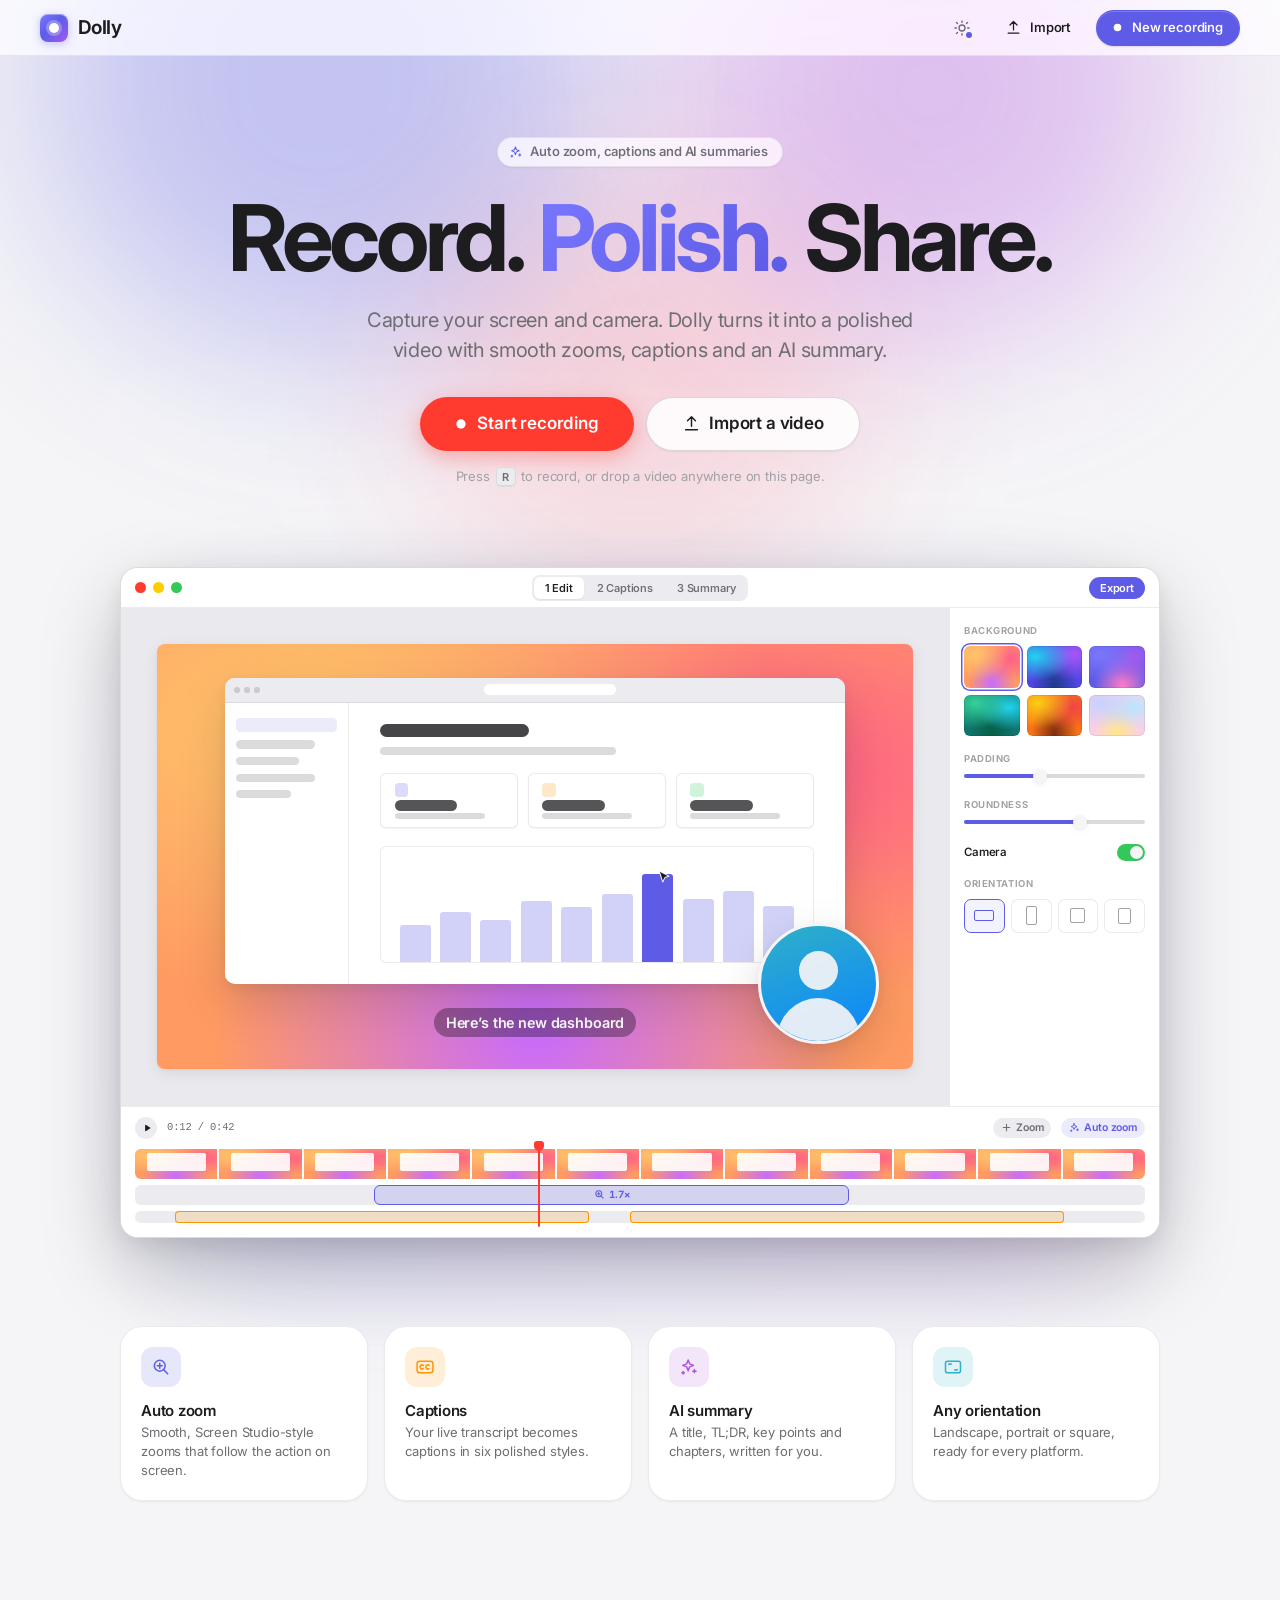
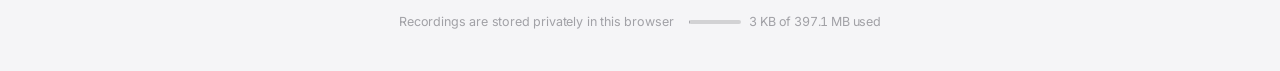
<file: public/index.html>
<!doctype html>
<html lang="en">
<head>
  <meta charset="utf-8">
  <meta name="viewport" content="width=device-width, initial-scale=1, viewport-fit=cover">
  <title>Dolly — Record, polish, share</title>
  <meta name="description" content="Dolly: record your screen and camera, polish it with zooms, captions and AI summaries, and share.">
  <meta name="theme-color" content="#f5f5f7" media="(prefers-color-scheme: light)">
  <meta name="theme-color" content="#000000" media="(prefers-color-scheme: dark)">
  <link rel="icon" href="data:image/svg+xml,%3Csvg xmlns='http://www.w3.org/2000/svg' viewBox='0 0 32 32'%3E%3Cdefs%3E%3ClinearGradient id='g' x1='0' y1='0' x2='1' y2='1'%3E%3Cstop offset='0' stop-color='%237a78ff'/%3E%3Cstop offset='.45' stop-color='%235e5ce6'/%3E%3Cstop offset='1' stop-color='%23a35bf0'/%3E%3C/linearGradient%3E%3C/defs%3E%3Crect width='32' height='32' rx='9' fill='url(%23g)'/%3E%3Ccircle cx='16' cy='16' r='6' fill='white'/%3E%3C/svg%3E">
  <link rel="preconnect" href="https://fonts.googleapis.com">
  <link rel="preconnect" href="https://fonts.gstatic.com" crossorigin>
  <link href="https://fonts.googleapis.com/css2?family=Inter:wght@400;500;600;700&display=swap" rel="stylesheet">
  <link rel="stylesheet" href="css/tokens.css">
  <link rel="stylesheet" href="css/base.css">
  <link rel="stylesheet" href="css/home.css">
  <link rel="stylesheet" href="css/record.css">
  <link rel="stylesheet" href="css/editor.css">
  <link rel="stylesheet" href="css/panels.css">
  <link rel="stylesheet" href="css/timeline.css">
  <link rel="stylesheet" href="css/export.css">
  <link rel="stylesheet" href="css/share.css">
</head>
<body>
  <div id="app"></div>
  <noscript>Dolly needs JavaScript enabled.</noscript>
  <script type="module" src="js/main.js"></script>
</body>
</html>
</file>
<file: public/css/tokens.css>
/* Dolly design tokens — Apple-inspired, light + dark.
   Every view stylesheet must use these variables; never hard-code colors. */

:root {
  color-scheme: light;

  /* Brand */
  --accent: #5e5ce6;            /* Dolly indigo */
  --accent-hover: #4f4dd9;
  --accent-pressed: #4341c4;
  --accent-soft: rgba(94, 92, 230, 0.12);
  --accent-softer: rgba(94, 92, 230, 0.07);
  --accent-contrast: #ffffff;
  --brand-gradient: linear-gradient(135deg, #7a78ff 0%, #5e5ce6 45%, #a35bf0 100%);

  /* System colors */
  --red: #ff3b30;
  --red-soft: rgba(255, 59, 48, 0.12);
  --orange: #ff9500;
  --yellow: #ffcc00;
  --green: #34c759;
  --green-soft: rgba(52, 199, 89, 0.14);
  --teal: #30b0c7;
  --blue: #0a84ff;
  --purple: #af52de;
  --pink: #ff2d55;

  /* Surfaces */
  --bg: #f5f5f7;                /* page */
  --bg-elevated: #ffffff;       /* cards, panels */
  --bg-sunken: #ececf0;         /* wells, tracks */
  --bg-hover: rgba(0, 0, 0, 0.04);
  --bg-active: rgba(0, 0, 0, 0.07);
  --material: rgba(255, 255, 255, 0.72);       /* frosted glass */
  --material-thick: rgba(255, 255, 255, 0.86);
  --scrim: rgba(0, 0, 0, 0.32);
  --stage: #e9e9ee;             /* behind the editor preview */

  /* Text */
  --text: #1d1d1f;
  --text-secondary: #6e6e73;
  --text-tertiary: #a1a1a6;
  --text-on-dark: #f5f5f7;

  /* Lines */
  --separator: rgba(0, 0, 0, 0.08);
  --separator-strong: rgba(0, 0, 0, 0.14);
  --focus-ring: 0 0 0 4px rgba(94, 92, 230, 0.28);

  /* Editor tracks */
  --track-zoom: #5e5ce6;
  --track-zoom-soft: rgba(94, 92, 230, 0.18);
  --track-caption: #ff9500;
  --track-caption-soft: rgba(255, 149, 0, 0.18);
  --playhead: #ff3b30;

  /* Elevation */
  --shadow-xs: 0 1px 2px rgba(0, 0, 0, 0.06);
  --shadow-sm: 0 1px 3px rgba(0, 0, 0, 0.06), 0 2px 8px rgba(0, 0, 0, 0.04);
  --shadow-md: 0 4px 16px rgba(0, 0, 0, 0.08), 0 1px 3px rgba(0, 0, 0, 0.05);
  --shadow-lg: 0 18px 50px rgba(0, 0, 0, 0.14), 0 4px 12px rgba(0, 0, 0, 0.06);
  --shadow-xl: 0 30px 80px rgba(0, 0, 0, 0.22), 0 8px 24px rgba(0, 0, 0, 0.08);

  /* Shape */
  --radius-xs: 6px;
  --radius-sm: 8px;
  --radius-md: 12px;
  --radius-lg: 16px;
  --radius-xl: 22px;
  --radius-2xl: 28px;
  --radius-pill: 999px;

  /* Spacing (4pt grid) */
  --space-1: 4px;
  --space-2: 8px;
  --space-3: 12px;
  --space-4: 16px;
  --space-5: 20px;
  --space-6: 24px;
  --space-8: 32px;
  --space-10: 40px;
  --space-12: 48px;
  --space-16: 64px;

  /* Type */
  --font: -apple-system, BlinkMacSystemFont, "SF Pro Text", "SF Pro Display", "Inter", "Helvetica Neue", system-ui, sans-serif;
  --font-display: -apple-system, BlinkMacSystemFont, "SF Pro Display", "Inter", "Helvetica Neue", system-ui, sans-serif;
  --font-mono: ui-monospace, "SF Mono", SFMono-Regular, Menlo, monospace;
  --text-xs: 11px;
  --text-sm: 13px;
  --text-md: 15px;
  --text-lg: 17px;
  --text-xl: 22px;
  --text-2xl: 28px;
  --text-3xl: 40px;
  --text-4xl: 56px;

  /* Motion */
  --ease: cubic-bezier(0.25, 0.1, 0.25, 1);
  --ease-out: cubic-bezier(0.16, 1, 0.3, 1);
  --ease-spring: cubic-bezier(0.34, 1.56, 0.64, 1);
  --dur-fast: 120ms;
  --dur: 220ms;
  --dur-slow: 420ms;

  /* Layout */
  --nav-height: 56px;
  --inspector-width: 340px;
}

@media (prefers-color-scheme: dark) {
  :root:not([data-theme="light"]) {
    color-scheme: dark;
    --accent: #7d7aff;
    --accent-hover: #8f8cff;
    --accent-pressed: #6c69f0;
    --accent-soft: rgba(125, 122, 255, 0.18);
    --accent-softer: rgba(125, 122, 255, 0.1);
    --red: #ff453a;
    --red-soft: rgba(255, 69, 58, 0.18);
    --orange: #ff9f0a;
    --green: #30d158;
    --green-soft: rgba(48, 209, 88, 0.18);
    --bg: #000000;
    --bg-elevated: #1c1c1e;
    --bg-sunken: #111113;
    --bg-hover: rgba(255, 255, 255, 0.06);
    --bg-active: rgba(255, 255, 255, 0.1);
    --material: rgba(28, 28, 30, 0.72);
    --material-thick: rgba(28, 28, 30, 0.88);
    --scrim: rgba(0, 0, 0, 0.55);
    --stage: #0b0b0d;
    --text: #f5f5f7;
    --text-secondary: #a1a1a6;
    --text-tertiary: #6e6e73;
    --separator: rgba(255, 255, 255, 0.09);
    --separator-strong: rgba(255, 255, 255, 0.16);
    --focus-ring: 0 0 0 4px rgba(125, 122, 255, 0.35);
    --track-zoom: #7d7aff;
    --track-zoom-soft: rgba(125, 122, 255, 0.24);
    --track-caption: #ff9f0a;
    --track-caption-soft: rgba(255, 159, 10, 0.22);
    --shadow-xs: 0 1px 2px rgba(0, 0, 0, 0.4);
    --shadow-sm: 0 1px 3px rgba(0, 0, 0, 0.4), 0 2px 8px rgba(0, 0, 0, 0.3);
    --shadow-md: 0 4px 16px rgba(0, 0, 0, 0.45), 0 1px 3px rgba(0, 0, 0, 0.3);
    --shadow-lg: 0 18px 50px rgba(0, 0, 0, 0.55), 0 4px 12px rgba(0, 0, 0, 0.35);
    --shadow-xl: 0 30px 80px rgba(0, 0, 0, 0.65), 0 8px 24px rgba(0, 0, 0, 0.4);
  }
}

:root[data-theme="dark"] {
  color-scheme: dark;
  --accent: #7d7aff;
  --accent-hover: #8f8cff;
  --accent-pressed: #6c69f0;
  --accent-soft: rgba(125, 122, 255, 0.18);
  --accent-softer: rgba(125, 122, 255, 0.1);
  --red: #ff453a;
  --red-soft: rgba(255, 69, 58, 0.18);
  --orange: #ff9f0a;
  --green: #30d158;
  --green-soft: rgba(48, 209, 88, 0.18);
  --bg: #000000;
  --bg-elevated: #1c1c1e;
  --bg-sunken: #111113;
  --bg-hover: rgba(255, 255, 255, 0.06);
  --bg-active: rgba(255, 255, 255, 0.1);
  --material: rgba(28, 28, 30, 0.72);
  --material-thick: rgba(28, 28, 30, 0.88);
  --scrim: rgba(0, 0, 0, 0.55);
  --stage: #0b0b0d;
  --text: #f5f5f7;
  --text-secondary: #a1a1a6;
  --text-tertiary: #6e6e73;
  --separator: rgba(255, 255, 255, 0.09);
  --separator-strong: rgba(255, 255, 255, 0.16);
  --focus-ring: 0 0 0 4px rgba(125, 122, 255, 0.35);
  --track-zoom: #7d7aff;
  --track-zoom-soft: rgba(125, 122, 255, 0.24);
  --track-caption: #ff9f0a;
  --track-caption-soft: rgba(255, 159, 10, 0.22);
  --shadow-xs: 0 1px 2px rgba(0, 0, 0, 0.4);
  --shadow-sm: 0 1px 3px rgba(0, 0, 0, 0.4), 0 2px 8px rgba(0, 0, 0, 0.3);
  --shadow-md: 0 4px 16px rgba(0, 0, 0, 0.45), 0 1px 3px rgba(0, 0, 0, 0.3);
  --shadow-lg: 0 18px 50px rgba(0, 0, 0, 0.55), 0 4px 12px rgba(0, 0, 0, 0.35);
  --shadow-xl: 0 30px 80px rgba(0, 0, 0, 0.65), 0 8px 24px rgba(0, 0, 0, 0.4);
}
</file>
<file: public/css/base.css>
/* Dolly base: reset, typography and shared components.
   View-specific styles live in home.css / record.css / editor.css. */

*, *::before, *::after { box-sizing: border-box; }
html, body { height: 100%; }
body {
  margin: 0;
  background: var(--bg);
  color: var(--text);
  font-family: var(--font);
  font-size: var(--text-md);
  line-height: 1.47;
  letter-spacing: -0.011em;
  -webkit-font-smoothing: antialiased;
  -moz-osx-font-smoothing: grayscale;
  text-rendering: optimizeLegibility;
}
img, svg, video, canvas { display: block; max-width: 100%; }
button, input, select, textarea { font: inherit; color: inherit; letter-spacing: inherit; }
button { cursor: pointer; }
a { color: var(--accent); text-decoration: none; }
a:hover { text-decoration: underline; }
h1, h2, h3, h4 { margin: 0; font-family: var(--font-display); font-weight: 600; letter-spacing: -0.022em; line-height: 1.12; }
p { margin: 0; }
::selection { background: var(--accent-soft); }
:focus-visible { outline: none; box-shadow: var(--focus-ring); }
[hidden] { display: none !important; }

#app { min-height: 100%; }

/* Scrollbars */
* { scrollbar-width: thin; scrollbar-color: var(--separator-strong) transparent; }
*::-webkit-scrollbar { width: 10px; height: 10px; }
*::-webkit-scrollbar-thumb { background: var(--separator-strong); border-radius: 10px; border: 3px solid transparent; background-clip: content-box; }

/* Type helpers */
.t-display { font-family: var(--font-display); font-size: var(--text-4xl); font-weight: 700; letter-spacing: -0.035em; line-height: 1.05; }
.t-title { font-size: var(--text-2xl); font-weight: 600; letter-spacing: -0.025em; }
.t-headline { font-size: var(--text-lg); font-weight: 600; letter-spacing: -0.02em; }
.t-body { font-size: var(--text-md); }
.t-caption { font-size: var(--text-sm); color: var(--text-secondary); }
.t-micro { font-size: var(--text-xs); color: var(--text-tertiary); text-transform: uppercase; letter-spacing: 0.06em; font-weight: 600; }
.t-mono { font-family: var(--font-mono); font-variant-numeric: tabular-nums; }
.t-secondary { color: var(--text-secondary); }
.t-gradient { background: var(--brand-gradient); -webkit-background-clip: text; background-clip: text; color: transparent; }

/* Logo */
.logo { display: inline-flex; align-items: center; gap: 10px; color: var(--text); font-weight: 650; font-size: 19px; letter-spacing: -0.03em; text-decoration: none !important; }
.logo-mark { width: 28px; height: 28px; border-radius: 8px; background: var(--brand-gradient); display: grid; place-items: center; box-shadow: 0 2px 8px rgba(94, 92, 230, 0.35), inset 0 1px 0 rgba(255,255,255,0.35); }
.logo-mark::after { content: ""; width: 10px; height: 10px; border-radius: 50%; background: #fff; box-shadow: 0 0 0 3px rgba(255,255,255,0.28); }

/* Frosted nav */
.nav {
  position: sticky; top: 0; z-index: 50;
  height: var(--nav-height);
  display: flex; align-items: center; gap: var(--space-4);
  padding: 0 var(--space-6);
  background: var(--material);
  backdrop-filter: saturate(180%) blur(20px);
  -webkit-backdrop-filter: saturate(180%) blur(20px);
  border-bottom: 1px solid var(--separator);
}
.nav-spacer { flex: 1; }

/* Buttons */
.btn {
  --btn-h: 36px;
  display: inline-flex; align-items: center; justify-content: center; gap: 8px;
  height: var(--btn-h); padding: 0 16px;
  border-radius: var(--radius-pill);
  border: 1px solid transparent;
  background: var(--bg-elevated);
  color: var(--text);
  font-size: var(--text-sm); font-weight: 560;
  white-space: nowrap; user-select: none;
  transition: background var(--dur-fast) var(--ease), transform var(--dur-fast) var(--ease), box-shadow var(--dur) var(--ease), opacity var(--dur) var(--ease), color var(--dur-fast) var(--ease);
}
.btn:active:not(:disabled) { transform: scale(0.97); }
.btn:disabled { opacity: 0.45; cursor: not-allowed; }
.btn svg { flex: none; }
.btn-sm { --btn-h: 30px; padding: 0 12px; font-size: 12.5px; }
.btn-lg { --btn-h: 46px; padding: 0 22px; font-size: var(--text-md); }
.btn-xl { --btn-h: 54px; padding: 0 28px; font-size: var(--text-lg); font-weight: 600; }
.btn-primary { background: var(--accent); color: var(--accent-contrast); box-shadow: 0 1px 2px rgba(0,0,0,0.12), inset 0 1px 0 rgba(255,255,255,0.18); }
.btn-primary:hover:not(:disabled) { background: var(--accent-hover); }
.btn-primary:active:not(:disabled) { background: var(--accent-pressed); }
.btn-secondary { background: var(--bg-elevated); border-color: var(--separator-strong); box-shadow: var(--shadow-xs); }
.btn-secondary:hover:not(:disabled) { background: var(--bg-hover); }
.btn-tinted { background: var(--accent-soft); color: var(--accent); }
.btn-tinted:hover:not(:disabled) { background: var(--accent-soft); filter: brightness(0.97); }
.btn-ghost { background: transparent; }
.btn-ghost:hover:not(:disabled) { background: var(--bg-hover); }
.btn-danger { background: var(--red); color: #fff; }
.btn-danger:hover:not(:disabled) { filter: brightness(0.95); }
.btn-record { background: var(--red); color: #fff; box-shadow: 0 6px 20px rgba(255, 59, 48, 0.35); }
.btn-record:hover:not(:disabled) { filter: brightness(1.05); }
.btn-icon { width: var(--btn-h); padding: 0; border-radius: 50%; }
.btn-icon.btn-square { border-radius: var(--radius-sm); }
.btn-block { width: 100%; }

/* Cards & panels */
.card { background: var(--bg-elevated); border-radius: var(--radius-lg); box-shadow: var(--shadow-sm); border: 1px solid var(--separator); }
.panel-section { padding: var(--space-5); border-bottom: 1px solid var(--separator); }
.panel-section:last-child { border-bottom: 0; }
.section-title { font-size: var(--text-xs); font-weight: 650; color: var(--text-secondary); text-transform: uppercase; letter-spacing: 0.06em; margin-bottom: var(--space-3); display: flex; align-items: center; justify-content: space-between; }

/* Forms */
.field { display: flex; flex-direction: column; gap: 6px; }
.field + .field { margin-top: var(--space-4); }
.label { font-size: var(--text-sm); font-weight: 560; color: var(--text); display: flex; justify-content: space-between; align-items: center; }
.label .value { color: var(--text-secondary); font-weight: 500; font-variant-numeric: tabular-nums; }
.input, .select, .textarea {
  width: 100%; height: 36px; padding: 0 12px;
  background: var(--bg-sunken); border: 1px solid transparent; border-radius: var(--radius-sm);
  font-size: var(--text-sm); color: var(--text);
  transition: border-color var(--dur-fast), box-shadow var(--dur-fast), background var(--dur-fast);
}
.textarea { height: auto; min-height: 80px; padding: 10px 12px; resize: vertical; line-height: 1.5; }
.input:focus, .select:focus, .textarea:focus { outline: none; background: var(--bg-elevated); border-color: var(--accent); box-shadow: var(--focus-ring); }
.select { appearance: none; -webkit-appearance: none; padding-right: 32px; cursor: pointer;
  background-image: url("data:image/svg+xml,%3Csvg xmlns='http://www.w3.org/2000/svg' width='12' height='12' viewBox='0 0 24 24' fill='none' stroke='%238e8e93' stroke-width='2.5' stroke-linecap='round' stroke-linejoin='round'%3E%3Cpath d='m6 9 6 6 6-6'/%3E%3C/svg%3E");
  background-repeat: no-repeat; background-position: right 12px center; }

/* Segmented control (Apple style) */
.segmented { display: flex; padding: 2px; gap: 2px; background: var(--bg-sunken); border-radius: 9px; position: relative; }
.segmented button {
  flex: 1; min-width: 0; height: 28px; padding: 0 10px; border: 0; border-radius: 7px;
  background: transparent; color: var(--text-secondary);
  font-size: 12.5px; font-weight: 560;
  display: inline-flex; align-items: center; justify-content: center; gap: 6px;
  transition: background var(--dur) var(--ease), color var(--dur) var(--ease), box-shadow var(--dur) var(--ease);
}
.segmented button:hover { color: var(--text); }
.segmented button.active, .segmented button[aria-pressed="true"] { background: var(--bg-elevated); color: var(--text); box-shadow: 0 1px 3px rgba(0,0,0,0.12), 0 0 0 0.5px rgba(0,0,0,0.04); }
.segmented.lg button { height: 34px; font-size: var(--text-sm); }

/* Switch */
.switch { position: relative; width: 42px; height: 26px; flex: none; display: inline-block; }
.switch input { position: absolute; inset: 0; opacity: 0; margin: 0; cursor: pointer; z-index: 1; }
.switch span { position: absolute; inset: 0; background: var(--separator-strong); border-radius: 26px; transition: background var(--dur) var(--ease); }
.switch span::after { content: ""; position: absolute; width: 22px; height: 22px; top: 2px; left: 2px; border-radius: 50%; background: #fff; box-shadow: 0 2px 6px rgba(0,0,0,0.2); transition: transform var(--dur) var(--ease-out); }
.switch input:checked + span { background: var(--green); }
.switch input:checked + span::after { transform: translateX(16px); }
.switch input:focus-visible + span { box-shadow: var(--focus-ring); }
.toggle-row { display: flex; align-items: center; justify-content: space-between; gap: var(--space-3); min-height: 32px; font-size: var(--text-sm); font-weight: 520; }
.toggle-row + .toggle-row { margin-top: var(--space-2); }

/* Range slider */
input[type="range"].slider { -webkit-appearance: none; appearance: none; width: 100%; height: 22px; background: transparent; cursor: pointer; --fill: 50%; }
input[type="range"].slider::-webkit-slider-runnable-track { height: 4px; border-radius: 4px; background: linear-gradient(to right, var(--accent) var(--fill), var(--separator-strong) var(--fill)); }
input[type="range"].slider::-webkit-slider-thumb { -webkit-appearance: none; width: 20px; height: 20px; margin-top: -8px; border-radius: 50%; background: #fff; box-shadow: 0 1px 4px rgba(0,0,0,0.25), 0 0 0 0.5px rgba(0,0,0,0.08); transition: transform var(--dur-fast); }
input[type="range"].slider:active::-webkit-slider-thumb { transform: scale(1.1); }
input[type="range"].slider::-moz-range-track { height: 4px; border-radius: 4px; background: var(--separator-strong); }
input[type="range"].slider::-moz-range-progress { height: 4px; border-radius: 4px; background: var(--accent); }
input[type="range"].slider::-moz-range-thumb { width: 20px; height: 20px; border: 0; border-radius: 50%; background: #fff; box-shadow: 0 1px 4px rgba(0,0,0,0.25); }

/* Chips, badges, kbd */
.chip { display: inline-flex; align-items: center; gap: 6px; height: 28px; padding: 0 12px; border-radius: var(--radius-pill); background: var(--bg-sunken); color: var(--text-secondary); font-size: 12.5px; font-weight: 560; border: 1px solid transparent; }
.chip.active { background: var(--accent-soft); color: var(--accent); }
.badge { display: inline-flex; align-items: center; gap: 4px; height: 20px; padding: 0 8px; border-radius: var(--radius-pill); font-size: 11px; font-weight: 650; background: var(--bg-sunken); color: var(--text-secondary); letter-spacing: 0.01em; }
.badge-accent { background: var(--accent-soft); color: var(--accent); }
.badge-red { background: var(--red-soft); color: var(--red); }
.badge-green { background: var(--green-soft); color: var(--green); }
.kbd { display: inline-flex; align-items: center; justify-content: center; min-width: 20px; height: 20px; padding: 0 5px; border-radius: 5px; font: 600 11px var(--font); color: var(--text-secondary); background: var(--bg-sunken); border: 1px solid var(--separator); border-bottom-width: 2px; }

/* Swatches (backgrounds, colors) */
.swatch-grid { display: grid; grid-template-columns: repeat(6, 1fr); gap: 8px; }
.swatch { aspect-ratio: 1; border-radius: 10px; border: 0; padding: 0; position: relative; box-shadow: inset 0 0 0 1px rgba(0,0,0,0.08); transition: transform var(--dur-fast) var(--ease); background-size: cover; background-position: center; }
.swatch:hover { transform: scale(1.06); }
.swatch.active { box-shadow: 0 0 0 2px var(--bg-elevated), 0 0 0 4px var(--accent); }

/* Option cards (caption styles, aspect ratios, sources) */
.option-grid { display: grid; grid-template-columns: repeat(2, 1fr); gap: 10px; }
.option-card { display: flex; flex-direction: column; gap: 8px; padding: 10px; border-radius: var(--radius-md); background: var(--bg-elevated); border: 1px solid var(--separator); text-align: left; transition: border-color var(--dur-fast), box-shadow var(--dur), transform var(--dur-fast); }
.option-card:hover { border-color: var(--separator-strong); box-shadow: var(--shadow-sm); }
.option-card.active { border-color: var(--accent); box-shadow: 0 0 0 3px var(--accent-soft); }
.option-card .option-title { font-size: var(--text-sm); font-weight: 600; }
.option-card .option-desc { font-size: 12px; color: var(--text-secondary); line-height: 1.35; }

/* Components with their own box-shadow replace the global :focus-visible ring; restore it.
   Must come after the component rules above so it wins at equal specificity. */
.btn:focus-visible,
.swatch:focus-visible,
.option-card:focus-visible,
.segmented button:focus-visible { box-shadow: var(--focus-ring); }
.swatch.active:focus-visible { box-shadow: 0 0 0 2px var(--bg-elevated), 0 0 0 4px var(--accent), 0 0 0 8px var(--accent-soft); }

/* Modal */
.modal-backdrop { position: fixed; inset: 0; z-index: 200; background: var(--scrim); backdrop-filter: blur(8px); -webkit-backdrop-filter: blur(8px); display: grid; place-items: center; padding: var(--space-6); animation: fade-in var(--dur) var(--ease) both; }
.modal { width: min(520px, 100%); max-height: calc(100vh - 48px); overflow: auto; background: var(--bg-elevated); border-radius: var(--radius-xl); box-shadow: var(--shadow-xl); border: 1px solid var(--separator); animation: modal-in var(--dur-slow) var(--ease-out) both; }
.modal-header { padding: var(--space-6) var(--space-6) 0; display: flex; align-items: flex-start; justify-content: space-between; gap: var(--space-4); }
.modal-header h2 { font-size: var(--text-xl); }
.modal-header p { margin-top: 4px; color: var(--text-secondary); font-size: var(--text-sm); }
.modal-body { padding: var(--space-6); }
.modal-body:empty { padding: var(--space-6) 0 0; } /* confirm-only dialogs: a header-to-footer spacer, not a 48px band */
.modal-footer { padding: 0 var(--space-6) var(--space-6); display: flex; justify-content: flex-end; gap: var(--space-2); }

/* Popover menu */
.menu { position: fixed; z-index: 300; min-width: 200px; padding: 6px; background: var(--material-thick); backdrop-filter: saturate(180%) blur(24px); -webkit-backdrop-filter: saturate(180%) blur(24px); border-radius: var(--radius-md); border: 1px solid var(--separator); box-shadow: var(--shadow-lg); animation: pop-in var(--dur) var(--ease-out) both; }
.menu button { width: 100%; display: flex; align-items: center; gap: 10px; padding: 8px 10px; border: 0; border-radius: 7px; background: transparent; font-size: var(--text-sm); text-align: left; color: var(--text); }
.menu button:hover { background: var(--accent); color: #fff; }
.menu button.danger { color: var(--red); }
.menu button.danger:hover { background: var(--red); color: #fff; }
.menu button:focus-visible { background: var(--accent); color: #fff; box-shadow: none; }
.menu button.danger:focus-visible { background: var(--red); color: #fff; }
.menu hr { border: 0; height: 1px; background: var(--separator); margin: 5px 4px; }

/* Toasts */
.toast-stack { position: fixed; left: 50%; bottom: 28px; transform: translateX(-50%); z-index: 400; display: flex; flex-direction: column; align-items: center; gap: 8px; pointer-events: none; }
.toast { pointer-events: auto; display: flex; align-items: center; gap: 10px; padding: 10px 16px; border-radius: var(--radius-pill); background: rgba(29, 29, 31, 0.92); color: #f5f5f7; font-size: var(--text-sm); font-weight: 520; box-shadow: var(--shadow-lg); backdrop-filter: blur(20px); animation: toast-in var(--dur-slow) var(--ease-out) both; }
.toast.leaving { animation: toast-out var(--dur) var(--ease) both; }
.toast .toast-icon { display: grid; place-items: center; }
.toast.success .toast-icon { color: var(--green); }
.toast.error .toast-icon { color: var(--red); }
/* Persistent toasts (duration <= 0) carry a dismiss button. Toasts are dark in both themes,
   so it follows the toast's own text color. */
.toast.is-persistent { padding-right: 8px; }
.toast .toast-close { --btn-h: 26px; flex: none; background: transparent; color: inherit; opacity: 0.7; }
.toast .toast-close:hover:not(:disabled) { background: color-mix(in srgb, currentColor 14%, transparent); opacity: 1; }

/* Tooltip: <button data-tip="Undo" data-tip-pos="bottom"> */
[data-tip] { position: relative; }
[data-tip]:hover::after {
  content: attr(data-tip); position: absolute; left: 50%; bottom: calc(100% + 8px); transform: translateX(-50%);
  white-space: nowrap; padding: 5px 9px; border-radius: 7px; background: rgba(29,29,31,0.94); color: #f5f5f7;
  font-size: 11.5px; font-weight: 520; letter-spacing: 0; pointer-events: none; z-index: 500; box-shadow: var(--shadow-md);
  animation: fade-in var(--dur-fast) var(--ease) 350ms both;
}
[data-tip][data-tip-pos="bottom"]:hover::after { bottom: auto; top: calc(100% + 8px); }

/* Progress & loading */
.spinner { width: 18px; height: 18px; border-radius: 50%; border: 2px solid var(--separator-strong); border-top-color: var(--accent); animation: spin 0.8s linear infinite; flex: none; }
.progress { height: 6px; border-radius: 6px; background: var(--bg-sunken); overflow: hidden; }
.progress > div { height: 100%; background: var(--brand-gradient); border-radius: inherit; transition: width var(--dur) var(--ease); }
.skeleton { background: linear-gradient(90deg, var(--bg-sunken) 0%, var(--bg-hover) 50%, var(--bg-sunken) 100%); background-size: 200% 100%; animation: shimmer 1.4s ease-in-out infinite; border-radius: var(--radius-sm); }

/* Empty state */
.empty-state { display: flex; flex-direction: column; align-items: center; text-align: center; gap: var(--space-3); padding: var(--space-12) var(--space-6); color: var(--text-secondary); }
.empty-state .empty-icon { width: 56px; height: 56px; border-radius: 16px; display: grid; place-items: center; background: var(--accent-soft); color: var(--accent); margin-bottom: var(--space-2); }
.empty-state h3 { color: var(--text); font-size: var(--text-lg); }

.divider { height: 1px; background: var(--separator); border: 0; margin: var(--space-4) 0; }
.row { display: flex; align-items: center; gap: var(--space-2); }
.grow { flex: 1; min-width: 0; }
.sr-only { position: absolute; width: 1px; height: 1px; overflow: hidden; clip: rect(0 0 0 0); white-space: nowrap; }

/* Keyframes */
@keyframes spin { to { transform: rotate(360deg); } }
@keyframes fade-in { from { opacity: 0; } to { opacity: 1; } }
@keyframes modal-in { from { opacity: 0; transform: translateY(12px) scale(0.97); } to { opacity: 1; transform: none; } }
@keyframes pop-in { from { opacity: 0; transform: scale(0.96); } to { opacity: 1; transform: none; } }
@keyframes toast-in { from { opacity: 0; transform: translateY(16px) scale(0.96); } to { opacity: 1; transform: none; } }
@keyframes toast-out { to { opacity: 0; transform: translateY(8px) scale(0.98); } }
@keyframes shimmer { from { background-position: 200% 0; } to { background-position: -200% 0; } }
@keyframes pulse-rec { 0%, 100% { opacity: 1; } 50% { opacity: 0.35; } }
@keyframes rise-in { from { opacity: 0; transform: translateY(14px); } to { opacity: 1; transform: none; } }

@media (prefers-reduced-motion: reduce) {
  *, *::before, *::after { animation-duration: 1ms !important; animation-iteration-count: 1 !important; transition-duration: 1ms !important; }
}
</file>
<file: public/css/home.css>
/* Home / library view. Every class is prefixed .home-* (see ARCHITECTURE.md). */

.home {
  --home-max: 1200px;
  --home-gutter: var(--space-6);
  --home-glow-opacity: 0.32;
  position: relative;
  min-height: 100vh;
  min-height: 100dvh;
  display: flex;
  flex-direction: column;
  isolation: isolate;
}
.home a.btn:hover { text-decoration: none; }

/* ---------- Ambient glow (CSS-only mesh) ---------- */

.home-glow {
  position: absolute; top: 0; left: 0; right: 0;
  height: 1000px;
  overflow: hidden;
  pointer-events: none;
  z-index: -1;
  -webkit-mask-image: linear-gradient(to bottom, black 35%, transparent 100%);
  mask-image: linear-gradient(to bottom, black 35%, transparent 100%);
  transition: opacity var(--dur-slow) var(--ease), height var(--dur-slow) var(--ease);
}
.home[data-state="library"] .home-glow,
.home[data-state="loading"] .home-glow,
.home[data-state="error"] .home-glow { height: 480px; opacity: 0.5; }
.home-glow-blob {
  position: absolute;
  border-radius: 50%;
  filter: blur(90px);
  opacity: var(--home-glow-opacity);
  will-change: transform;
}
.home-glow-a { width: 560px; height: 560px; top: -200px; left: calc(50% - 600px); background: var(--accent); animation: home-drift-a 22s ease-in-out infinite alternate; }
.home-glow-b { width: 500px; height: 500px; top: -160px; left: calc(50% + 40px); background: var(--purple); animation: home-drift-b 27s ease-in-out infinite alternate; }
.home-glow-c { width: 440px; height: 440px; top: 180px; left: calc(50% - 220px); background: var(--pink); opacity: calc(var(--home-glow-opacity) * 0.55); animation: home-drift-c 31s ease-in-out infinite alternate; }

@keyframes home-drift-a { from { transform: translate3d(0, 0, 0) scale(1); } to { transform: translate3d(90px, 50px, 0) scale(1.12); } }
@keyframes home-drift-b { from { transform: translate3d(0, 0, 0) scale(1.05); } to { transform: translate3d(-80px, 70px, 0) scale(0.95); } }
@keyframes home-drift-c { from { transform: translate3d(-40px, 0, 0) scale(0.95); } to { transform: translate3d(60px, -50px, 0) scale(1.1); } }

/* ---------- Nav ---------- */

.home-nav {
  gap: var(--space-2);
  padding-inline: max(var(--home-gutter), calc((100% - var(--home-max)) / 2));
}
.home-nav .logo { margin-right: var(--space-4); flex: none; }
.home-nav-btn { flex: none; }
.home-nav-new svg { margin-left: -2px; }

.home-search { position: relative; display: flex; align-items: center; flex: 0 1 248px; min-width: 0; margin-right: var(--space-2); }
.home-search-icon { position: absolute; left: 10px; display: grid; color: var(--text-tertiary); pointer-events: none; }
.home-search-input.input { height: 32px; padding: 0 32px; border-radius: 9px; background: var(--bg-hover); }
.home-search-input.input:hover { background: var(--bg-active); }
.home-search-input.input:focus { background: var(--bg-elevated); }
.home-search-input::-webkit-search-cancel-button,
.home-search-input::-webkit-search-decoration { -webkit-appearance: none; appearance: none; display: none; }
.home-search-input::placeholder { color: var(--text-tertiary); }
.home-search-kbd { position: absolute; right: 7px; height: 18px; min-width: 18px; font-size: 10.5px; pointer-events: none; transition: opacity var(--dur-fast) var(--ease); }
.home-search:focus-within .home-search-kbd { opacity: 0; }
.home-search-clear {
  position: absolute; right: 7px;
  width: 18px; height: 18px; padding: 0; border: 0; border-radius: 50%;
  display: grid; place-items: center;
  background: var(--text-tertiary); color: var(--bg-elevated);
  transition: background var(--dur-fast) var(--ease);
}
.home-search-clear:hover { background: var(--text-secondary); }

.home-theme { color: var(--text-secondary); flex: none; }
.home-theme:hover:not(:disabled) { color: var(--text); }
.home-theme.is-auto::before {
  content: ""; position: absolute; right: 7px; bottom: 7px;
  width: 6px; height: 6px; border-radius: 50%;
  background: var(--accent); box-shadow: 0 0 0 2px var(--bg);
}

/* ---------- Layout ---------- */

.home-main {
  flex: 1;
  width: 100%;
  max-width: calc(var(--home-max) + 2 * var(--home-gutter));
  margin: 0 auto;
  padding: 0 var(--home-gutter) var(--space-12);
}
.home-rise { animation: rise-in 720ms var(--ease-out) both; }

/* ---------- Interrupted-recording banner ---------- */

.home-recover-host {
  width: 100%;
  max-width: calc(var(--home-max) + 2 * var(--home-gutter));
  margin: 0 auto;
  padding: var(--space-5) var(--home-gutter) 0;
}
.home-recover {
  display: flex;
  align-items: center;
  gap: var(--space-3) var(--space-4);
  padding: var(--space-3) var(--space-3) var(--space-3) var(--space-4);
  border-radius: var(--radius-lg);
  background: var(--material-thick);
  -webkit-backdrop-filter: saturate(180%) blur(20px);
  backdrop-filter: saturate(180%) blur(20px);
  border: 1px solid var(--separator);
  box-shadow: var(--shadow-sm);
}
.home-recover-icon {
  flex: none;
  width: 36px;
  height: 36px;
  border-radius: 50%;
  display: grid;
  place-items: center;
  color: var(--orange);
  background: color-mix(in srgb, var(--orange) 15%, transparent);
}
.home-recover-text { flex: 1; min-width: 0; }
.home-recover-title { font-size: var(--text-md); letter-spacing: -0.012em; line-height: 1.3; }
.home-recover-sub { margin-top: 2px; font-size: var(--text-sm); color: var(--text-secondary); }
.home-recover-actions { flex: none; display: flex; align-items: center; gap: var(--space-2); }
.home-recover-go { gap: 6px; }
.home-recover-spinner { width: 13px; height: 13px; border-width: 1.5px; border-color: color-mix(in srgb, currentColor 25%, transparent); border-top-color: currentColor; }

/* Toasts with an action (e.g. "Recovered … Open"); the toast itself lives in <body>. */
.home-toast-msg { display: inline-flex; flex-wrap: wrap; align-items: center; gap: var(--space-2) var(--space-3); }

/* ---------- Empty state: hero ---------- */

.home-empty { padding-bottom: var(--space-8); }
.home-hero { display: flex; flex-direction: column; align-items: center; text-align: center; padding-top: clamp(48px, 9vh, 104px); }
.home-eyebrow {
  display: inline-flex; align-items: center; gap: 7px;
  height: 30px; padding: 0 14px 0 11px;
  border-radius: var(--radius-pill);
  background: var(--material); border: 1px solid var(--separator); box-shadow: var(--shadow-xs);
  -webkit-backdrop-filter: saturate(180%) blur(12px); backdrop-filter: saturate(180%) blur(12px);
  color: var(--text-secondary); font-size: var(--text-sm); font-weight: 560;
}
.home-eyebrow svg { color: var(--accent); }
.home-hero-title {
  margin-top: var(--space-6);
  font-family: var(--font-display);
  font-size: clamp(44px, 8.4vw, 92px);
  font-weight: 700;
  letter-spacing: -0.048em;
  line-height: 1.02;
  text-wrap: balance;
}
.home-hero-accent {
  background: var(--brand-gradient);
  background-size: 200% 200%;
  -webkit-background-clip: text; background-clip: text;
  -webkit-text-fill-color: transparent; color: transparent;
  padding: 0 0.02em 0.06em;
  animation: home-sheen 9s ease-in-out infinite alternate;
}
@keyframes home-sheen { from { background-position: 0% 50%; } to { background-position: 100% 50%; } }
.home-hero-sub {
  margin-top: var(--space-5);
  max-width: 600px;
  font-size: clamp(17px, 1.7vw, 20px);
  line-height: 1.5;
  letter-spacing: -0.016em;
  color: var(--text-secondary);
  text-wrap: pretty;
}
.home-hero-ctas { margin-top: var(--space-8); display: flex; flex-wrap: wrap; justify-content: center; gap: var(--space-3); }
.home-cta { min-width: 214px; }
.home-cta.btn-record svg { margin-left: -2px; }
.home-cta.btn-secondary { background: var(--material-thick); -webkit-backdrop-filter: blur(12px); backdrop-filter: blur(12px); }
.home-cta.btn-secondary:hover:not(:disabled) { background: var(--bg-elevated); }
.home-hero-hint { margin-top: var(--space-4); font-size: var(--text-sm); color: var(--text-tertiary); }
.home-hero-hint .kbd { margin: 0 2px; }

/* ---------- Empty state: feature tiles ---------- */

.home-features {
  list-style: none;
  margin: clamp(48px, 7vw, 88px) auto 0;
  padding: 0;
  max-width: 1040px;
  display: grid;
  grid-template-columns: repeat(4, minmax(0, 1fr));
  gap: var(--space-4);
}
.home-feature {
  padding: var(--space-5);
  border-radius: var(--radius-xl);
  background: var(--bg-elevated);
  border: 1px solid var(--separator);
  box-shadow: var(--shadow-xs);
}
.home-feature-icon {
  width: 40px; height: 40px; border-radius: 12px;
  display: grid; place-items: center;
  margin-bottom: var(--space-4);
  color: var(--home-tint);
  background: var(--accent-soft);
  background: color-mix(in srgb, var(--home-tint) 15%, transparent);
}
.home-feature-title { font-size: var(--text-md); font-weight: 600; letter-spacing: -0.015em; }
.home-feature-text { margin-top: 4px; font-size: var(--text-sm); line-height: 1.45; color: var(--text-secondary); }

.home-tint-accent { --home-tint: var(--accent); }
.home-tint-orange { --home-tint: var(--orange); }
.home-tint-purple { --home-tint: var(--purple); }
.home-tint-teal { --home-tint: var(--teal); }
.home-tint-green { --home-tint: var(--green); }

/* ---------- Empty state: faux editor window ---------- */

.home-mock-wrap { position: relative; width: 100%; max-width: 1040px; margin: clamp(48px, 7vw, 80px) auto 0; }
.home-mock-wrap::before {
  content: ""; position: absolute; inset: 10% 6% -3%; z-index: -1;
  border-radius: 48px;
  background: var(--brand-gradient);
  filter: blur(64px);
  opacity: 0.26;
}
.home-mock {
  border-radius: 18px;
  background: var(--bg-elevated);
  border: 1px solid var(--separator-strong);
  box-shadow: var(--shadow-xl);
  overflow: hidden;
  user-select: none;
}

.home-mock-bar {
  height: 40px;
  display: grid; grid-template-columns: 1fr auto 1fr; align-items: center;
  padding: 0 14px;
  background: var(--material-thick);
  border-bottom: 1px solid var(--separator);
}
.home-mock-lights { display: flex; gap: 7px; }
.home-mock-lights i { width: 11px; height: 11px; border-radius: 50%; background: var(--red); }
.home-mock-lights i:nth-child(2) { background: var(--yellow); }
.home-mock-lights i:nth-child(3) { background: var(--green); }
.home-mock-steps { display: flex; gap: 2px; padding: 2px; border-radius: 8px; background: var(--bg-sunken); font-size: 11px; font-weight: 560; color: var(--text-secondary); }
.home-mock-steps span { padding: 3px 11px; border-radius: 6px; white-space: nowrap; }
.home-mock-steps .is-active { background: var(--bg-elevated); color: var(--text); box-shadow: var(--shadow-xs); }
.home-mock-bar-end { justify-self: end; display: flex; align-items: center; }
.home-mock-export {
  display: inline-flex; align-items: center; height: 22px; padding: 0 11px;
  border-radius: var(--radius-pill); background: var(--accent); color: var(--accent-contrast);
  font-size: 11px; font-weight: 600;
}

.home-mock-main { display: grid; grid-template-columns: minmax(0, 1fr) 210px; }
.home-mock-stage { display: grid; place-items: center; padding: clamp(14px, 3.2vw, 36px); background: var(--stage); }

.home-mock-canvas {
  position: relative;
  width: 100%;
  aspect-ratio: 16 / 9;
  border-radius: 8px;
  overflow: hidden;
  container-type: inline-size;
  box-shadow: var(--shadow-md);
}

/* The "recorded" app window inside the output frame. */
.home-mock-screen {
  position: absolute; left: 9%; right: 9%; top: 8%; bottom: 20%;
  border-radius: 8px; border-radius: 1.3cqw;
  overflow: hidden;
  background: var(--bg-elevated);
  box-shadow: var(--shadow-lg);
}
.home-mock-zoomer {
  position: absolute; inset: 0;
  transform-origin: 0 0;
  animation: home-mock-zoom 10s infinite;
}
/* Crop is clamped inside the frame, like the renderer: focus (70%, 66%) at 1.7x. */
@keyframes home-mock-zoom {
  0%, 20% { transform: scale(1) translate(0, 0); animation-timing-function: cubic-bezier(0.65, 0, 0.35, 1); }
  32%, 62% { transform: scale(1.7) translate(-40.6%, -36.6%); animation-timing-function: cubic-bezier(0.65, 0, 0.35, 1); }
  74%, 100% { transform: scale(1) translate(0, 0); }
}
.home-mock-zoomer > * { position: absolute; }

.home-mock-appbar {
  left: 0; right: 0; top: 0; height: 8%;
  display: flex; align-items: center; gap: 0.6cqw; padding: 0 1.2cqw;
  background: var(--bg-sunken);
  border-bottom: 1px solid var(--separator);
}
.home-mock-appbar i { width: 0.75cqw; height: 0.75cqw; border-radius: 50%; background: var(--separator-strong); }
.home-mock-appbar b { margin-left: auto; margin-right: auto; width: 22%; height: 46%; border-radius: var(--radius-pill); background: var(--bg-elevated); }

.home-mock-side {
  left: 0; top: 8%; bottom: 0; width: 20%;
  display: flex; flex-direction: column; gap: 1.1cqw;
  padding: 2cqw 1.4cqw;
  border-right: 1px solid var(--separator);
}
.home-mock-side i { height: 1.1cqw; width: 78%; border-radius: var(--radius-pill); background: var(--separator-strong); }
.home-mock-side i:nth-child(3) { width: 62%; }
.home-mock-side i:nth-child(5) { width: 54%; }
.home-mock-side i.is-active { width: 100%; height: 1.9cqw; border-radius: 0.6cqw; background: var(--accent-soft); }

.home-mock-heading { left: 25%; top: 15%; width: 24%; height: 4.4%; border-radius: var(--radius-pill); background: var(--text); opacity: 0.82; }
.home-mock-subheading { left: 25%; top: 22.5%; width: 38%; height: 2.6%; border-radius: var(--radius-pill); background: var(--separator-strong); }

.home-mock-stats { left: 25%; right: 5%; top: 31%; height: 18%; display: grid; grid-template-columns: repeat(3, 1fr); gap: 2.2%; }
.home-mock-stat {
  position: relative;
  border-radius: 0.8cqw;
  border: 1px solid var(--separator);
  background: var(--bg-elevated);
  box-shadow: var(--shadow-xs);
}
.home-mock-stat span {
  position: absolute; left: 10%; top: 18%; width: 1.8cqw; height: 1.8cqw; border-radius: 0.5cqw;
  background: var(--accent-soft);
  background: color-mix(in srgb, var(--home-tint) 22%, transparent);
}
.home-mock-stat b { position: absolute; left: 10%; top: 50%; width: 46%; height: 1.4cqw; border-radius: var(--radius-pill); background: var(--text); opacity: 0.75; }
.home-mock-stat i { position: absolute; left: 10%; top: 74%; width: 66%; height: 0.8cqw; border-radius: var(--radius-pill); background: var(--separator-strong); }

.home-mock-chart {
  left: 25%; right: 5%; top: 55%; bottom: 7%;
  display: flex; align-items: flex-end; gap: 2.4%;
  padding: 3% 3% 0;
  border-radius: 0.8cqw;
  border: 1px solid var(--separator);
  background: var(--bg-elevated);
}
.home-mock-chart i { flex: 1; border-radius: 0.4cqw 0.4cqw 0 0; background: var(--accent); opacity: 0.28; }
.home-mock-chart i.is-focus { opacity: 1; }

.home-mock-cursor {
  left: 70%; top: 63%;
  width: 16px; height: 16px; width: 2.2cqw; height: 2.2cqw;
  margin: -0.25cqw 0 0 -0.45cqw;
  color: var(--text);
  animation: home-mock-cursor 10s cubic-bezier(0.45, 0, 0.25, 1) infinite;
  z-index: 2;
}
.home-mock-cursor svg { width: 100%; height: 100%; fill: var(--text); stroke: var(--bg-elevated); }
.home-mock-cursor::after {
  content: ""; position: absolute; left: 0; top: 0;
  width: 2.6cqw; height: 2.6cqw; margin: -1.1cqw 0 0 -0.9cqw;
  border-radius: 50%;
  border: 0.3cqw solid var(--accent);
  opacity: 0;
  animation: home-mock-click 10s ease-out infinite;
}
@keyframes home-mock-cursor {
  0% { left: 40%; top: 84%; }
  16%, 64% { left: 70%; top: 63%; }
  84% { left: 54%; top: 40%; }
  100% { left: 40%; top: 84%; }
}
@keyframes home-mock-click {
  0%, 17% { opacity: 0; transform: scale(0.3); }
  19% { opacity: 0.9; transform: scale(0.6); }
  27%, 100% { opacity: 0; transform: scale(1.7); }
}

.home-mock-cam {
  position: absolute; right: 4.5%; bottom: 6%;
  width: 16%; aspect-ratio: 1;
  border-radius: 50%;
  border: 2px solid var(--text-on-dark); border-width: 0.45cqw;
  overflow: hidden;
  background: linear-gradient(160deg, var(--teal), var(--blue));
  box-shadow: var(--shadow-lg);
}
.home-mock-face::before,
.home-mock-face::after { content: ""; position: absolute; background: var(--text-on-dark); opacity: 0.92; }
.home-mock-face::before { left: 33%; top: 22%; width: 34%; height: 34%; border-radius: 50%; }
.home-mock-face::after { left: 14%; top: 63%; width: 72%; height: 52%; border-radius: 50% 50% 0 0 / 70% 70% 0 0; }

.home-mock-caption { position: absolute; left: 20%; right: 20%; bottom: 6%; height: 10%; display: grid; place-items: center; }
.home-mock-cap {
  grid-area: 1 / 1;
  padding: 0.5cqw 1.5cqw;
  border-radius: var(--radius-pill);
  background: var(--scrim);
  -webkit-backdrop-filter: blur(8px); backdrop-filter: blur(8px);
  color: var(--text-on-dark);
  font-size: 12px; font-size: 1.9cqw;
  font-weight: 600;
  letter-spacing: -0.01em;
  white-space: nowrap;
}
.home-mock-cap-a { animation: home-cap-a 10s ease infinite; }
.home-mock-cap-b { opacity: 0; animation: home-cap-b 10s ease infinite; }
@keyframes home-cap-a { 0%, 44% { opacity: 1; transform: none; } 48%, 97% { opacity: 0; transform: translateY(15%); } 100% { opacity: 1; transform: none; } }
@keyframes home-cap-b { 0%, 46% { opacity: 0; transform: translateY(15%); } 50%, 94% { opacity: 1; transform: none; } 98%, 100% { opacity: 0; } }

.home-mock-inspector {
  display: flex; flex-direction: column; gap: 16px;
  padding: 16px 14px;
  border-left: 1px solid var(--separator);
  background: var(--bg-elevated);
  font-size: 11.5px; font-weight: 560; color: var(--text);
}
.home-mock-label { margin-bottom: 8px; font-size: 9.5px; font-weight: 650; letter-spacing: 0.06em; text-transform: uppercase; color: var(--text-tertiary); }
.home-mock-swatches { display: grid; grid-template-columns: repeat(3, 1fr); gap: 7px; }
.home-mock-swatches i { aspect-ratio: 1.35; border-radius: 6px; box-shadow: inset 0 0 0 1px var(--separator); }
.home-mock-swatches i.is-active { box-shadow: 0 0 0 1.5px var(--bg-elevated), 0 0 0 3px var(--accent); }
.home-mock-slider { position: relative; height: 4px; margin: 6px 0 4px; border-radius: 4px; background: var(--separator-strong); }
.home-mock-slider b { position: absolute; left: 0; top: 0; bottom: 0; width: var(--v); border-radius: inherit; background: var(--accent); }
.home-mock-slider i {
  position: absolute; top: 50%; left: var(--v);
  width: 14px; height: 14px; margin: -7px 0 0 -7px; border-radius: 50%;
  background: var(--text-on-dark); box-shadow: var(--shadow-sm);
}
.home-mock-row { display: flex; align-items: center; justify-content: space-between; }
.home-mock-switch { position: relative; width: 28px; height: 17px; border-radius: 17px; background: var(--green); }
.home-mock-switch::after {
  content: ""; position: absolute; top: 2px; right: 2px; width: 13px; height: 13px; border-radius: 50%;
  background: var(--text-on-dark); box-shadow: var(--shadow-xs);
}
.home-mock-aspects { display: grid; grid-template-columns: repeat(4, 1fr); gap: 6px; }
.home-mock-aspects i {
  display: grid; place-items: center; height: 34px;
  border-radius: 7px; border: 1px solid var(--separator); background: var(--bg-elevated);
}
.home-mock-aspects i::after { content: ""; border: 1.5px solid var(--text-tertiary); border-radius: 2px; }
.home-mock-aspects .home-mock-a169::after { width: 20px; height: 11px; }
.home-mock-aspects .home-mock-a916::after { width: 11px; height: 19px; }
.home-mock-aspects .home-mock-a11::after { width: 15px; height: 15px; }
.home-mock-aspects .home-mock-a45::after { width: 13px; height: 16px; }
.home-mock-aspects i.is-active { border-color: var(--accent); background: var(--accent-softer); }
.home-mock-aspects i.is-active::after { border-color: var(--accent); }

.home-mock-timeline { padding: 10px 14px 14px; border-top: 1px solid var(--separator); background: var(--bg-elevated); }
.home-mock-transport { display: flex; align-items: center; gap: 10px; margin-bottom: 10px; font-size: 10.5px; color: var(--text-secondary); }
.home-mock-play { width: 22px; height: 22px; border-radius: 50%; display: grid; place-items: center; background: var(--bg-sunken); color: var(--text); }
.home-mock-play svg { margin-left: 1px; }
.home-mock-time { font-family: var(--font-mono); font-variant-numeric: tabular-nums; }
.home-mock-spacer { flex: 1; }
.home-mock-chip {
  display: inline-flex; align-items: center; gap: 4px; height: 20px; padding: 0 8px;
  border-radius: var(--radius-pill); background: var(--bg-sunken); color: var(--text-secondary); font-weight: 600;
}
.home-mock-chip:last-child { background: var(--accent-soft); color: var(--accent); }
.home-mock-tracks { position: relative; display: grid; gap: 6px; }
.home-mock-film { display: flex; gap: 2px; height: 30px; overflow: hidden; border-radius: 6px; }
.home-mock-film i { position: relative; flex: 1; }
.home-mock-film i::after {
  content: ""; position: absolute; left: 14%; right: 14%; top: 16%; bottom: 26%;
  border-radius: 2px; background: var(--bg-elevated); opacity: 0.9;
}
.home-mock-track { position: relative; height: 20px; border-radius: 6px; background: var(--bg-sunken); }
.home-mock-track-caps { height: 12px; }
.home-mock-zoom {
  position: absolute; top: 0; bottom: 0; left: 23.7%; width: 47%;
  display: flex; align-items: center; justify-content: center; gap: 4px;
  border-radius: 6px; border: 1px solid var(--track-zoom);
  background: var(--track-zoom-soft); color: var(--track-zoom);
  font-size: 10px; font-weight: 650; font-variant-numeric: tabular-nums;
}
.home-mock-capblock { position: absolute; top: 0; bottom: 0; border-radius: 4px; background: var(--track-caption-soft); box-shadow: inset 0 0 0 1px var(--track-caption); }
.home-mock-capblock-a { left: 4%; width: 41%; }
.home-mock-capblock-b { left: 49%; width: 43%; }
.home-mock-playhead {
  position: absolute; top: -4px; bottom: -4px; left: 40%;
  width: 2px; margin-left: -1px; border-radius: 2px;
  background: var(--playhead);
  animation: home-mock-playhead 10s linear infinite;
}
.home-mock-playhead::before {
  content: ""; position: absolute; top: -4px; left: 50%;
  width: 10px; height: 10px; margin-left: -5px;
  border-radius: 3px 3px 50% 50%;
  background: var(--playhead);
}
@keyframes home-mock-playhead { from { left: 3%; } to { left: 97%; } }

/* ---------- Library ---------- */

.home-library { padding-top: clamp(28px, 5vw, 48px); }
.home-lib-head { display: flex; align-items: flex-end; justify-content: space-between; gap: var(--space-4); margin-bottom: var(--space-6); }
.home-lib-title { font-size: clamp(28px, 3.4vw, 36px); font-weight: 700; letter-spacing: -0.032em; }
.home-lib-count { margin-top: 4px; font-size: var(--text-sm); color: var(--text-secondary); font-variant-numeric: tabular-nums; }

.home-grid {
  display: grid;
  grid-template-columns: repeat(auto-fill, minmax(min(100%, 264px), 1fr));
  gap: var(--space-6) var(--space-5);
}

.home-card {
  position: relative;
  display: flex; flex-direction: column;
  min-width: 0;
  border-radius: var(--radius-lg);
  background: var(--bg-elevated);
  border: 1px solid var(--separator);
  box-shadow: var(--shadow-xs);
  transition: transform var(--dur) var(--ease-out), box-shadow var(--dur) var(--ease-out), opacity var(--dur) var(--ease);
}
.home-card:hover { transform: translateY(-3px); box-shadow: var(--shadow-lg); }
.home-card-enter { animation: rise-in 560ms var(--ease-out) both; }
.home-card.is-deleting { opacity: 0.5; pointer-events: none; }

.home-card-thumb {
  position: relative;
  aspect-ratio: 16 / 9;
  overflow: hidden;
  border-radius: calc(var(--radius-lg) - 1px) calc(var(--radius-lg) - 1px) 0 0;
  background: var(--bg-sunken);
}
.home-card-thumb img { width: 100%; height: 100%; object-fit: cover; transition: transform var(--dur-slow) var(--ease-out); }
.home-card:hover .home-card-thumb img { transform: scale(1.035); }
.home-card-thumb::after {
  content: ""; position: absolute; inset: 0;
  background: var(--scrim);
  opacity: 0;
  transition: opacity var(--dur) var(--ease);
}
.home-card:hover .home-card-thumb::after { opacity: 0.5; }
.home-card-placeholder { width: 100%; height: 100%; display: grid; place-items: center; background-size: cover; }
.home-card-placeholder span {
  width: 44px; height: 44px; border-radius: 50%;
  display: grid; place-items: center;
  background: var(--scrim); color: var(--text-on-dark);
}
.home-card-play {
  position: absolute; left: 50%; top: 50%; z-index: 1;
  width: 50px; height: 50px; margin: -25px 0 0 -25px;
  display: grid; place-items: center;
  border-radius: 50%;
  background: var(--material-thick);
  -webkit-backdrop-filter: saturate(180%) blur(14px); backdrop-filter: saturate(180%) blur(14px);
  color: var(--text);
  box-shadow: var(--shadow-md);
  opacity: 0;
  transform: scale(0.8);
  transition: opacity var(--dur) var(--ease), transform var(--dur-slow) var(--ease-spring);
}
.home-card-play svg { margin-left: 3px; }
.home-card:hover .home-card-play,
.home-card:focus-within .home-card-play { opacity: 1; transform: none; }
.home-card-duration {
  position: absolute; right: 8px; bottom: 8px; z-index: 1;
  display: inline-flex; align-items: center;
  height: 22px; padding: 0 8px;
  border-radius: var(--radius-pill);
  /* Two scrim layers keep the label legible over bright thumbnails in light mode. */
  background: linear-gradient(var(--scrim), var(--scrim)) var(--scrim);
  -webkit-backdrop-filter: saturate(160%) blur(12px); backdrop-filter: saturate(160%) blur(12px);
  color: var(--text-on-dark);
  font-size: 11.5px; font-weight: 600; letter-spacing: 0.01em;
  font-variant-numeric: tabular-nums;
}

/* Has a share link (project.share). */
.home-card-shared {
  position: absolute; left: 8px; top: 8px; z-index: 1;
  display: inline-flex; align-items: center; gap: 4px;
  height: 22px; padding: 0 8px 0 7px;
  border-radius: var(--radius-pill);
  background: var(--material-thick);
  -webkit-backdrop-filter: saturate(180%) blur(12px); backdrop-filter: saturate(180%) blur(12px);
  box-shadow: var(--shadow-xs);
  color: var(--accent);
  font-size: 11px; font-weight: 650; letter-spacing: 0.01em;
}
.home-card-shared > span { display: grid; }

.home-card-meta { display: flex; align-items: center; gap: var(--space-2); padding: 12px 8px 13px 14px; min-width: 0; }
.home-card-text { flex: 1; min-width: 0; }
.home-card-link {
  display: block;
  font-size: 14.5px; font-weight: 600; letter-spacing: -0.012em;
  color: var(--text);
  white-space: nowrap; overflow: hidden; text-overflow: ellipsis;
  text-decoration: none !important;
}
/* Stretched link: the whole card is one click/tab target. */
.home-card-link::after { content: ""; position: absolute; inset: 0; z-index: 1; border-radius: var(--radius-lg); }
.home-card-link:focus-visible { box-shadow: none; }
.home-card-link:focus-visible::after { box-shadow: var(--focus-ring); }
.home-card-link.home-flash { animation: home-flash 1100ms var(--ease-out); }
@keyframes home-flash { from { color: var(--accent); } }
.home-card-sub { display: flex; align-items: center; gap: 7px; margin-top: 2px; font-size: 12.5px; color: var(--text-secondary); }
.home-card-date { white-space: nowrap; }
.home-card-flag { position: relative; z-index: 2; display: grid; color: var(--text-tertiary); }
.home-card-more { position: relative; z-index: 2; flex: none; color: var(--text-tertiary); }
.home-card:hover .home-card-more,
.home-card-more:focus-visible { color: var(--text-secondary); }

.home-no-results { padding-top: var(--space-16); }

.home-error { min-height: 60vh; justify-content: center; }
.home-error p { max-width: 420px; }
.home-error-actions { display: flex; flex-wrap: wrap; justify-content: center; gap: var(--space-2); margin-top: var(--space-3); }

/* Skeleton */
.home-card-skel { box-shadow: none; pointer-events: none; }
.home-card-skel:hover { transform: none; box-shadow: none; }
.home-skel-thumb { aspect-ratio: 16 / 9; border-radius: calc(var(--radius-lg) - 1px) calc(var(--radius-lg) - 1px) 0 0; }
.home-skel-line { height: 12px; width: 72%; border-radius: 6px; }
.home-skel-short { width: 38%; margin-top: 8px; }
.home-skel-title { width: 150px; height: 34px; border-radius: 9px; }
.home-skel-count { width: 120px; margin-top: 10px; }

/* ---------- Footer ---------- */

.home-footer {
  display: flex; flex-wrap: wrap; align-items: center; justify-content: center;
  gap: 6px 16px;
  padding: var(--space-8) var(--home-gutter) var(--space-10);
  font-size: 12.5px;
  color: var(--text-tertiary);
  text-align: center;
}
.home-storage { display: inline-flex; align-items: center; gap: 8px; font-variant-numeric: tabular-nums; }
.home-meter { width: 52px; height: 4px; border-radius: 4px; overflow: hidden; background: var(--separator-strong); }
.home-meter span { display: block; height: 100%; border-radius: inherit; background: var(--text-tertiary); }

/* ---------- Drop overlay ---------- */

.home-drop {
  position: fixed; inset: 0; z-index: 150;
  display: grid; place-items: stretch;
  padding: var(--space-5);
  background: var(--material);
  -webkit-backdrop-filter: saturate(180%) blur(18px); backdrop-filter: saturate(180%) blur(18px);
  pointer-events: none;
  animation: fade-in 180ms var(--ease) both;
}
.home-drop-frame {
  display: flex; flex-direction: column; align-items: center; justify-content: center;
  gap: var(--space-2);
  border: 2px dashed var(--accent);
  border-radius: var(--radius-2xl);
  background: var(--accent-softer);
  text-align: center;
  animation: pop-in 280ms var(--ease-out) both;
}
.home-drop-icon {
  width: 76px; height: 76px; margin-bottom: var(--space-3);
  display: grid; place-items: center;
  border-radius: 24px;
  background: var(--brand-gradient); color: var(--accent-contrast);
  box-shadow: var(--shadow-lg);
  animation: home-bob 1.8s ease-in-out infinite;
}
.home-drop-title { font-size: var(--text-2xl); font-weight: 700; letter-spacing: -0.03em; }
.home-drop-text { font-size: var(--text-md); color: var(--text-secondary); }
.home-drop.is-reject .home-drop-frame { border-color: var(--red); background: var(--red-soft); }
.home-drop.is-reject .home-drop-icon { background: var(--red); animation: none; }
@keyframes home-bob { 0%, 100% { transform: translateY(0); } 50% { transform: translateY(-6px); } }

/* ---------- Import progress toast (lives in body, outside .home) ---------- */

.home-import-toast {
  --home-toast-track: var(--separator-strong);
  width: min(360px, calc(100vw - 32px));
  padding: 12px 18px 12px 14px;
  gap: 12px;
  border-radius: var(--radius-lg);
}
@supports (color: color-mix(in srgb, red 50%, transparent)) {
  .home-import-toast { --home-toast-track: color-mix(in srgb, var(--text-on-dark) 20%, transparent); }
}
.home-import-spinner {
  flex: none; width: 20px; height: 20px; border-radius: 50%;
  border: 2px solid var(--home-toast-track);
  border-top-color: var(--text-on-dark);
  animation: spin 0.8s linear infinite;
}
.home-import-body { flex: 1; min-width: 0; display: grid; gap: 6px; }
.home-import-title { font-weight: 600; white-space: nowrap; overflow: hidden; text-overflow: ellipsis; }
.home-import-progress { height: 4px; background: var(--home-toast-track); }
.home-import-step { font-size: 12px; opacity: 0.68; }
.home-import-toast.home-nudge { animation: home-nudge 360ms var(--ease) both; }
@keyframes home-nudge {
  0%, 100% { transform: none; }
  20% { transform: translateX(-6px); }
  40% { transform: translateX(5px); }
  60% { transform: translateX(-3px); }
  80% { transform: translateX(2px); }
}

/* ---------- Responsive ---------- */

@media (max-width: 960px) {
  .home-features { grid-template-columns: repeat(2, minmax(0, 1fr)); }
}
@media (max-width: 860px) {
  .home-mock-main { grid-template-columns: minmax(0, 1fr); }
  .home-mock-inspector { display: none; }
}
@media (max-width: 720px) {
  .home { --home-gutter: var(--space-4); }
  .home-nav .logo { margin-right: var(--space-2); }
  .home-btn-label { display: none; }
  .home-nav-btn { width: var(--btn-h); padding: 0; border-radius: 50%; }
  .home-nav-new svg { margin-left: 0; }
  .home-search { margin-right: 0; }
  .home-search-kbd { display: none; }
  .home-grid { gap: var(--space-5) var(--space-4); }
}
@media (max-width: 560px) {
  .home-mock-bar { grid-template-columns: 1fr auto; }
  .home-mock-steps { display: none; }
  .home-mock-chip { display: none; }
  .home-mock-stage { padding: 12px; }
  .home-hero-ctas { width: 100%; max-width: 420px; }
  .home-cta { flex: 1 1 100%; min-width: 0; }
  .home-recover { flex-wrap: wrap; }
  .home-recover-text { flex-basis: calc(100% - 52px); }
  .home-recover-actions { width: 100%; justify-content: flex-end; }
  .home-features { grid-template-columns: minmax(0, 1fr); }
  .home-glow-blob { filter: blur(70px); }
  .home-glow-a { width: 380px; height: 380px; left: calc(50% - 330px); }
  .home-glow-b { width: 340px; height: 340px; left: calc(50% - 10px); }
  .home-glow-c { width: 300px; height: 300px; left: calc(50% - 150px); }
}
@media (max-width: 440px) {
  .home-nav .logo { font-size: 0; gap: 0; }
}
/* No keyboard shortcut or drag-and-drop on touch-only devices. */
@media (hover: none) and (pointer: coarse) {
  .home-hero-hint { display: none; }
}

@media (prefers-reduced-motion: reduce) {
  .home-glow-blob,
  .home-hero-accent,
  .home-mock *,
  .home-mock *::before,
  .home-mock *::after,
  .home-drop-icon { animation: none !important; }
}
</file>
<file: public/css/record.css>
/* Recording: setup card, live HUD, 3-2-1 countdown and the "Preparing your video…" state.
   Every color comes from tokens.css so light and dark both work. */

/* ------------------------------------------------------------ Setup page */

.rec-page { min-height: 100vh; min-height: 100dvh; display: flex; flex-direction: column; }

.rec-nav { gap: var(--space-3); }
.rec-nav .logo { font-size: 17px; }
.rec-back { gap: 2px; padding-left: 8px; margin-left: -8px; color: var(--text-secondary); }
.rec-back:hover { color: var(--text); text-decoration: none; }
.rec-nav-note { display: inline-flex; align-items: center; gap: 6px; font-size: 12px; font-weight: 520; color: var(--text-secondary); }
.rec-nav-note svg { color: var(--green); }

.rec-main {
  position: relative; isolation: isolate; flex: 1;
  display: flex; justify-content: center; align-items: flex-start;
  padding: var(--space-10) var(--space-4) var(--space-12);
}
.rec-glow { position: absolute; inset: 0; z-index: -1; overflow: hidden; pointer-events: none; }
.rec-glow::before, .rec-glow::after {
  content: ""; position: absolute; left: 50%; border-radius: 50%; filter: blur(40px);
}
.rec-glow::before {
  top: 40px; width: 760px; height: 560px; transform: translateX(-58%);
  background: radial-gradient(closest-side, var(--accent-soft), transparent);
}
.rec-glow::after {
  top: 300px; width: 560px; height: 460px; transform: translateX(-12%);
  background: radial-gradient(closest-side, var(--red-soft), transparent); opacity: 0.75;
}

.rec-card {
  width: min(560px, 100%);
  display: flex; flex-direction: column; gap: var(--space-5);
  padding: var(--space-6) var(--space-6) 0;
  border-radius: var(--radius-xl);
  box-shadow: var(--shadow-lg);
  animation: rise-in var(--dur-slow) var(--ease-out) both;
}
.rec-head { display: flex; flex-direction: column; gap: 6px; }
.rec-title { font-size: var(--text-2xl); font-weight: 700; letter-spacing: -0.032em; }
.rec-sub { font-size: 14px; color: var(--text-secondary); }

.rec-fieldset { min-width: 0; margin: 0; padding: 0; border: 0; display: flex; flex-direction: column; gap: var(--space-4); }

/* Mode picker */
.rec-modes button { gap: 7px; }
.rec-mode-icon { display: grid; place-items: center; transition: color var(--dur) var(--ease); }
.rec-modes button.active .rec-mode-icon { color: var(--accent); }
.rec-modes button:disabled { opacity: 0.4; cursor: not-allowed; }
.rec-mode-label { overflow: hidden; text-overflow: ellipsis; white-space: nowrap; }

/* Preview: stylized desktop + live camera bubble, or a large camera view in 'cam' mode */
.rec-preview {
  position: relative; isolation: isolate; overflow: hidden;
  aspect-ratio: 16 / 9;
  border-radius: var(--radius-lg);
  background: var(--bg-sunken);
  box-shadow: inset 0 0 0 1px var(--separator);
}
.rec-desk {
  position: absolute; inset: 0;
  background:
    radial-gradient(120% 90% at 8% 0%, var(--accent-soft), transparent 60%),
    radial-gradient(80% 80% at 100% 15%, var(--red-soft), transparent 55%),
    radial-gradient(100% 90% at 50% 115%, var(--accent-softer), transparent 60%),
    var(--bg-sunken);
  transition: opacity var(--dur-slow) var(--ease-out), transform var(--dur-slow) var(--ease-out);
}
.rec-preview[data-mode="cam"] .rec-desk { opacity: 0; transform: scale(1.05); }
.rec-desk-window {
  position: absolute; left: 7%; top: 11%; width: 64%; height: 76%;
  display: flex; flex-direction: column; overflow: hidden;
  background: var(--bg-elevated);
  border: 1px solid var(--separator);
  border-radius: 10px;
  box-shadow: var(--shadow-md);
}
.rec-desk-bar { flex: none; height: 18px; display: flex; align-items: center; gap: 5px; padding: 0 9px; border-bottom: 1px solid var(--separator); }
.rec-desk-bar i { width: 7px; height: 7px; border-radius: 50%; background: var(--red); }
.rec-desk-bar i:nth-child(2) { background: var(--yellow); }
.rec-desk-bar i:nth-child(3) { background: var(--green); }
.rec-desk-url { width: 34%; height: 7px; margin: 0 auto; border-radius: 4px; background: var(--bg-sunken); }
.rec-desk-body { flex: 1; min-height: 0; display: flex; }
.rec-desk-side { width: 24%; display: flex; flex-direction: column; gap: 7px; padding: 10px 8px; border-right: 1px solid var(--separator); }
.rec-desk-side i { height: 6px; border-radius: 3px; background: var(--bg-sunken); }
.rec-desk-side i:first-child { background: var(--accent-soft); }
.rec-desk-side i:nth-child(2n) { width: 70%; }
.rec-desk-content { flex: 1; min-width: 0; display: flex; flex-direction: column; gap: 7px; padding: 11px 13px 13px; }
.rec-desk-heading { width: 46%; height: 9px; border-radius: 5px; background: var(--separator-strong); }
.rec-desk-line { height: 6px; border-radius: 3px; background: var(--bg-sunken); }
.rec-desk-line.is-short { width: 72%; }
.rec-desk-cards { flex: 1; min-height: 0; display: grid; grid-template-columns: repeat(3, 1fr); gap: 7px; margin-top: 4px; }
.rec-desk-cards i { border-radius: 7px; background: var(--bg-sunken); }
.rec-desk-cards i:first-child { background: var(--accent-soft); }
.rec-desk-cursor { position: absolute; left: 52%; top: 55%; color: var(--text); animation: rec-cursor 7s var(--ease) infinite; }
.rec-desk-cursor svg path { fill: var(--bg-elevated); }
@keyframes rec-cursor {
  0%, 100% { transform: translate(0, 0); }
  30% { transform: translate(22px, -14px); }
  62% { transform: translate(-12px, 10px); }
}

.rec-cam {
  position: absolute; z-index: 1; overflow: hidden;
  /* A square bubble inside the 16:9 preview: 21% of the width = 37.33% of the height. */
  right: 3.5%; bottom: 6.2%; width: 21%; height: 37.33%;
  border-radius: 50%;
  background: var(--bg-elevated);
  box-shadow: 0 0 0 3px var(--accent-contrast), var(--shadow-lg);
  transition:
    width var(--dur-slow) var(--ease-out), height var(--dur-slow) var(--ease-out),
    right var(--dur-slow) var(--ease-out), bottom var(--dur-slow) var(--ease-out),
    border-radius var(--dur-slow) var(--ease-out), box-shadow var(--dur-slow) var(--ease-out),
    opacity var(--dur) var(--ease), transform var(--dur-slow) var(--ease-out);
}
.rec-preview[data-mode="cam"] .rec-cam { right: 0; bottom: 0; width: 100%; height: 100%; border-radius: 0; box-shadow: none; background: var(--bg-sunken); }
.rec-preview[data-mode="screen"] .rec-cam { opacity: 0; transform: scale(0.6); pointer-events: none; }
.rec-cam[data-status="loading"] {
  background: linear-gradient(90deg, var(--bg-sunken) 0%, var(--bg-hover) 50%, var(--bg-sunken) 100%);
  background-size: 200% 100%;
  animation: shimmer 1.4s ease-in-out infinite;
}
.rec-cam-video {
  position: absolute; inset: 0; width: 100%; height: 100%; max-width: none;
  object-fit: cover; transform: scaleX(-1);
  opacity: 0; transition: opacity var(--dur) var(--ease);
}
.rec-cam[data-status="live"] .rec-cam-video { opacity: 1; }
.rec-cam-ph {
  position: absolute; inset: 0; padding: var(--space-3);
  display: flex; flex-direction: column; align-items: center; justify-content: center; gap: var(--space-2);
  text-align: center; color: var(--text-secondary);
}
.rec-cam[data-status="live"] .rec-cam-ph { display: none; }
.rec-cam-icon { width: 44px; height: 44px; border-radius: 50%; display: grid; place-items: center; background: var(--bg-sunken); color: var(--text-secondary); }
.rec-cam[data-status="loading"] .rec-cam-icon { background: transparent; color: var(--text-tertiary); }
.rec-cam-msg, .rec-cam-ph .btn { display: none; }
.rec-preview[data-mode="cam"] .rec-cam-icon { width: 56px; height: 56px; background: var(--bg-elevated); box-shadow: var(--shadow-sm); }
/* Text only fits once the bubble has grown, so it fades in after the resize. */
.rec-preview[data-mode="cam"] .rec-cam-msg { display: block; max-width: 320px; font-size: var(--text-sm); animation: fade-in var(--dur) var(--ease) 320ms both; }
.rec-preview[data-mode="cam"] .rec-cam[data-status="error"] .rec-cam-ph .btn:not([hidden]) { display: inline-flex; margin-top: var(--space-1); animation: fade-in var(--dur) var(--ease) 320ms both; }

/* Grouped lists (macOS System Settings style) */
.rec-group {
  overflow: hidden;
  border-radius: var(--radius-md);
  background: var(--bg-hover);
  border: 1px solid var(--separator);
}
.rec-row { position: relative; display: flex; align-items: center; gap: var(--space-3); min-height: 52px; margin: 0; padding: 10px 14px; }
label.rec-row { cursor: pointer; }
.rec-row:not([hidden]) ~ .rec-row:not([hidden])::before {
  content: ""; position: absolute; top: 0; right: 0; left: 54px; height: 1px; background: var(--separator);
}
.rec-tile { flex: none; width: 28px; height: 28px; border-radius: 7px; display: grid; place-items: center; color: var(--accent-contrast); background: var(--accent); box-shadow: var(--shadow-xs); }
.rec-tile-green { background: var(--green); }
.rec-tile-orange { background: var(--orange); }
.rec-tile-pink { background: var(--pink); }
.rec-tile-purple { background: var(--purple); }
.rec-tile-blue { background: var(--blue); }
.rec-tile-teal { background: var(--teal); }
.rec-row-main { flex: 1; min-width: 0; display: flex; flex-direction: column; align-items: flex-start; gap: 2px; }
.rec-row-title { font-size: var(--text-sm); font-weight: 560; line-height: 1.3; }
.rec-row-desc { font-size: 12px; line-height: 1.35; color: var(--text-secondary); }
.rec-row.is-disabled { cursor: default; }
.rec-row.is-disabled .rec-tile, .rec-row.is-disabled .rec-row-title, .rec-row.is-disabled .switch { opacity: 0.45; }
.rec-row.is-disabled .switch input { cursor: default; }
.rec-select {
  flex: none; width: 248px; max-width: 56%; height: 32px;
  background-color: var(--bg-elevated);
  border-color: var(--separator);
  box-shadow: var(--shadow-xs);
  text-overflow: ellipsis;
}
.rec-select:disabled { opacity: 0.6; cursor: default; }

/* Mic level meter */
.rec-meter { display: inline-flex; align-items: center; gap: 2px; height: 9px; margin-top: 3px; }
.rec-meter i { width: 3px; height: 100%; border-radius: 2px; background: var(--separator-strong); transition: background-color 90ms linear; }
.rec-meter i.on { background: var(--green); }
.rec-meter i.hot.on { background: var(--yellow); }
.rec-meter i.peak.on { background: var(--orange); }
.rec-meter.is-off { opacity: 0.45; }
.rec-meter.sm { height: 10px; margin: 0; }
.rec-meter.sm i { width: 2.5px; }

/* Inline notices (unsupported browser, permissions, start errors) */
.rec-notices { display: flex; flex-direction: column; gap: var(--space-2); }
.rec-notices:empty { display: none; }
.rec-notice {
  display: flex; align-items: flex-start; gap: 10px; padding: 10px 12px;
  border-radius: var(--radius-md);
  background: var(--bg-sunken);
  font-size: var(--text-sm); line-height: 1.4;
  animation: rise-in var(--dur) var(--ease-out) both;
}
.rec-notice-icon { flex: none; height: 20px; display: grid; place-items: center; color: var(--text-secondary); }
.rec-notice-text { flex: 1; min-width: 0; padding-top: 1px; }
.rec-notice.is-info { background: var(--accent-softer); }
.rec-notice.is-info .rec-notice-icon { color: var(--accent); }
.rec-notice.is-warn .rec-notice-icon { color: var(--orange); }
.rec-notice.is-error { background: var(--red-soft); }
.rec-notice.is-error .rec-notice-icon { color: var(--red); }
.rec-notice-action { flex: none; margin: -4px -6px -4px 0; color: var(--accent); }
/* Notices with two buttons (interrupted recording: Discard / Recover) wrap them under the text when narrow. */
.rec-notice.has-actions { flex-wrap: wrap; }
.rec-notice.has-actions .rec-notice-text { flex: 1 1 220px; }
.rec-notice-actions { flex: none; display: flex; align-items: center; gap: var(--space-2); margin: -4px -6px -4px auto; }
.rec-notice-actions .rec-notice-action { margin: 0; }

/* Start button: sticks to the bottom of the viewport on short screens */
.rec-cta {
  position: sticky; bottom: 0; z-index: 2;
  display: flex; flex-direction: column; align-items: center; gap: var(--space-3);
  margin: 0 calc(-1 * var(--space-6));
  padding: var(--space-2) var(--space-6) var(--space-5);
  border-radius: 0 0 var(--radius-xl) var(--radius-xl);
  background: linear-gradient(to bottom, transparent, var(--bg-elevated) 24%);
}
.rec-start { --btn-h: 56px; gap: 10px; letter-spacing: -0.01em; }
.rec-start-dot {
  width: 14px; height: 14px; border-radius: 50%;
  background: var(--accent-contrast);
  box-shadow: 0 0 0 4px color-mix(in srgb, var(--accent-contrast) 28%, transparent);
  transition: transform var(--dur) var(--ease-spring);
}
.rec-start:hover:not(:disabled) .rec-start-dot { transform: scale(1.12); }
.rec-start.is-busy:disabled { opacity: 0.85; cursor: progress; }
.rec-btn-spinner {
  width: 16px; height: 16px; border-radius: 50%;
  border: 2px solid currentColor; border-right-color: transparent;
  animation: spin 0.8s linear infinite;
}
.rec-hint { min-height: 20px; display: flex; align-items: center; justify-content: center; flex-wrap: wrap; gap: 6px; font-size: 12px; text-align: center; color: var(--text-tertiary); }

/* ------------------------------------------------------------ Live HUD */

.rec-hud {
  position: relative; isolation: isolate; overflow: hidden;
  min-height: 100vh; min-height: 100dvh;
  display: grid; grid-template-rows: auto 1fr auto;
}
.rec-hud-glow {
  position: absolute; inset: 0; z-index: -1; pointer-events: none;
  background:
    radial-gradient(640px 440px at 50% 36%, var(--red-soft), transparent 70%),
    radial-gradient(900px 600px at 50% 112%, var(--accent-softer), transparent 70%);
  transition: opacity var(--dur-slow) var(--ease);
}
.rec-hud[data-state="paused"] .rec-hud-glow, .rec-hud[data-state="countdown"] .rec-hud-glow { opacity: 0.35; }
.rec-hud-top { display: flex; align-items: center; gap: var(--space-3); padding: var(--space-4) var(--space-6); }
.rec-hud-logo { font-size: 17px; }
.rec-hud-chips { display: flex; align-items: center; justify-content: flex-end; flex-wrap: wrap; gap: var(--space-2); }
.rec-chip {
  background: var(--material); border-color: var(--separator); color: var(--text-secondary);
  backdrop-filter: saturate(180%) blur(16px); -webkit-backdrop-filter: saturate(180%) blur(16px);
}
.rec-chip-icon { display: grid; place-items: center; }
.rec-pip-btn { color: var(--text-secondary); }

.rec-hud-center {
  display: flex; flex-direction: column; align-items: center; justify-content: center; gap: var(--space-5);
  padding: var(--space-6) var(--space-4); text-align: center; outline: none;
}
.rec-hud-center:focus, .rec-hud-center:focus-visible { box-shadow: none; }
.rec-hud-cam {
  flex: none; width: 128px; height: 128px; overflow: hidden;
  border-radius: 50%;
  background: var(--bg-sunken);
  box-shadow: 0 0 0 3px var(--accent-contrast), var(--shadow-lg);
  animation: pop-in var(--dur-slow) var(--ease-spring) both;
}
.rec-hud[data-mode="cam"] .rec-hud-cam {
  width: min(640px, 100%);
  /* Leave room for the timer, controls and transcript on short screens. */
  width: max(260px, min(640px, 100%, calc((100dvh - 470px) * 16 / 9)));
  height: auto; aspect-ratio: 16 / 9;
  border-radius: var(--radius-xl); box-shadow: var(--shadow-xl);
}
.rec-hud-video { width: 100%; height: 100%; max-width: none; object-fit: cover; transform: scaleX(-1); }

.rec-status {
  display: inline-flex; align-items: center; gap: 10px; height: 34px; padding: 0 16px 0 14px;
  border-radius: var(--radius-pill);
  background: var(--bg-elevated);
  border: 1px solid var(--separator);
  box-shadow: var(--shadow-sm);
  font-size: var(--text-sm); font-weight: 600;
}
.rec-dot { width: 10px; height: 10px; border-radius: 50%; background: var(--red); box-shadow: 0 0 0 4px var(--red-soft); animation: pulse-rec 1.6s ease-in-out infinite; }
.rec-hud[data-state="paused"] .rec-dot { background: var(--orange); box-shadow: none; animation: none; }
.rec-hud[data-state="countdown"] .rec-dot { background: var(--text-tertiary); box-shadow: none; animation: none; }

.rec-timer {
  font-family: var(--font-mono); font-variant-numeric: tabular-nums;
  font-size: clamp(72px, 13vw, 144px); font-weight: 500; line-height: 1; letter-spacing: -0.05em;
  color: var(--text);
  transition: color var(--dur) var(--ease);
}
.rec-hud[data-mode="cam"] .rec-timer { font-size: clamp(48px, 7vw, 76px); }
.rec-hud[data-state="paused"] .rec-timer { color: var(--text-secondary); animation: rec-blink 1.6s ease-in-out infinite; }
.rec-hud[data-state="countdown"] .rec-timer { color: var(--text-tertiary); }
@keyframes rec-blink { 50% { opacity: 0.5; } }

.rec-controls { display: flex; align-items: flex-start; justify-content: center; gap: var(--space-6); margin-top: var(--space-1); }
.rec-ctl { display: grid; grid-template-rows: 72px auto; justify-items: center; align-items: center; row-gap: 8px; min-width: 64px; }
.rec-ctl .rec-ctl-btn { --btn-h: 56px; }
.rec-ctl-stop .rec-ctl-btn { --btn-h: 72px; }
.rec-ctl-label { font-size: 12px; font-weight: 560; color: var(--text-secondary); }
.rec-ctl-discard .rec-ctl-btn:hover:not(:disabled) { color: var(--red); }

.rec-hud-hint { max-width: 560px; display: flex; flex-wrap: wrap; align-items: center; justify-content: center; gap: 6px 12px; font-size: var(--text-sm); color: var(--text-secondary); }
.rec-hud-keys { display: inline-flex; align-items: center; gap: 6px; color: var(--text-tertiary); }

/* Live transcript ticker: the last ~2 lines, interim words dimmed */
.rec-ticker {
  width: min(680px, calc(100% - 32px)); margin: 0 auto var(--space-8);
  padding: var(--space-3) var(--space-5) var(--space-4);
  border-radius: var(--radius-lg);
  background: var(--material);
  backdrop-filter: saturate(180%) blur(20px); -webkit-backdrop-filter: saturate(180%) blur(20px);
  border: 1px solid var(--separator);
  box-shadow: var(--shadow-md);
  animation: rise-in var(--dur-slow) var(--ease-out) 120ms both;
}
.rec-ticker-spacer { height: var(--space-8); }
.rec-ticker-head { display: flex; align-items: center; justify-content: space-between; gap: var(--space-3); margin-bottom: 6px; }
.rec-ticker-title { display: inline-flex; align-items: center; gap: 6px; font-size: var(--text-xs); font-weight: 650; letter-spacing: 0.06em; text-transform: uppercase; color: var(--text-secondary); }
.rec-ticker-state { display: inline-flex; align-items: center; gap: 6px; font-size: 12px; color: var(--text-tertiary); }
.rec-ticker-state::before { content: ""; width: 6px; height: 6px; border-radius: 50%; background: var(--text-tertiary); }
.rec-ticker-state[data-status="listening"]::before { background: var(--green); animation: pulse-rec 1.6s ease-in-out infinite; }
.rec-ticker-state[data-status="paused"]::before { background: var(--orange); }
.rec-ticker-state[data-status="unavailable"]::before { background: var(--orange); }
.rec-ticker-state[data-status="reconnecting"]::before { background: var(--orange); animation: rec-blink 1.2s ease-in-out infinite; }
.rec-ticker-text {
  height: 3em; overflow: hidden;
  display: flex; flex-direction: column; justify-content: flex-end;
  font-size: var(--text-lg); line-height: 1.5; letter-spacing: -0.015em;
  -webkit-mask-image: linear-gradient(to bottom, transparent 0, var(--text) 32%);
  mask-image: linear-gradient(to bottom, transparent 0, var(--text) 32%);
}
.rec-ticker-inner { display: block; }
.rec-ticker-final { color: var(--text); }
.rec-ticker-interim { color: var(--text-tertiary); }
.rec-ticker-empty { display: none; color: var(--text-tertiary); }
.rec-ticker.is-empty .rec-ticker-empty { display: inline; }
.rec-ticker.is-empty .rec-ticker-text { -webkit-mask-image: none; mask-image: none; }

/* ------------------------------------------------------------ Countdown */

@property --rec-sweep { syntax: "<angle>"; inherits: false; initial-value: 0deg; }

.rec-countdown {
  position: fixed; inset: 0; z-index: 150;
  display: grid; place-items: center; padding: var(--space-6);
  background: var(--material-thick);
  backdrop-filter: saturate(160%) blur(24px); -webkit-backdrop-filter: saturate(160%) blur(24px);
  animation: fade-in var(--dur) var(--ease) both;
}
.rec-count-inner { display: flex; flex-direction: column; align-items: center; gap: var(--space-5); text-align: center; }
.rec-count-title { font-size: var(--text-lg); font-weight: 600; letter-spacing: -0.015em; color: var(--text-secondary); }
.rec-count-num { position: relative; width: 232px; height: 232px; display: grid; place-items: center; }
.rec-count-num::before { content: ""; position: absolute; inset: 0; border-radius: 50%; border: 4px solid var(--separator); }
.rec-count-ring {
  position: absolute; inset: 0; border-radius: 50%;
  background: conic-gradient(var(--red) var(--rec-sweep), transparent 0);
  -webkit-mask: radial-gradient(farthest-side, transparent calc(100% - 4px), var(--text) calc(100% - 4px));
  mask: radial-gradient(farthest-side, transparent calc(100% - 4px), var(--text) calc(100% - 4px));
  animation: rec-sweep 1s linear both;
}
.rec-count-digit {
  font-family: var(--font-display); font-size: 150px; font-weight: 700; line-height: 1;
  letter-spacing: -0.06em; font-variant-numeric: tabular-nums; color: var(--text);
  animation: rec-count 1s var(--ease-out) both;
}
.rec-count-cancel { gap: 10px; }
.rec-count-cancel .kbd { height: 18px; }
@keyframes rec-sweep { from { --rec-sweep: 0deg; } to { --rec-sweep: 360deg; } }
@keyframes rec-count {
  0% { opacity: 0; transform: scale(1.5); }
  20% { opacity: 1; transform: scale(1); }
  78% { opacity: 1; transform: scale(0.96); }
  100% { opacity: 0; transform: scale(0.8); }
}

/* ------------------------------------------------------------ Preparing / error */

.rec-saving {
  position: relative; isolation: isolate; overflow: hidden;
  min-height: 100vh; min-height: 100dvh;
  display: grid; place-items: center; padding: var(--space-6) var(--space-4);
}
.rec-saving::before {
  content: ""; position: absolute; left: 50%; top: 50%; z-index: -1;
  width: 640px; height: 480px; max-width: 140vw; transform: translate(-50%, -60%);
  border-radius: 50%; filter: blur(40px); pointer-events: none;
  background: radial-gradient(closest-side, var(--accent-soft), transparent);
}
.rec-saving-card { max-width: 460px; display: flex; flex-direction: column; align-items: center; gap: var(--space-3); text-align: center; animation: rise-in var(--dur-slow) var(--ease-out) both; }
.rec-saving-visual { position: relative; width: 76px; height: 76px; display: grid; place-items: center; margin-bottom: var(--space-3); }
.rec-saving-ring { position: absolute; inset: 0; border-radius: 50%; border: 3px solid var(--separator); border-top-color: var(--accent); animation: spin 0.9s linear infinite; }
.rec-saving-icon { display: grid; place-items: center; color: var(--accent); }
.rec-saving-card.is-error .rec-saving-icon { width: 64px; height: 64px; border-radius: 18px; background: var(--red-soft); color: var(--red); }
.rec-saving-title { font-size: var(--text-xl); font-weight: 650; letter-spacing: -0.025em; }
.rec-saving-step { min-height: 1.4em; font-size: var(--text-sm); color: var(--text-secondary); }
.rec-saving-actions { display: flex; flex-wrap: wrap; justify-content: center; gap: var(--space-2); margin-top: var(--space-4); }

/* Toast shown after leaving mid-take (lives in body, outside the record view). */
.rec-toast-msg { display: inline-flex; flex-wrap: wrap; align-items: center; gap: var(--space-2) var(--space-3); }

/* ------------------------------------------------------------ Small screens */

@media (max-width: 640px) {
  .rec-nav { padding: 0 var(--space-4); }
  .rec-nav-note { display: none; }
  .rec-main { padding: var(--space-4) var(--space-4) var(--space-8); }
  .rec-card { gap: var(--space-4); padding: var(--space-5) var(--space-4) 0; }
  .rec-cta { margin: 0 calc(-1 * var(--space-4)); padding: var(--space-2) var(--space-4) var(--space-4); }
  .rec-title { font-size: var(--text-xl); }
  .rec-row { padding: 10px 12px; }
  .rec-row:not([hidden]) ~ .rec-row:not([hidden])::before { left: 52px; }
  .rec-select { width: 52%; }
  .rec-hud-top { padding: var(--space-3) var(--space-4); }
  .rec-hud-logo { display: none; }
  .rec-controls { gap: var(--space-3); }
  .rec-ctl { min-width: 56px; }
  .rec-count-num { width: 184px; height: 184px; }
  .rec-count-digit { font-size: 116px; }
}

/* Keyboard hints mean nothing on touch-only devices. */
@media (hover: none) and (pointer: coarse) {
  .rec-hint.is-keys, .rec-hud-keys { display: none; }
}

@media (max-width: 480px) {
  .rec-mode-label { display: none; }
  .rec-row-desc { font-size: 11.5px; }
  .rec-hud-chips .rec-chip:nth-child(n + 3) { display: none; }
}
</file>
<file: public/css/editor.css>
/* Editor shell: top bar, stage + live preview, inspector, timeline host.
   Classes are prefixed .ed-* (shell). Colors come from tokens.css only. */

#app[data-view="editor"] { height: 100%; overflow: hidden; }

.ed-root {
  height: 100vh;
  height: 100dvh;
  display: grid;
  grid-template-columns: minmax(0, 1fr) var(--inspector-width);
  grid-template-rows: var(--nav-height) minmax(0, 1fr) auto;
  grid-template-areas:
    "top top"
    "stage inspector"
    "timeline timeline";
  overflow: hidden;
  background: var(--bg);
}

/* ------------------------------------------------------------------ */
/* Top bar                                                             */
/* ------------------------------------------------------------------ */

.ed-topbar {
  grid-area: top;
  position: relative;
  z-index: 20;
  display: grid;
  grid-template-columns: minmax(0, 1fr) auto minmax(0, 1fr);
  align-items: center;
  gap: var(--space-4);
  padding: 0 var(--space-3) 0 var(--space-2);
  background: var(--material-thick);
}

.ed-top-left,
.ed-top-right {
  display: flex;
  align-items: center;
  min-width: 0;
}
.ed-top-left { gap: 2px; }
.ed-top-right { justify-content: flex-end; gap: var(--space-2); }
.ed-top-center { display: flex; justify-content: center; }
.ed-top-group { display: flex; align-items: center; gap: 2px; }
.ed-top-sep { width: 1px; height: 20px; background: var(--separator-strong); margin: 0 var(--space-1); flex: none; }

.ed-back { color: var(--text-secondary); flex: none; }
.ed-back:hover { color: var(--text); text-decoration: none; }

.ed-icon-btn { color: var(--text-secondary); }
.ed-icon-btn:hover:not(:disabled) { color: var(--text); }
.ed-icon-btn:disabled { opacity: 0.32; }

/* Share: a small green dot once the recording has a link (::before — ::after is the tooltip).
   The progress pill next to it is .sh-pill (share.css). */
.ed-share { position: relative; gap: 6px; padding: 0 13px 0 11px; }
.ed-share.is-shared::before {
  content: "";
  position: absolute;
  top: 3px;
  right: 3px;
  width: 7px;
  height: 7px;
  border-radius: 50%;
  background: var(--green);
  box-shadow: 0 0 0 2px var(--bg-elevated);
}
.ed-export { position: relative; padding: 0 14px 0 12px; gap: 6px; }
/* Rightmost control: anchor its tooltip to the right edge so it never runs off-screen. */
.ed-export[data-tip][data-tip-pos]:hover::after { left: auto; right: 0; transform: none; }

/* Inline-editable title: looks like text, reveals a field on hover/focus.
   The hidden ::after mirrors the value so the field hugs its content. */
.ed-title {
  display: inline-grid;
  grid-template-columns: minmax(0, max-content);
  min-width: 0;
  max-width: min(360px, 100%);
  flex: 0 1 auto;
  margin-left: 2px;
}
.ed-title::after,
.ed-title-input {
  grid-area: 1 / 1;
  font-size: var(--text-md);
  font-weight: 600;
  letter-spacing: -0.016em;
  padding: 0 9px;
}
.ed-title::after {
  content: attr(data-value) " ";
  visibility: hidden;
  white-space: pre;
  overflow: hidden;
  height: 0;
}
.ed-title-input {
  width: 100%;
  min-width: 64px;
  height: 30px;
  padding: 0 8px;
  border: 1px solid transparent;
  border-radius: var(--radius-sm);
  background: transparent;
  color: var(--text);
  text-overflow: ellipsis;
  transition: background var(--dur-fast) var(--ease), border-color var(--dur-fast) var(--ease), box-shadow var(--dur) var(--ease);
}
.ed-title-input::placeholder { color: var(--text-tertiary); }
.ed-title-input:hover { background: var(--bg-hover); }
.ed-title-input:focus {
  outline: none;
  background: var(--bg-elevated);
  border-color: var(--accent);
  box-shadow: var(--focus-ring);
  text-overflow: clip;
}

.ed-save {
  display: inline-flex;
  align-items: center;
  gap: 4px;
  flex: none;
  margin-left: var(--space-1);
  font-size: 12px;
  font-weight: 520;
  color: var(--text-tertiary);
  white-space: nowrap;
  animation: fade-in var(--dur) var(--ease) both;
}
.ed-save .icon { color: var(--text-tertiary); }
.ed-save .ed-save-spinner { width: 11px; height: 11px; border-width: 1.5px; border-top-color: var(--text-secondary); }
.ed-save[data-state="error"],
.ed-save[data-state="error"] .icon { color: var(--red); }

/* Stepper: segmented control with numbered steps */
.ed-stepper { padding: 3px; gap: 2px; border-radius: 10px; }
.ed-stepper .ed-step {
  flex: none;
  height: 28px;
  padding: 0 14px 0 6px;
  gap: 7px;
  border-radius: 8px;
  position: relative;
}
.ed-step-num {
  width: 18px;
  height: 18px;
  border-radius: 50%;
  display: grid;
  place-items: center;
  font-size: 10.5px;
  font-weight: 700;
  font-variant-numeric: tabular-nums;
  letter-spacing: 0;
  background: var(--bg-active);
  color: var(--text-secondary);
  transition: background var(--dur) var(--ease), color var(--dur) var(--ease);
}
.ed-step.active .ed-step-num { background: var(--accent); color: var(--accent-contrast); }
.ed-step-busy {
  position: absolute;
  top: 5px;
  right: 5px;
  width: 6px;
  height: 6px;
  border-radius: 50%;
  background: var(--accent);
  opacity: 0;
  transform: scale(0.4);
  transition: opacity var(--dur) var(--ease), transform var(--dur) var(--ease-out);
}
.ed-step.is-busy .ed-step-busy { opacity: 1; transform: none; animation: pulse-rec 1.4s ease-in-out infinite; }

/* ------------------------------------------------------------------ */
/* Stage + preview                                                     */
/* ------------------------------------------------------------------ */

.ed-stage {
  grid-area: stage;
  position: relative;
  min-width: 0;
  min-height: 0;
  overflow: hidden;
  background: var(--stage);
}

.ed-preview {
  position: absolute;
  inset: 0;
  display: grid;
  place-items: center;
  padding: clamp(16px, 3.6vh, 40px) clamp(16px, 3.2vw, 48px);
  user-select: none;
  -webkit-user-select: none;
}

.ed-canvas-wrap {
  position: relative;
  border-radius: var(--radius-md);
  box-shadow: 0 0 0 0.5px var(--separator-strong), var(--shadow-lg);
  animation: ed-rise var(--dur-slow) var(--ease-out) both;
}

.ed-canvas {
  display: block;
  width: 100%;
  height: 100%;
  max-width: none;
  border-radius: inherit;
  touch-action: none;
}

/* Camera bubble hover / drag ring (positioned in CSS px by preview.js) */
.ed-cam-ring {
  position: absolute;
  left: 0;
  top: 0;
  pointer-events: none;
  box-shadow: 0 0 0 2px var(--accent), 0 0 0 6px var(--accent-soft);
  opacity: 0;
  transition: opacity var(--dur-fast) var(--ease), box-shadow var(--dur) var(--ease);
}
.ed-cam-ring.is-visible { opacity: 1; }
.ed-cam-ring.is-dragging { box-shadow: 0 0 0 2.5px var(--accent), 0 0 0 9px var(--accent-soft); }
.ed-preview.is-dragging-camera,
.ed-preview.is-dragging-camera .ed-canvas { cursor: grabbing !important; }

/* Centered play button over the paused preview */
.ed-play-overlay {
  position: absolute;
  left: 50%;
  top: 50%;
  width: 76px;
  height: 76px;
  margin: -38px 0 0 -38px;
  display: grid;
  place-items: center;
  padding: 0 0 0 4px; /* optically center the triangle */
  border: 0;
  border-radius: 50%;
  color: var(--text-on-dark);
  background: var(--scrim);
  backdrop-filter: saturate(180%) blur(18px);
  -webkit-backdrop-filter: saturate(180%) blur(18px);
  box-shadow: var(--shadow-lg), inset 0 0 0 1px color-mix(in srgb, var(--text-on-dark) 18%, transparent);
  opacity: 1;
  transform: scale(1);
  transition: opacity var(--dur) var(--ease), transform var(--dur-slow) var(--ease-out), background var(--dur-fast) var(--ease);
}
.ed-play-overlay.is-replay { padding: 0; }
.ed-play-overlay:hover { transform: scale(1.06); }
.ed-play-overlay:active { transform: scale(0.96); }
.ed-play-overlay:focus-visible { box-shadow: var(--focus-ring), var(--shadow-lg); }
.ed-preview.is-playing .ed-play-overlay,
.ed-preview.is-scrubbing .ed-play-overlay,
.ed-preview.is-dragging-camera .ed-play-overlay {
  opacity: 0;
  transform: scale(0.9);
  pointer-events: none;
}

/* Narrow-window banner */
.ed-banner {
  position: absolute;
  top: var(--space-3);
  left: var(--space-3);
  right: var(--space-3);
  z-index: 5;
  display: flex;
  align-items: center;
  gap: var(--space-2);
  width: max-content;
  max-width: calc(100% - 24px);
  margin: 0 auto;
  padding: 4px 4px 4px 12px;
  border-radius: var(--radius-pill);
  background: var(--material-thick);
  backdrop-filter: saturate(180%) blur(20px);
  -webkit-backdrop-filter: saturate(180%) blur(20px);
  border: 1px solid var(--separator);
  box-shadow: var(--shadow-md);
  font-size: 12.5px;
  font-weight: 520;
  color: var(--text);
  white-space: nowrap;
  animation: ed-banner-in var(--dur-slow) var(--ease-out) both;
}
.ed-banner > span:nth-child(2) { overflow: hidden; text-overflow: ellipsis; }
.ed-banner.is-leaving { animation: ed-banner-out var(--dur) var(--ease) both; }
.ed-banner-icon { display: grid; place-items: center; color: var(--orange); flex: none; }
.ed-banner-close { --btn-h: 24px; color: var(--text-secondary); flex: none; }

/* Save blocked (another tab changed or deleted this recording): takes the banner's place. */
.ed-stage.has-alert .ed-banner { display: none; }
.ed-alert {
  position: absolute;
  top: var(--space-3);
  left: var(--space-3);
  right: var(--space-3);
  z-index: 6;
  display: flex;
  align-items: center;
  flex-wrap: wrap;
  gap: var(--space-2) var(--space-3);
  width: max-content;
  max-width: min(640px, calc(100% - 24px));
  margin: 0 auto;
  padding: 8px 8px 8px 12px;
  border-radius: var(--radius-lg);
  background: var(--material-thick);
  -webkit-backdrop-filter: saturate(180%) blur(20px);
  backdrop-filter: saturate(180%) blur(20px);
  border: 1px solid var(--separator);
  box-shadow: var(--shadow-md);
  font-size: 12.5px;
  color: var(--text-secondary);
  animation: ed-banner-in var(--dur-slow) var(--ease-out) both;
}
.ed-alert-icon {
  flex: none;
  width: 28px;
  height: 28px;
  border-radius: 50%;
  display: grid;
  place-items: center;
  color: var(--orange);
  background: color-mix(in srgb, var(--orange) 15%, transparent);
}
.ed-alert.is-deleted .ed-alert-icon { color: var(--red); background: var(--red-soft); }
.ed-alert-text { flex: 1 1 260px; min-width: 0; line-height: 1.4; }
.ed-alert-text strong { color: var(--text); font-weight: 600; }
.ed-alert-actions { flex: none; display: flex; align-items: center; gap: var(--space-2); margin-left: auto; }
.ed-alert-actions .btn { gap: 6px; }
.ed-alert-spinner { width: 12px; height: 12px; border-width: 1.5px; border-color: color-mix(in srgb, currentColor 30%, transparent); border-top-color: currentColor; }

/* ------------------------------------------------------------------ */
/* Inspector                                                           */
/* ------------------------------------------------------------------ */

.ed-inspector {
  grid-area: inspector;
  min-height: 0;
  overflow-x: hidden;
  overflow-y: auto;
  overscroll-behavior: contain;
  background: var(--bg-elevated);
  border-left: 1px solid var(--separator);
}
.ed-inspector-body { min-height: 100%; }
.ed-panel { animation: ed-panel-in 200ms var(--ease-out) both; }

/* ------------------------------------------------------------------ */
/* Timeline host                                                       */
/* ------------------------------------------------------------------ */

.ed-timeline {
  grid-area: timeline;
  position: relative;
  z-index: 2;
  min-width: 0;
  min-height: 0;
  max-height: 48vh;
  overflow-x: hidden;
  overflow-y: auto;
  background: var(--bg-elevated);
  border-top: 1px solid var(--separator);
}
.ed-timeline-error {
  display: flex;
  align-items: center;
  justify-content: center;
  gap: var(--space-2);
  height: 120px;
  font-size: var(--text-sm);
  color: var(--text-secondary);
}
.ed-timeline-error span { display: grid; color: var(--orange); }

/* ------------------------------------------------------------------ */
/* Shortcuts sheet                                                     */
/* ------------------------------------------------------------------ */

.ed-shortcuts { columns: 2; column-gap: var(--space-8); }
.ed-sc-group { break-inside: avoid; margin-bottom: var(--space-5); }
.ed-sc-group:last-child { margin-bottom: 0; }
.ed-sc-title {
  font-size: var(--text-xs);
  font-weight: 650;
  color: var(--text-secondary);
  text-transform: uppercase;
  letter-spacing: 0.06em;
  margin-bottom: var(--space-2);
}
.ed-sc-row {
  display: flex;
  align-items: center;
  justify-content: space-between;
  gap: var(--space-3);
  min-height: 32px;
  border-bottom: 1px solid var(--separator);
  font-size: var(--text-sm);
}
.ed-sc-row:last-child { border-bottom: 0; }
.ed-sc-label { color: var(--text); }
.ed-sc-keys { display: inline-flex; align-items: center; gap: 6px; flex: none; }
.ed-sc-combo { display: inline-flex; gap: 3px; }
.ed-sc-or { font-size: 11px; color: var(--text-tertiary); }
.ed-shortcuts .kbd { min-width: 22px; height: 22px; font-size: 11.5px; }

/* ------------------------------------------------------------------ */
/* Loading skeleton                                                    */
/* ------------------------------------------------------------------ */

.ed-skel-title { width: 180px; height: 16px; margin-left: 10px; border-radius: 6px; }
.ed-skel-stepper { width: 292px; height: 34px; border-radius: 10px; }
.ed-skel-btn { width: 76px; height: 30px; border-radius: var(--radius-pill); }
.ed-skel-btn-wide { width: 96px; }

.ed-skel-stage {
  display: flex;
  flex-direction: column;
  align-items: center;
  justify-content: center;
  gap: var(--space-5);
  padding: clamp(16px, 3.6vh, 40px) clamp(16px, 3.2vw, 48px);
}
.ed-skel-canvas {
  width: min(100%, 960px, max(280px, calc((100vh - 360px) * 16 / 9)));
  aspect-ratio: 16 / 9;
  border-radius: var(--radius-md);
  background: linear-gradient(90deg, var(--bg-active) 0%, var(--bg-hover) 50%, var(--bg-active) 100%);
  background-size: 200% 100%;
  animation: shimmer 1.4s ease-in-out infinite;
}
.ed-skel-label {
  display: inline-flex;
  align-items: center;
  gap: var(--space-2);
  font-size: var(--text-sm);
  color: var(--text-secondary);
  animation: fade-in var(--dur-slow) var(--ease) 300ms both;
}
.ed-skel-label .spinner { width: 14px; height: 14px; }

.ed-skel-inspector { overflow: hidden; }
.ed-skel-section { padding: var(--space-5); border-bottom: 1px solid var(--separator); display: flex; flex-direction: column; gap: 10px; }
.ed-skel-heading { width: 84px; height: 10px; border-radius: 5px; margin-bottom: 4px; }
.ed-skel-grid { display: grid; grid-template-columns: repeat(2, 1fr); gap: 10px; }
.ed-skel-card { height: 64px; border-radius: var(--radius-md); }
.ed-skel-seg { height: 32px; border-radius: 9px; }
.ed-skel-swatches { display: grid; grid-template-columns: repeat(6, 1fr); gap: 8px; }
.ed-skel-swatch { aspect-ratio: 1; border-radius: 10px; }
.ed-skel-row { height: 14px; border-radius: 7px; }
.ed-skel-row:nth-child(3) { width: 82%; }
.ed-skel-row:nth-child(4) { width: 64%; }

.ed-skel-timeline { display: flex; flex-direction: column; gap: 10px; padding: var(--space-3) var(--space-4) var(--space-4); overflow: hidden; }
.ed-skel-toolbar { display: flex; gap: var(--space-2); margin-bottom: 4px; }
.ed-skel-chip { width: 32px; height: 28px; border-radius: var(--radius-pill); }
.ed-skel-chip-wide { width: 110px; }
.ed-skel-track { height: 30px; border-radius: var(--radius-sm); }
.ed-skel-track-video { height: 52px; }

.ed-root.is-ready .ed-inspector-body,
.ed-root.is-ready .ed-timeline > * { animation: fade-in var(--dur) var(--ease) both; }

/* ------------------------------------------------------------------ */
/* Not found / error states                                            */
/* ------------------------------------------------------------------ */

.ed-root.is-state {
  grid-template-columns: minmax(0, 1fr);
  grid-template-rows: var(--nav-height) minmax(0, 1fr);
  grid-template-areas: "top" "body";
}
.ed-state-nav { grid-area: top; gap: var(--space-2); padding: 0 var(--space-4) 0 var(--space-2); }
.ed-state-logo { font-size: 17px; }
.ed-state-logo .logo-mark { width: 24px; height: 24px; border-radius: 7px; }
.ed-state-body {
  grid-area: body;
  display: grid;
  place-items: center;
  padding: var(--space-6);
  overflow: auto;
}
.ed-state-card { max-width: 440px; animation: rise-in var(--dur-slow) var(--ease-out) both; }
.ed-state-card p { font-size: var(--text-md); line-height: 1.5; text-wrap: balance; }
.ed-root.is-error .ed-state-card .empty-icon { background: var(--bg-sunken); color: var(--text-secondary); }
.ed-state-actions { display: flex; flex-wrap: wrap; justify-content: center; gap: var(--space-2); margin-top: var(--space-3); }
.ed-state-actions .btn:hover { text-decoration: none; }

.ed-inline-error { height: 100%; justify-content: center; padding: var(--space-10) var(--space-6); }
.ed-inline-error .empty-icon { background: var(--bg-sunken); color: var(--text-secondary); }
.ed-inline-error p { font-size: var(--text-sm); max-width: 280px; }

/* ------------------------------------------------------------------ */
/* Motion                                                              */
/* ------------------------------------------------------------------ */

@keyframes ed-rise { from { opacity: 0; transform: translateY(8px) scale(0.99); } to { opacity: 1; transform: none; } }
@keyframes ed-panel-in { from { opacity: 0; transform: translateY(6px); } to { opacity: 1; transform: none; } }
@keyframes ed-banner-in { from { opacity: 0; transform: translateY(-8px); } to { opacity: 1; transform: none; } }
@keyframes ed-banner-out { to { opacity: 0; transform: translateY(-6px); } }

/* ------------------------------------------------------------------ */
/* Responsive                                                          */
/* ------------------------------------------------------------------ */

@media (max-width: 1180px) {
  .ed-root { --inspector-width: 304px; }
  .ed-title { max-width: min(240px, 100%); }
}

@media (max-width: 1000px) {
  .ed-top-sep { display: none; }
  /* Icon-only status; the label stays in the a11y tree so the live region still announces it. */
  .ed-save-label { position: absolute; width: 1px; height: 1px; overflow: hidden; clip: rect(0 0 0 0); white-space: nowrap; }
  .ed-save[data-state="error"] .ed-save-label { position: static; width: auto; height: auto; overflow: visible; clip: auto; }
  .ed-stepper .ed-step { padding: 0 10px 0 6px; }
}

@media (max-width: 860px) {
  .ed-root { --inspector-width: 272px; }
  /* Visually hidden (not display:none) so the buttons keep their accessible names. */
  .ed-step-label,
  .ed-share-label,
  .ed-export-label { position: absolute; width: 1px; height: 1px; overflow: hidden; clip: rect(0 0 0 0); white-space: nowrap; }
  .ed-stepper .ed-step { padding: 0 6px; }
  .ed-top-group .ed-icon-btn:last-child { display: none; }
  .ed-export,
  .ed-share { width: var(--btn-h); padding: 0; border-radius: 50%; }
  .ed-shortcuts { columns: 1; }
}
</file>
<file: public/css/panels.css>
/* Inspector panels (design, zoom, captions, summary). Classes are prefixed .pn-*.
   Colors come from tokens.css only. */

/* ------------------------------------------------------------------ */
/* Shared                                                              */
/* ------------------------------------------------------------------ */

.pn { display: flex; flex-direction: column; min-width: 0; }
.pn .section-title { line-height: 1.3; min-height: 16px; gap: var(--space-2); }
.pn .section-title > span:first-child { min-width: 0; }

.pn-aside {
  font-size: 12px; font-weight: 500; letter-spacing: 0; text-transform: none;
  color: var(--text-tertiary); font-variant-numeric: tabular-nums; white-space: nowrap;
}

.pn-stack { display: flex; flex-direction: column; gap: var(--space-4); }
.pn-stack > .field + .field { margin-top: 0; }
.pn-field { display: flex; flex-direction: column; gap: 8px; }
.pn-field-label { font-size: var(--text-sm); font-weight: 560; color: var(--text); }

.pn-hint { margin-top: var(--space-2); font-size: 12px; line-height: 1.45; color: var(--text-secondary); }
.pn-hint .kbd { margin: 0 2px; vertical-align: 1px; }
.pn-muted { font-size: var(--text-sm); line-height: 1.45; color: var(--text-secondary); }

.pn-btn-icon { display: inline-grid; place-items: center; flex: none; }
.pn-spinner-sm { width: 14px; height: 14px; border-width: 2px; }

.pn-link {
  border: 0; padding: 0; background: none; flex: none;
  color: var(--accent); font-size: 12.5px; font-weight: 600; cursor: pointer;
  border-radius: 4px;
}
.pn-link:hover { text-decoration: underline; }

.pn-icon-btn {
  width: 28px; height: 28px; flex: none; padding: 0; border: 0; border-radius: 50%;
  display: inline-grid; place-items: center;
  background: transparent; color: var(--text-secondary);
  transition: background var(--dur-fast) var(--ease), color var(--dur-fast) var(--ease), opacity var(--dur-fast) var(--ease);
}
.pn-icon-btn:hover { background: var(--bg-active); color: var(--text); }

.pn-danger { color: var(--red); }
.pn-danger:hover:not(:disabled) { background: var(--red-soft); }

/* Segmented controls fill their row; icons inherit the label color. */
.pn-segmented { width: 100%; }
.pn-seg-icon { display: inline-grid; place-items: center; opacity: 0.9; }

/* Switch rows */
.pn-toggle { cursor: pointer; }
.pn-toggle-text { display: flex; flex-direction: column; gap: 1px; min-width: 0; }
.pn-toggle-hint { font-size: 12px; font-weight: 400; color: var(--text-secondary); }

/* Sliders: name left, live value right. */
.pn-slider { gap: 0; }
.pn-slider .label { font-weight: 520; }
.pn-slider-value { font-family: var(--font-mono); font-size: 12px; }

/* Inline note (e.g. "Frame styling applies in Fit layout") */
.pn-note {
  display: flex; align-items: center; gap: 8px;
  margin-bottom: var(--space-4); padding: 9px 12px;
  border-radius: var(--radius-md);
  background: var(--bg-sunken);
  font-size: 12.5px; line-height: 1.35; color: var(--text-secondary);
}
.pn-note-icon { display: grid; place-items: center; color: var(--text-tertiary); flex: none; }

.is-inactive, .is-disabled, .is-off { transition: opacity var(--dur) var(--ease); }
.pn .is-inactive { opacity: 0.5; }
.pn .is-disabled { opacity: 0.42; pointer-events: none; }
.pn .is-off { opacity: 0.6; }
.pn .is-off:hover { opacity: 1; }

/* Empty states inside the inspector are tighter than full-page ones. */
.pn-empty { padding: var(--space-10) var(--space-5); gap: var(--space-2); }
.pn-empty .empty-icon { width: 52px; height: 52px; border-radius: 15px; }
.pn-empty h3 { font-size: var(--text-md); letter-spacing: -0.015em; }
.pn-empty-text { font-size: 13px; line-height: 1.5; max-width: 260px; margin-bottom: var(--space-2); }

/* Sticky panel header (zoom panel) */
.pn-head {
  position: sticky; top: 0; z-index: 3;
  display: flex; align-items: center; gap: 10px;
  min-height: 60px; padding: var(--space-3) var(--space-5);
  background: var(--material-thick);
  backdrop-filter: saturate(180%) blur(20px);
  -webkit-backdrop-filter: saturate(180%) blur(20px);
  border-bottom: 1px solid var(--separator);
}
.pn-head-icon {
  width: 30px; height: 30px; border-radius: 9px; flex: none;
  display: grid; place-items: center;
  background: var(--accent-soft); color: var(--accent);
}
.pn-head-title { font-size: var(--text-lg); letter-spacing: -0.02em; }
.pn-head-badge { margin-left: 2px; }

/* ------------------------------------------------------------------ */
/* Design panel                                                        */
/* ------------------------------------------------------------------ */

.pn-aspect-grid { gap: 8px; }
.pn-aspect {
  gap: 4px; padding: 10px 11px 11px; min-width: 0;
  color: var(--text); cursor: pointer;
}
.pn-aspect:active { transform: scale(0.98); }
.pn-aspect-top { display: flex; align-items: center; justify-content: space-between; gap: 6px; margin-bottom: 4px; }
.pn-aspect-glyph-box { height: 32px; min-width: 32px; display: flex; align-items: center; }
.pn-aspect-glyph {
  display: block; flex: none;
  border-radius: 4px;
  border: 1.5px solid var(--text-tertiary);
  background: var(--bg-sunken);
  transition: border-color var(--dur) var(--ease), background var(--dur) var(--ease), box-shadow var(--dur) var(--ease);
}
.pn-aspect:hover .pn-aspect-glyph { border-color: var(--text-secondary); }
.pn-aspect.active .pn-aspect-glyph {
  border-color: var(--accent);
  background: var(--accent-soft);
  box-shadow: inset 0 0 0 2px var(--bg-elevated);
}
.pn-aspect-ratio {
  font: 600 10.5px var(--font-mono); color: var(--text-tertiary);
  padding: 2px 6px; border-radius: var(--radius-pill); background: var(--bg-sunken);
}
.pn-aspect.active .pn-aspect-ratio { color: var(--accent); background: var(--accent-softer); }
.pn-aspect .option-title { white-space: nowrap; overflow: hidden; text-overflow: ellipsis; }
.pn-aspect .option-desc { font-size: 11.5px; }

/* Backgrounds */
.pn-swatches { gap: 7px; }
.pn-swatch { cursor: pointer; overflow: visible; }
.pn-swatch-badge {
  position: absolute; inset: 0; margin: auto;
  width: 22px; height: 22px; border-radius: 50%;
  display: grid; place-items: center;
  background: var(--material);
  backdrop-filter: blur(6px); -webkit-backdrop-filter: blur(6px);
  color: var(--text); box-shadow: var(--shadow-xs);
  pointer-events: none;
}

/* Camera corners: four mini canvases with the bubble in a corner. */
.pn-corners {
  display: grid; grid-template-columns: repeat(4, 1fr); gap: 2px;
  padding: 2px; border-radius: 9px; background: var(--bg-sunken);
}
.pn-corner {
  height: 32px; border: 0; border-radius: 7px; padding: 0;
  display: grid; place-items: center;
  background: transparent; color: var(--text-tertiary);
  transition: background var(--dur) var(--ease), color var(--dur) var(--ease), box-shadow var(--dur) var(--ease);
}
.pn-corner:hover { color: var(--text-secondary); }
.pn-corner.active {
  background: var(--bg-elevated); color: var(--accent);
  box-shadow: var(--shadow-sm);
}
.pn-corner:focus-visible { box-shadow: var(--focus-ring); }
.pn-corner-glyph {
  position: relative; width: 24px; height: 16px;
  border: 1.5px solid currentColor; border-radius: 4px;
}
.pn-corner-glyph::after {
  content: ""; position: absolute; width: 6px; height: 6px; border-radius: 50%;
  background: currentColor;
}
.pn-corner[data-corner="tl"] .pn-corner-glyph::after { top: 1.5px; left: 1.5px; }
.pn-corner[data-corner="tr"] .pn-corner-glyph::after { top: 1.5px; right: 1.5px; }
.pn-corner[data-corner="bl"] .pn-corner-glyph::after { bottom: 1.5px; left: 1.5px; }
.pn-corner[data-corner="br"] .pn-corner-glyph::after { bottom: 1.5px; right: 1.5px; }

.pn-camera-body { margin-top: var(--space-4); }
.pn-camera-body .pn-hint { margin-top: 0; }

/* Camera-only recordings: the Mirror switch sits under the Layout hint. */
.pn-layout-mirror {
  margin-top: var(--space-3); padding-top: var(--space-3);
  border-top: 0.5px solid var(--separator);
}

/* Zoom overview */
.pn-zoom-list {
  display: flex; flex-direction: column; gap: 4px;
  max-height: 236px; overflow-y: auto; overscroll-behavior: contain;
  margin: 0 calc(-1 * var(--space-1)) var(--space-3); padding: 0 var(--space-1);
}
.pn-zoom-item {
  display: flex; align-items: center; gap: 10px; flex: none;
  height: 38px; padding: 0 8px 0 10px;
  border: 0; border-radius: var(--radius-sm);
  background: var(--bg-sunken); color: var(--text);
  text-align: left; font-size: var(--text-sm);
  transition: background var(--dur-fast) var(--ease), box-shadow var(--dur) var(--ease);
}
.pn-zoom-item:hover { background: var(--bg-active); }
.pn-zoom-item.is-live { box-shadow: inset 0 0 0 1.5px var(--track-zoom); }
.pn-zoom-item-icon { display: grid; place-items: center; color: var(--track-zoom); flex: none; }
.pn-zoom-item-scale { font: 600 12.5px var(--font-mono); min-width: 40px; }
.pn-zoom-item-range { flex: 1; min-width: 0; font: 500 12px var(--font-mono); color: var(--text-secondary); white-space: nowrap; overflow: hidden; text-overflow: ellipsis; }
.pn-zoom-item-badge { height: 18px; padding: 0 6px; font-size: 10.5px; }
.pn-zoom-item-chevron { display: grid; place-items: center; color: var(--text-tertiary); flex: none; }
.pn-zoom-actions { display: flex; flex-direction: column; align-items: flex-start; gap: 2px; }
.pn-zoom-actions .pn-hint { margin-top: var(--space-2); }
.pn-auto-btn.is-busy { opacity: 1; }

/* ------------------------------------------------------------------ */
/* Zoom panel                                                          */
/* ------------------------------------------------------------------ */

.pn-scale-section { padding-top: var(--space-4); }

.pn-focus {
  --pn-ratio: 1.7778;
  --pn-max-h: 236px;
  position: relative;
  width: min(100%, calc(var(--pn-max-h) * var(--pn-ratio)));
  aspect-ratio: var(--pn-ratio);
  margin: 0 auto;
  border-radius: var(--radius-md);
  overflow: hidden;
  background: var(--bg-sunken);
  box-shadow: inset 0 0 0 1px var(--separator);
  cursor: crosshair;
  touch-action: none;
  user-select: none;
  -webkit-user-select: none;
}
.pn-focus-canvas { position: absolute; inset: 0; width: 100%; height: 100%; }
.pn-focus-placeholder { position: absolute; inset: 0; border-radius: 0; opacity: 0; transition: opacity var(--dur) var(--ease); pointer-events: none; }
.pn-focus.is-loading .pn-focus-placeholder { opacity: 1; }
.pn-focus-unavailable {
  position: absolute; inset: 0; display: flex; flex-direction: column; align-items: center; justify-content: center; gap: 6px;
  font-size: 12px; color: var(--text-tertiary); pointer-events: none;
}
.pn-focus-vp {
  position: absolute;
  border: 2px solid var(--text-on-dark);
  border-radius: 7px;
  box-shadow: 0 0 0 9999px var(--scrim), var(--shadow-sm);
  cursor: grab;
  transition: left var(--dur-fast) var(--ease-out), top var(--dur-fast) var(--ease-out), width var(--dur) var(--ease-out), height var(--dur) var(--ease-out), box-shadow var(--dur) var(--ease);
}
.pn-focus-vp::after {
  content: ""; position: absolute; left: 50%; top: 50%;
  width: 8px; height: 8px; margin: -4px 0 0 -4px; border-radius: 50%;
  background: var(--text-on-dark); box-shadow: var(--shadow-sm);
}
.pn-focus-vp:focus-visible { box-shadow: 0 0 0 9999px var(--scrim), var(--focus-ring); }
.pn-focus.is-dragging { cursor: grabbing; }
.pn-focus.is-dragging .pn-focus-vp { cursor: grabbing; transition: none; }
.pn-focus.is-unavailable .pn-focus-vp { box-shadow: 0 0 0 9999px var(--bg-active); border-color: var(--accent); }
.pn-focus.is-unavailable .pn-focus-vp::after { background: var(--accent); }

.pn-focus-foot { display: flex; align-items: baseline; justify-content: space-between; gap: var(--space-3); margin-top: var(--space-2); }
.pn-focus-foot .pn-hint { margin-top: 0; }

.pn-times { display: flex; flex-direction: column; gap: 6px; }
.pn-time-row { display: flex; align-items: center; justify-content: space-between; gap: var(--space-3); min-height: 32px; }
.pn-time-label { font-size: var(--text-sm); font-weight: 520; color: var(--text); }
.pn-time-static { font: 500 12.5px var(--font-mono); font-variant-numeric: tabular-nums; color: var(--text-secondary); padding-right: 12px; }
.pn-stepper {
  display: inline-flex; align-items: center; gap: 2px;
  padding: 2px; border-radius: var(--radius-pill); background: var(--bg-sunken);
}
.pn-step-btn, .pn-time-value {
  height: 26px; border: 0; padding: 0; background: transparent;
  display: inline-grid; place-items: center;
  transition: background var(--dur-fast) var(--ease), color var(--dur-fast) var(--ease);
}
.pn-step-btn { width: 26px; border-radius: 50%; color: var(--text-secondary); }
.pn-step-btn:hover:not(:disabled) { background: var(--bg-elevated); color: var(--text); box-shadow: var(--shadow-xs); }
.pn-step-btn:disabled { opacity: 0.35; cursor: not-allowed; }
.pn-time-value {
  min-width: 62px; padding: 0 6px; border-radius: var(--radius-pill);
  font: 500 12.5px var(--font-mono); font-variant-numeric: tabular-nums; color: var(--text);
}
.pn-time-value:hover { color: var(--accent); }

.pn-zoom-actions-row { display: flex; align-items: center; gap: var(--space-2); }

/* ------------------------------------------------------------------ */
/* Captions panel                                                      */
/* ------------------------------------------------------------------ */

.pn-cap-toggle { padding-top: var(--space-4); padding-bottom: var(--space-4); }
.pn-cap-toggle .section-title { margin-bottom: var(--space-2); }

.pn-style-grid { gap: 8px; }
.pn-style { gap: 4px; padding: 6px 6px 10px; min-width: 0; color: var(--text); cursor: pointer; }
.pn-style:active { transform: scale(0.98); }
.pn-style-canvas {
  width: 100%; height: auto; aspect-ratio: 16 / 9; margin-bottom: 4px;
  border-radius: 8px; background: var(--bg-sunken);
}
.pn-style .option-title, .pn-style .option-desc { padding: 0 4px; }
.pn-style .option-desc { font-size: 11.5px; }

.pn-cap-toolbar { display: flex; align-items: center; justify-content: space-between; gap: var(--space-2); margin-bottom: var(--space-3); }
.pn-cap-toolbar .btn-ghost { margin-right: -8px; }

.pn-cap-list { display: flex; flex-direction: column; gap: 2px; margin: 0 calc(-1 * var(--space-2)); }
.pn-cap-row {
  position: relative;
  display: grid; grid-template-columns: auto minmax(0, 1fr) auto; align-items: start; gap: 6px;
  padding: 5px 4px 5px 8px; border-radius: var(--radius-sm);
  transition: background var(--dur-fast) var(--ease);
}
.pn-cap-row:hover { background: var(--bg-hover); }
.pn-cap-row::before {
  content: ""; position: absolute; left: 0; top: 9px; bottom: 9px; width: 3px; border-radius: 3px;
  background: var(--accent); opacity: 0; transform: scaleY(0.4);
  transition: opacity var(--dur) var(--ease), transform var(--dur) var(--ease-out);
}
.pn-cap-row.is-active::before { opacity: 1; transform: none; }
.pn-cap-row.is-selected { background: var(--accent-soft); }
.pn-cap-row.is-selected:hover { background: var(--accent-soft); }
.pn-cap-time {
  height: 24px; margin-top: 3px; padding: 0 8px; flex: none;
  border: 0; border-radius: var(--radius-pill);
  background: var(--bg-sunken); color: var(--text-secondary);
  font: 500 11.5px var(--font-mono); font-variant-numeric: tabular-nums;
  transition: background var(--dur-fast) var(--ease), color var(--dur-fast) var(--ease);
}
.pn-cap-time:hover { background: var(--accent-soft); color: var(--accent); }
.pn-cap-row.is-active .pn-cap-time { background: var(--accent); color: var(--accent-contrast); }
.pn-cap-text {
  display: block; width: 100%; min-height: 30px; margin: 0; padding: 5px 8px;
  border: 1px solid transparent; border-radius: 7px;
  background: transparent; color: var(--text);
  font-size: var(--text-sm); line-height: 1.45;
  resize: none; overflow: hidden;
  /* Grows with its text natively where supported; captions.js sizes it in JS otherwise. */
  field-sizing: content;
  transition: background var(--dur-fast) var(--ease), border-color var(--dur-fast) var(--ease), box-shadow var(--dur-fast) var(--ease);
}
.pn-cap-text:hover { background: var(--bg-elevated); border-color: var(--separator); }
.pn-cap-text:focus { outline: none; background: var(--bg-elevated); border-color: var(--accent); box-shadow: var(--focus-ring); }
.pn-cap-del { margin-top: 1px; opacity: 0; }
.pn-cap-del:hover { color: var(--red); background: var(--red-soft); }
.pn-cap-row:hover .pn-cap-del, .pn-cap-row:focus-within .pn-cap-del, .pn-cap-del:focus-visible { opacity: 1; }
@media (hover: none) { .pn-cap-del { opacity: 1; } }

.pn-cap-empty { padding: var(--space-6) var(--space-2) var(--space-4); }

/* ------------------------------------------------------------------ */
/* Summary panel                                                       */
/* ------------------------------------------------------------------ */

.pn-sum-body { display: flex; flex-direction: column; gap: var(--space-5); padding: var(--space-5) var(--space-4) var(--space-6); }

/* Hero card with a soft brand-gradient border and glow. */
.pn-sum-hero-wrap { position: relative; isolation: isolate; margin: 2px 2px 4px; }
.pn-sum-hero-wrap::before {
  content: ""; position: absolute; inset: 10px 8px -2px; z-index: -1;
  border-radius: var(--radius-xl);
  background: var(--brand-gradient);
  filter: blur(22px); opacity: 0.22;
  pointer-events: none;
}
.pn-sum-hero {
  position: relative;
  padding: var(--space-5);
  border-radius: var(--radius-xl);
  background: linear-gradient(180deg, var(--accent-softer), transparent 70%), var(--bg-elevated);
  box-shadow: var(--shadow-sm);
}
.pn-sum-hero::before {
  content: ""; position: absolute; inset: 0; padding: 1.5px; border-radius: inherit;
  background: var(--brand-gradient); opacity: 0.75; pointer-events: none;
  /* Masks only read alpha; any opaque token works. */
  -webkit-mask: linear-gradient(var(--bg-elevated) 0 0) content-box, linear-gradient(var(--bg-elevated) 0 0);
  -webkit-mask-composite: xor;
  mask-composite: exclude;
}
.pn-sum-hero-wrap.is-loading::before { animation: pn-glow 2.4s var(--ease) infinite; }

.pn-sum-eyebrow { display: flex; align-items: center; gap: 8px; }
.pn-sum-spark {
  width: 24px; height: 24px; border-radius: 8px; flex: none;
  display: grid; place-items: center;
  background: var(--brand-gradient); color: var(--accent-contrast);
  box-shadow: 0 2px 8px var(--accent-soft);
}
.pn-sum-eyebrow-text {
  font-size: 12px; font-weight: 700; letter-spacing: 0.06em; text-transform: uppercase;
  background: var(--brand-gradient); -webkit-background-clip: text; background-clip: text; color: transparent;
}
.pn-sum-title {
  margin-top: var(--space-3);
  font-size: var(--text-xl); font-weight: 700; letter-spacing: -0.028em; line-height: 1.2;
  text-wrap: balance; overflow-wrap: anywhere;
}
.pn-sum-tldr { margin-top: var(--space-3); font-size: 14px; line-height: 1.55; color: var(--text-secondary); text-wrap: pretty; }

.pn-sum-block .section-title { margin-bottom: var(--space-2); }

.pn-sum-points, .pn-sum-actions, .pn-sum-chapters { list-style: none; margin: 0; padding: 0; }
.pn-sum-points { display: flex; flex-direction: column; gap: var(--space-2); }
.pn-sum-points li { position: relative; padding-left: 20px; font-size: 13.5px; line-height: 1.5; }
.pn-sum-points li::before {
  content: ""; position: absolute; left: 4px; top: 0.6em;
  width: 6px; height: 6px; border-radius: 50%;
  background: var(--accent); box-shadow: 0 0 0 3px var(--accent-soft);
}

.pn-sum-actions { display: flex; flex-direction: column; gap: 2px; margin: 0 calc(-1 * var(--space-2)); }
.pn-sum-action {
  display: flex; align-items: flex-start; gap: 10px; width: 100%;
  padding: 7px var(--space-2); border: 0; border-radius: var(--radius-sm);
  background: transparent; color: var(--text); text-align: left;
  font-size: 13.5px; line-height: 1.45;
  transition: background var(--dur-fast) var(--ease);
}
.pn-sum-action:hover { background: var(--bg-hover); }
.pn-sum-check {
  width: 18px; height: 18px; margin-top: 1px; flex: none; border-radius: 50%;
  display: grid; place-items: center;
  border: 1.5px solid var(--separator-strong); color: transparent;
  transition: background var(--dur) var(--ease), border-color var(--dur) var(--ease), color var(--dur) var(--ease), transform var(--dur) var(--ease-spring);
}
.pn-sum-action:hover .pn-sum-check { border-color: var(--accent); }
.pn-sum-action.is-done .pn-sum-check { background: var(--accent); border-color: var(--accent); color: var(--accent-contrast); transform: scale(1.04); }
.pn-sum-action-text { transition: color var(--dur) var(--ease); }
.pn-sum-action.is-done .pn-sum-action-text { color: var(--text-tertiary); text-decoration: line-through; text-decoration-color: var(--text-tertiary); }

.pn-sum-chapters { display: flex; flex-direction: column; gap: 2px; margin: 0 calc(-1 * var(--space-2)); }
.pn-sum-chapter {
  display: flex; align-items: flex-start; gap: 10px; width: 100%;
  padding: 7px var(--space-2); border: 0; border-radius: var(--radius-sm);
  background: transparent; color: var(--text); text-align: left;
  transition: background var(--dur-fast) var(--ease);
}
.pn-sum-chapter:hover { background: var(--bg-hover); }
.pn-sum-chapter-time {
  flex: none; min-width: 46px; height: 22px; padding: 0 7px; margin-top: 0.5px;
  display: inline-grid; place-items: center;
  border-radius: var(--radius-pill); background: var(--bg-sunken);
  font: 500 11.5px var(--font-mono); font-variant-numeric: tabular-nums; color: var(--text-secondary);
  transition: background var(--dur) var(--ease), color var(--dur) var(--ease);
}
.pn-sum-chapter-title { font-size: 13.5px; line-height: 1.45; padding-top: 1px; }
.pn-sum-chapter.is-current { background: var(--accent-softer); }
.pn-sum-chapter.is-current .pn-sum-chapter-time { background: var(--accent); color: var(--accent-contrast); }
.pn-sum-chapter.is-current .pn-sum-chapter-title { font-weight: 600; }

/* Alerts: stale transcript / error */
.pn-sum-alert {
  display: flex; align-items: center; gap: 10px;
  padding: 10px 10px 10px 12px; border-radius: var(--radius-md);
  background: var(--accent-softer); border: 1px solid var(--accent-soft);
  font-size: 12.5px; line-height: 1.35; animation: pop-in var(--dur) var(--ease-out) both;
}
.pn-sum-alert strong { display: block; font-size: 13px; font-weight: 600; color: var(--text); }
.pn-sum-alert p { color: var(--text-secondary); margin-top: 1px; }
.pn-sum-alert-icon { display: grid; place-items: center; flex: none; color: var(--accent); }
.pn-sum-alert.is-error { background: var(--red-soft); border-color: transparent; }
.pn-sum-alert.is-error .pn-sum-alert-icon { color: var(--red); }

/* Loading skeleton */
.pn-sum-skel-stack { display: flex; flex-direction: column; gap: 9px; }
.pn-sum-skel-title { margin: var(--space-4) 0 var(--space-4); gap: 8px; }
.pn-sum-skel { border-radius: 6px; }
.pn-sum-status { display: flex; align-items: center; gap: 8px; margin-top: var(--space-4); font-size: 12.5px; font-weight: 520; color: var(--text-secondary); }

/* Footer */
.pn-sum-footer {
  position: sticky; bottom: 0; z-index: 2;
  display: flex; flex-direction: column; gap: 10px;
  padding: var(--space-3) var(--space-4) var(--space-4);
  background: var(--material-thick);
  backdrop-filter: saturate(180%) blur(20px);
  -webkit-backdrop-filter: saturate(180%) blur(20px);
  border-top: 1px solid var(--separator);
}
.pn-sum-source { display: flex; align-items: center; gap: 8px; min-width: 0; }
.pn-sum-badge { max-width: 100%; overflow: hidden; text-overflow: ellipsis; white-space: nowrap; }
.pn-sum-badge > span { display: inline-grid; place-items: center; }
.pn-sum-meta { font-size: 12px; color: var(--text-tertiary); white-space: nowrap; }
.pn-sum-hint { font-size: 12px; line-height: 1.4; color: var(--text-secondary); margin-top: -4px; }
.pn-sum-buttons { display: flex; gap: var(--space-2); }

@keyframes pn-glow { 0%, 100% { opacity: 0.14; } 50% { opacity: 0.32; } }

/* Narrow inspector */
@media (max-width: 860px) {
  .pn .panel-section { padding: var(--space-4); }
  .pn-head { padding: var(--space-3) var(--space-4); }
  .pn-sum-body { padding: var(--space-4) var(--space-3) var(--space-5); }
  .pn-sum-buttons { flex-direction: column; }
}
</file>
<file: public/css/timeline.css>
/* Timeline (owner: timeline). Toolbar, ruler, filmstrip + trim, zoom and caption tracks.
   Classes are prefixed .tl-*. Colors come from tokens.css only. */

.tl-root {
  --tl-pad: 16px;              /* = PAD in timeline.js */
  --tl-handle-w: 12px;         /* = HANDLE_W in timeline.js */
  --tl-ruler-h: 24px;
  --tl-video-top: 30px;
  --tl-video-h: 42px;
  --tl-zoom-top: 80px;
  --tl-zoom-h: 28px;
  --tl-cap-top: 116px;
  --tl-cap-h: 20px;
  --tl-content-h: 144px;
  --tl-trim-color: var(--text-on-dark);
  --tl-grip: var(--scrim);
  --tl-hatch: color-mix(in srgb, var(--text-on-dark) 14%, transparent);

  position: relative;
  display: flex;
  flex-direction: column;
  width: 100%;
  height: var(--tl-height, 204px);
  min-width: 0;
  background: var(--bg-elevated);
  color: var(--text);
  user-select: none;
  -webkit-user-select: none;
}

.tl-ic { display: inline-grid; place-items: center; flex: none; }

/* ------------------------------------------------------------------ */
/* Toolbar                                                             */
/* ------------------------------------------------------------------ */

.tl-toolbar {
  flex: none;
  height: 46px;
  display: grid;
  grid-template-columns: minmax(0, 1fr) auto minmax(0, 1fr);
  align-items: center;
  gap: var(--space-3);
  padding: 0 var(--space-3);
  border-bottom: 1px solid var(--separator);
}
.tl-tb-left,
.tl-tb-center,
.tl-tb-right { display: flex; align-items: center; min-width: 0; }
.tl-tb-left { gap: var(--space-3); justify-self: start; }
.tl-tb-center { gap: 6px; }
.tl-tb-right { gap: 2px; justify-self: end; }
.tl-tb-sep { width: 1px; height: 18px; margin: 0 4px; background: var(--separator-strong); flex: none; }

.btn.tl-play {
  --btn-h: 30px;
  background: var(--text);
  color: var(--bg-elevated);
  box-shadow: var(--shadow-sm);
}
.btn.tl-play:hover:not(:disabled) { opacity: 0.86; }
.btn.tl-play:not(.is-playing) svg { transform: translateX(1px); }

.tl-time {
  display: inline-flex;
  align-items: baseline;
  gap: 5px;
  font-family: var(--font-mono);
  font-variant-numeric: tabular-nums;
  font-size: 12.5px;
  letter-spacing: 0;
  white-space: nowrap;
}
.tl-time-cur { color: var(--text); font-weight: 560; }
.tl-time-sep,
.tl-time-total { color: var(--text-tertiary); }

.tl-add .tl-ic,
.tl-auto .tl-ic { margin-left: -2px; }
.tl-auto .tl-ic { color: var(--accent); }

/* Auto zoom progress capsule */
.tl-auto-run {
  --p: 0%;
  display: inline-flex;
  align-items: center;
  gap: 8px;
  height: 30px;
  padding: 0 4px 0 10px;
  border-radius: var(--radius-pill);
  background: var(--bg-sunken);
  background: linear-gradient(90deg, var(--accent-soft) var(--p), var(--bg-sunken) var(--p));
  color: var(--accent);
  font-size: 12.5px;
  font-weight: 560;
  white-space: nowrap;
  animation: pop-in var(--dur) var(--ease-out) both;
}
.tl-auto-spinner { width: 14px; height: 14px; border-width: 2px; border-top-color: var(--accent); }
.tl-auto-pct {
  min-width: 3.4ch;
  font-family: var(--font-mono);
  font-variant-numeric: tabular-nums;
  font-size: 11.5px;
  color: var(--text-secondary);
}
.tl-auto-cancel {
  width: 22px;
  height: 22px;
  padding: 0;
  border: 0;
  border-radius: 50%;
  display: grid;
  place-items: center;
  background: transparent;
  color: var(--text-secondary);
  transition: background var(--dur-fast) var(--ease), color var(--dur-fast) var(--ease);
}
.tl-auto-cancel:hover { background: var(--bg-active); color: var(--text); }

.tl-zoom-slider { width: 76px; margin: 0 4px; }
.tl-zoom-btn { --btn-h: 28px; color: var(--text-secondary); }
.tl-zoom-btn:hover:not(:disabled) { color: var(--text); }

.chip.tl-dur {
  height: 26px;
  margin-left: 8px;
  padding: 0 10px;
  gap: 5px;
  font-family: var(--font-mono);
  font-variant-numeric: tabular-nums;
  font-size: 12px;
  letter-spacing: 0;
  white-space: nowrap;
  transition: background var(--dur) var(--ease), color var(--dur) var(--ease);
}
.chip.tl-dur.is-trimmed {
  background: color-mix(in srgb, var(--yellow) 20%, transparent);
  color: var(--text);
}

.tl-root.is-narrow .tl-label,
.tl-root.is-narrow .tl-zoom-slider,
.tl-root.is-narrow .tl-auto-text { display: none; }
.tl-root.is-narrow .tl-add,
.tl-root.is-narrow .tl-auto { width: 30px; padding: 0; }
.tl-root.is-narrow .tl-add .tl-ic,
.tl-root.is-narrow .tl-auto .tl-ic { margin: 0; }
.tl-root.is-compact .tl-dur,
.tl-root.is-compact .tl-time-sep,
.tl-root.is-compact .tl-time-total,
.tl-root.is-compact .tl-gutter { display: none; }

/* The toolbar sits at the top edge of the overflow-clipping .ed-timeline host,
   so an upward tooltip would be cut off entirely: show toolbar tooltips below. */
.tl-toolbar [data-tip]:hover::after { bottom: auto; top: calc(100% + 8px); }
/* Edge controls: anchor the tooltip to the control's outer edge so the host's
   overflow-x: hidden doesn't clip it (zoom-in is rightmost once the chip hides). */
.tl-toolbar .tl-play[data-tip]:hover::after { left: 0; transform: none; }
.tl-root.is-compact .tl-tb-right .tl-zoom-btn:last-of-type[data-tip]:hover::after { left: auto; right: 0; transform: none; }

/* ------------------------------------------------------------------ */
/* Tracks                                                              */
/* ------------------------------------------------------------------ */

.tl-tracks { position: relative; flex: 1; min-height: 0; display: flex; }

.tl-gutter { position: relative; flex: none; width: 34px; }
.tl-gutter-row {
  position: absolute;
  left: 0;
  right: 0;
  display: grid;
  place-items: center;
  color: var(--text-tertiary);
}
.tl-gutter-row.is-video { top: var(--tl-video-top); height: var(--tl-video-h); }
.tl-gutter-row.is-zoom { top: var(--tl-zoom-top); height: var(--tl-zoom-h); }
.tl-gutter-row.is-cap { top: var(--tl-cap-top); height: var(--tl-cap-h); }
/* The gutter hugs the host's left edge (overflow-x: hidden): left-anchor its tooltips. */
.tl-gutter-row[data-tip]:hover::after { left: 0; transform: none; }

.tl-scroll {
  position: relative;
  flex: 1;
  min-width: 0;
  overflow-x: auto;
  overflow-y: hidden;
  overscroll-behavior-x: contain;
}
.tl-content {
  position: relative;
  height: 100%;
  min-height: var(--tl-content-h);
  touch-action: pan-x;
}
.tl-root.is-moving .tl-content { cursor: grabbing; }
.tl-root.is-resizing .tl-content,
.tl-root.is-trimming .tl-content { cursor: ew-resize; }
.tl-root.is-scrubbing .tl-content { cursor: grabbing; }

/* Ruler: viewport-wide canvas pinned while the tracks scroll underneath. */
.tl-ruler {
  --tl-tick: var(--separator-strong);
  position: sticky;
  left: 0;
  top: 0;
  z-index: 3;
  height: var(--tl-ruler-h);
  color: var(--text-tertiary);
  cursor: pointer;
  touch-action: none;
}
.tl-ruler-canvas { display: block; width: 100%; height: 100%; }

.tl-lane { position: absolute; left: 0; right: 0; }

/* Video track ------------------------------------------------------- */

.tl-lane-video { top: var(--tl-video-top); height: var(--tl-video-h); cursor: pointer; }

.tl-film {
  position: absolute;
  top: 0;
  bottom: 0;
  left: var(--tl-pad);
  overflow: hidden;
  border-radius: var(--radius-sm);
  background-color: var(--bg-sunken);
  isolation: isolate;
}
.tl-film::after {
  content: "";
  position: absolute;
  inset: 0;
  z-index: 2;
  border-radius: inherit;
  box-shadow: inset 0 0 0 1px var(--separator);
  pointer-events: none;
}
.tl-film.is-loading {
  background-image: linear-gradient(100deg, transparent 20%, var(--bg-elevated) 50%, transparent 80%);
  background-size: 480px 100%;
  background-repeat: repeat-x;
  animation: tl-shimmer 1.6s linear infinite;
}
.tl-film.is-failed { background-image: none; animation: none; }

.tl-tile {
  position: absolute;
  top: 0;
  left: 0;
  height: 100%;
  max-width: none;
  opacity: 0;
  transition: opacity var(--dur) var(--ease);
  pointer-events: none;
}
.tl-tile.is-painted { opacity: 1; }

/* Outside the trim range: dimmed + hatched */
.tl-trim-out {
  position: absolute;
  top: 0;
  bottom: 0;
  left: 0;
  width: 0;
  z-index: 1;
  pointer-events: none;
  background-color: var(--scrim);
  background-image: repeating-linear-gradient(-45deg, transparent 0 5px, var(--tl-hatch) 5px 6.5px);
  -webkit-backdrop-filter: grayscale(0.7);
  backdrop-filter: grayscale(0.7);
}

/* Apple Photos–style trim frame: thick side bars + thin top/bottom rails. */
.tl-trim-frame {
  position: absolute;
  top: 0;
  bottom: 0;
  left: 0;
  width: 0;
  z-index: 2;
  box-sizing: border-box;
  border: 2px solid var(--tl-trim-color);
  border-left-width: var(--tl-handle-w);
  border-right-width: var(--tl-handle-w);
  border-radius: 9px;
  box-shadow: 0 0 0 0.5px var(--separator-strong), var(--shadow-sm);
  pointer-events: none;
  transition: border-color var(--dur) var(--ease), border-top-width var(--dur-fast) var(--ease), border-bottom-width var(--dur-fast) var(--ease);
}
.tl-lane-video:hover,
.tl-lane-video:focus-within,
.tl-lane-video.is-trimmed,
.tl-root.is-trimming .tl-lane-video { --tl-trim-color: var(--yellow); }
.tl-lane-video.is-trimmed .tl-trim-frame,
.tl-root.is-trimming .tl-trim-frame { border-top-width: 3px; border-bottom-width: 3px; }

.tl-trim-handle {
  position: absolute;
  top: 0;
  bottom: 0;
  left: 0;
  z-index: 3;
  width: var(--tl-handle-w);
  display: grid;
  place-items: center;
  border-radius: 9px 0 0 9px;
  cursor: ew-resize;
  touch-action: none;
  outline: none;
}
.tl-trim-handle.is-end { border-radius: 0 9px 9px 0; }
.tl-trim-handle::before {
  content: "";
  width: 4.5px;
  height: 14px;
  border-radius: 1px;
  background: linear-gradient(90deg, var(--tl-grip) 0 1.5px, transparent 1.5px 3px, var(--tl-grip) 3px 4.5px);
  transition: transform var(--dur-fast) var(--ease);
}
.tl-trim-handle:hover::before { transform: scaleY(1.15); }
.tl-trim-handle:focus-visible { box-shadow: var(--focus-ring); }

/* Zoom track -------------------------------------------------------- */

.tl-lane-zoom { top: var(--tl-zoom-top); height: var(--tl-zoom-h); display: flex; align-items: center; }
.tl-lane-cap { top: var(--tl-cap-top); height: var(--tl-cap-h); display: flex; align-items: center; }
.tl-lane-zoom::before,
.tl-lane-cap::before {
  content: "";
  position: absolute;
  top: 0;
  bottom: 0;
  left: var(--tl-pad);
  right: var(--tl-pad);
  border-radius: var(--radius-sm);
  background: var(--bg-sunken);
  opacity: 0.65;
}
.tl-lane-cap::before { border-radius: 6px; }

.tl-lane-hint {
  position: sticky;
  left: calc(var(--tl-pad) + 10px);
  margin-left: calc(var(--tl-pad) + 10px);
  font-size: 11px;
  font-weight: 500;
  color: var(--text-tertiary);
  white-space: nowrap;
  pointer-events: none;
}

.tl-zoom {
  position: absolute;
  top: 2px;
  bottom: 2px;
  left: 0;
  min-width: 4px;
  display: flex;
  align-items: center;
  justify-content: center;
  overflow: hidden;
  border-radius: 7px;
  background: var(--track-zoom-soft);
  box-shadow: inset 0 0 0 1px var(--track-zoom);
  color: var(--track-zoom);
  font-size: 11px;
  font-weight: 650;
  letter-spacing: 0;
  line-height: 1;
  cursor: grab;
  touch-action: none;
  outline: none;
  transition: background-color var(--dur-fast) var(--ease), color var(--dur-fast) var(--ease), box-shadow var(--dur) var(--ease), opacity var(--dur) var(--ease);
}
.tl-zoom:hover { background: color-mix(in srgb, var(--track-zoom) 28%, transparent); }
.tl-zoom:focus-visible { box-shadow: inset 0 0 0 1px var(--track-zoom), var(--focus-ring); }
.tl-zoom.is-selected {
  z-index: 1;
  background: var(--accent);
  color: var(--accent-contrast);
  box-shadow: 0 0 0 1px var(--accent), var(--shadow-sm);
}
.tl-zoom.is-outside:not(.is-selected) { opacity: 0.45; }
.tl-zoom.is-new { animation: pop-in var(--dur-slow) var(--ease-spring) both; }

.tl-zoom-body {
  display: inline-flex;
  align-items: center;
  gap: 4px;
  min-width: 0;
  padding: 0 10px;
  white-space: nowrap;
  pointer-events: none;
}
.tl-zoom-icon { display: inline-grid; opacity: 0.85; }
.tl-zoom-label { font-variant-numeric: tabular-nums; }
.tl-zoom-auto {
  display: none;
  align-items: center;
  gap: 2px;
  height: 15px;
  margin-left: 2px;
  padding: 0 5px;
  border-radius: 5px;
  font-size: 9px;
  font-weight: 700;
  letter-spacing: 0.04em;
  text-transform: uppercase;
  background: var(--accent-softer);
  background: color-mix(in srgb, currentColor 16%, transparent);
}
.tl-zoom-auto svg { display: block; }
.tl-zoom.is-auto .tl-zoom-auto { display: inline-flex; }
.tl-zoom.is-sm .tl-zoom-body { gap: 3px; padding: 0 5px; }
.tl-zoom.is-sm .tl-zoom-icon,
.tl-zoom.is-sm .tl-zoom-auto span { display: none; }
.tl-zoom.is-sm .tl-zoom-auto { margin: 0; padding: 0; background: none; }
.tl-zoom.is-xs .tl-zoom-body { display: none; }

.tl-zoom-handle {
  position: absolute;
  top: 0;
  bottom: 0;
  z-index: 1;
  width: 9px;
  cursor: ew-resize;
}
.tl-zoom-handle.is-start { left: 0; }
.tl-zoom-handle.is-end { right: 0; }
.tl-zoom-handle::after {
  content: "";
  position: absolute;
  top: 50%;
  left: 50%;
  width: 3px;
  height: 12px;
  margin: -6px 0 0 -1.5px;
  border-radius: 2px;
  background: currentColor;
  opacity: 0;
  transition: opacity var(--dur-fast) var(--ease);
}
.tl-zoom:hover .tl-zoom-handle::after { opacity: 0.45; }
.tl-zoom.is-selected .tl-zoom-handle::after { opacity: 0.95; }
.tl-zoom.is-xs .tl-zoom-handle { width: 5px; }
.tl-zoom.is-xs .tl-zoom-handle::after { display: none; }

/* Captions track ---------------------------------------------------- */

.tl-cap {
  position: absolute;
  top: 0;
  bottom: 0;
  left: 0;
  padding: 0 6px;
  overflow: hidden;
  border-radius: 5px;
  background: var(--track-caption-soft);
  box-shadow: inset 2px 0 0 var(--track-caption);
  color: var(--text-secondary);
  font-size: 10.5px;
  font-weight: 560;
  line-height: var(--tl-cap-h);
  white-space: nowrap;
  text-overflow: ellipsis;
  cursor: pointer;
  transition: background-color var(--dur-fast) var(--ease), color var(--dur-fast) var(--ease), opacity var(--dur) var(--ease);
}
.tl-cap:hover { color: var(--text); }
.tl-cap.is-selected { background: var(--track-caption); box-shadow: none; color: var(--accent-contrast); }
.tl-cap.is-tiny { padding: 0; color: transparent; }
.tl-cap.is-outside:not(.is-selected) { opacity: 0.45; }

/* ------------------------------------------------------------------ */
/* Playhead, hover line, snap guide, drag bubble                       */
/* ------------------------------------------------------------------ */

.tl-playhead {
  position: absolute;
  top: 0;
  bottom: 0;
  left: 0;
  z-index: 6;
  width: 0;
  pointer-events: none;
  will-change: transform;
}
.tl-playhead-line {
  position: absolute;
  top: 12px;
  bottom: 0;
  left: -1px;
  width: 2px;
  border-radius: 1px;
  background: var(--playhead);
}
.tl-playhead-knob {
  position: absolute;
  top: 3px;
  left: -7px;
  width: 14px;
  height: 18px;
  border-radius: 7px;
  background: var(--playhead);
  box-shadow: var(--shadow-sm), 0 0 0 1.5px var(--bg-elevated);
  pointer-events: auto;
  cursor: grab;
  touch-action: none;
  transition: transform var(--dur-fast) var(--ease);
}
.tl-playhead-knob::after {
  content: "";
  position: absolute;
  top: 5px;
  bottom: 5px;
  left: 50%;
  width: 2px;
  margin-left: -1px;
  border-radius: 1px;
  background: var(--text-on-dark);
  opacity: 0.9;
}
.tl-playhead-knob:hover,
.tl-root.is-scrubbing .tl-playhead-knob { transform: scale(1.12); }
.tl-root.is-scrubbing .tl-playhead-knob { cursor: grabbing; }

.tl-hover {
  position: absolute;
  top: 0;
  bottom: 0;
  left: 0;
  z-index: 5;
  width: 0;
  opacity: 0;
  pointer-events: none;
  transition: opacity var(--dur-fast) var(--ease);
}
.tl-hover.is-visible { opacity: 1; }
.tl-hover::before {
  content: "";
  position: absolute;
  top: var(--tl-ruler-h);
  bottom: 0;
  left: -0.5px;
  width: 1px;
  background: var(--text-tertiary);
  opacity: 0.6;
}
.tl-hover-label {
  position: absolute;
  top: 4px;
  left: 0;
  transform: translateX(-50%);
  padding: 0 6px;
  border-radius: 5px;
  background: var(--bg-elevated);
  box-shadow: var(--shadow-sm), 0 0 0 0.5px var(--separator-strong);
  color: var(--text-secondary);
  font: 500 10px/15px var(--font-mono);
  font-variant-numeric: tabular-nums;
  white-space: nowrap;
}

.tl-snap {
  position: absolute;
  top: var(--tl-ruler-h);
  bottom: 0;
  left: 0;
  z-index: 5;
  width: 0;
  opacity: 0;
  pointer-events: none;
  transition: opacity var(--dur-fast) var(--ease);
}
.tl-snap::before {
  content: "";
  position: absolute;
  top: 0;
  bottom: 0;
  left: -0.5px;
  width: 1px;
  background: var(--accent);
}
.tl-snap.is-visible { opacity: 1; }

.tl-bubble {
  position: absolute;
  top: 0;
  left: 0;
  z-index: 7;
  padding: 2px 7px;
  border-radius: 6px;
  background: var(--text);
  color: var(--bg-elevated);
  font: 600 10.5px/16px var(--font-mono);
  font-variant-numeric: tabular-nums;
  white-space: nowrap;
  box-shadow: var(--shadow-md);
  opacity: 0;
  pointer-events: none;
  transition: opacity var(--dur-fast) var(--ease);
}
.tl-bubble.is-visible { opacity: 1; }

@keyframes tl-shimmer { to { background-position: 480px 0; } }
</file>
<file: public/css/export.css>
/* Export dialog (.ex-*). Colors come from tokens.css only. */

.ex-modal .modal-body { padding-top: var(--space-5); }

.ex-root { display: flex; flex-direction: column; }

.ex-view {
  display: flex;
  flex-direction: column;
  gap: var(--space-5);
  animation: rise-in var(--dur-slow) var(--ease-out) both;
}

.ex-nums { font-variant-numeric: tabular-nums; }

/* ------------------------------------------------------------------ */
/* Settings                                                            */
/* ------------------------------------------------------------------ */

.ex-group {
  border-radius: var(--radius-lg);
  background: var(--bg-hover);
  border: 1px solid var(--separator);
  overflow: hidden;
}

.ex-row {
  display: flex;
  align-items: center;
  justify-content: space-between;
  gap: var(--space-4);
  min-height: 64px;
  padding: var(--space-3) var(--space-4);
}
.ex-row + .ex-row { border-top: 1px solid var(--separator); }

.ex-row-text { display: flex; flex-direction: column; gap: 2px; min-width: 0; }
.ex-row-title { font-size: var(--text-sm); font-weight: 600; letter-spacing: -0.01em; color: var(--text); }
.ex-row-sub { font-size: 12px; line-height: 1.35; color: var(--text-secondary); }
.ex-row-control { flex: none; display: flex; align-items: center; }

.ex-row .ex-seg { width: 228px; }
.ex-row .ex-seg button:disabled { opacity: 0.4; cursor: not-allowed; }
.ex-row .ex-seg button:disabled:hover { color: var(--text-secondary); }

.ex-row.is-disabled .ex-row-title { color: var(--text-secondary); }
.ex-row .switch input:disabled { cursor: not-allowed; }
.ex-row .switch input:disabled + span { opacity: 0.45; }

.ex-note {
  display: flex;
  align-items: flex-start;
  gap: 10px;
  padding: 11px 14px;
  border-radius: var(--radius-md);
  background: var(--accent-softer);
  color: var(--text-secondary);
  font-size: 12.5px;
  line-height: 1.45;
}
.ex-note-icon { display: grid; place-items: center; flex: none; margin-top: 1px; color: var(--accent); }

/* ------------------------------------------------------------------ */
/* Footer                                                              */
/* ------------------------------------------------------------------ */

.ex-footer {
  display: flex;
  align-items: center;
  gap: var(--space-2);
  padding-top: var(--space-1);
}
.ex-primary { min-width: 112px; }
.ex-footer-note {
  display: inline-flex;
  align-items: center;
  gap: 6px;
  min-width: 0;
  font-size: 12px;
  color: var(--text-tertiary);
}
.ex-footer-note > span { display: grid; place-items: center; flex: none; }

/* ------------------------------------------------------------------ */
/* Exporting                                                           */
/* ------------------------------------------------------------------ */

.ex-stage {
  position: relative;
  display: grid;
  place-items: center;
  padding: var(--space-8) var(--space-5) var(--space-5);
  border-radius: var(--radius-lg);
  background: var(--stage);
  border: 1px solid var(--separator);
  overflow: hidden;
}

.ex-preview {
  --ex-ar: 1.7778;
  position: relative;
  width: min(100%, calc(232px * var(--ex-ar)));
  aspect-ratio: var(--ex-ar);
  border-radius: var(--radius-sm);
  overflow: hidden;
  background: var(--bg-sunken);
  box-shadow: var(--shadow-lg);
}
.ex-preview-canvas {
  position: absolute;
  inset: 0;
  width: 100%;
  height: 100%;
  max-width: none;
}
.ex-preview-wait {
  position: absolute;
  inset: 0;
  display: grid;
  place-items: center;
  background: linear-gradient(90deg, var(--bg-sunken) 0%, var(--bg-elevated) 50%, var(--bg-sunken) 100%);
  background-size: 200% 100%;
  animation: shimmer 1.6s ease-in-out infinite;
  transition: opacity var(--dur-slow) var(--ease);
}
.ex-preview-wait.is-hidden { opacity: 0; pointer-events: none; animation: none; }

.ex-live {
  position: absolute;
  top: 10px;
  left: 12px;
  display: inline-flex;
  align-items: center;
  gap: 6px;
  height: 22px;
  padding: 0 9px 0 8px;
  border-radius: var(--radius-pill);
  background: var(--material-thick);
  -webkit-backdrop-filter: saturate(180%) blur(12px);
  backdrop-filter: saturate(180%) blur(12px);
  border: 1px solid var(--separator);
  box-shadow: var(--shadow-xs);
  font-size: 11px;
  font-weight: 650;
  letter-spacing: 0.01em;
  color: var(--text-secondary);
}
.ex-live::before {
  content: "";
  width: 6px;
  height: 6px;
  border-radius: 50%;
  background: var(--text-tertiary);
}
.ex-live.is-live { color: var(--text); }
.ex-live.is-live::before { background: var(--accent); animation: pulse-rec 1.4s ease-in-out infinite; }

.ex-progress-wrap { display: flex; flex-direction: column; gap: 10px; }
.ex-progress-head {
  display: flex;
  align-items: baseline;
  justify-content: space-between;
  gap: var(--space-3);
}
.ex-progress-title { display: flex; align-items: baseline; gap: 10px; min-width: 0; }
.ex-percent {
  font-family: var(--font-display);
  font-size: var(--text-2xl);
  font-weight: 650;
  letter-spacing: -0.03em;
  line-height: 1;
  font-variant-numeric: tabular-nums;
  color: var(--text);
}
.ex-status { font-size: var(--text-sm); font-weight: 560; color: var(--text-secondary); }
.ex-eta {
  font-size: var(--text-sm);
  color: var(--text-secondary);
  font-variant-numeric: tabular-nums;
  white-space: nowrap;
}

.ex-progress { height: 8px; position: relative; }
.ex-progress.is-indeterminate > div {
  width: 32% !important;
  animation: ex-indeterminate 1.4s var(--ease) infinite;
}
@keyframes ex-indeterminate {
  from { transform: translateX(-110%); }
  to { transform: translateX(330%); }
}

.ex-progress-foot {
  display: flex;
  justify-content: space-between;
  gap: var(--space-3);
  font-size: 12px;
  color: var(--text-tertiary);
  font-variant-numeric: tabular-nums;
}

.ex-confirm {
  display: flex;
  align-items: center;
  gap: var(--space-2);
  padding: 10px 10px 10px 14px;
  border-radius: var(--radius-md);
  background: var(--red-soft);
  animation: pop-in var(--dur) var(--ease-out) both;
}
.ex-confirm-icon { display: grid; place-items: center; flex: none; color: var(--red); }
.ex-confirm-text { flex: 1; min-width: 0; font-size: var(--text-sm); font-weight: 560; color: var(--text); }

/* ------------------------------------------------------------------ */
/* Done / error                                                        */
/* ------------------------------------------------------------------ */

.ex-hero {
  display: flex;
  flex-direction: column;
  align-items: center;
  text-align: center;
  gap: 6px;
  padding-top: var(--space-2);
}
.ex-hero-title { font-size: var(--text-xl); font-weight: 650; letter-spacing: -0.022em; color: var(--text); }
.ex-hero-text {
  max-width: 420px;
  font-size: var(--text-sm);
  line-height: 1.5;
  color: var(--text-secondary);
}

.ex-check {
  width: 76px;
  height: 76px;
  margin-bottom: var(--space-3);
  border-radius: 50%;
  display: grid;
  place-items: center;
  background: var(--green);
  color: var(--accent-contrast);
  box-shadow: 0 0 0 8px var(--green-soft), var(--shadow-md);
  animation: ex-pop 560ms var(--ease-spring) both;
}
.ex-check path {
  stroke-dasharray: 30;
  stroke-dashoffset: 30;
  animation: ex-draw 420ms var(--ease-out) 240ms forwards;
}
@keyframes ex-pop {
  from { opacity: 0; transform: scale(0.6); }
  to { opacity: 1; transform: none; }
}
@keyframes ex-draw { to { stroke-dashoffset: 0; } }

.ex-alert {
  width: 64px;
  height: 64px;
  margin-bottom: var(--space-2);
  border-radius: 50%;
  display: grid;
  place-items: center;
  background: var(--red-soft);
  color: var(--red);
  animation: pop-in var(--dur-slow) var(--ease-out) both;
}
.ex-alert.is-neutral { background: var(--accent-soft); color: var(--accent); }

.ex-file { display: flex; flex-direction: column; align-items: center; gap: 4px; max-width: 100%; }
.ex-file-name {
  max-width: 100%;
  overflow: hidden;
  text-overflow: ellipsis;
  white-space: nowrap;
  font-size: var(--text-sm);
  color: var(--text-secondary);
}
.ex-file-meta {
  display: inline-flex;
  align-items: center;
  flex-wrap: wrap;
  justify-content: center;
  gap: 6px;
  font-size: 12.5px;
  color: var(--text-secondary);
  font-variant-numeric: tabular-nums;
}
.ex-file-meta strong { color: var(--text); font-weight: 650; }
.ex-dot { color: var(--text-tertiary); }

.ex-details {
  max-width: 100%;
  margin-top: var(--space-2);
  font-size: 12px;
  color: var(--text-tertiary);
}
.ex-details summary { cursor: pointer; user-select: none; }
.ex-details summary:hover { color: var(--text-secondary); }
.ex-details code {
  display: block;
  max-width: 440px;
  margin-top: var(--space-2);
  padding: 8px 10px;
  border-radius: var(--radius-sm);
  background: var(--bg-sunken);
  font-family: var(--font-mono);
  font-size: 11.5px;
  text-align: left;
  white-space: pre-wrap;
  word-break: break-word;
  color: var(--text-secondary);
}

/* Action list (inset grouped) */
.ex-list {
  border-radius: var(--radius-lg);
  background: var(--bg-hover);
  border: 1px solid var(--separator);
  overflow: hidden;
}
.ex-action {
  width: 100%;
  display: flex;
  align-items: center;
  gap: var(--space-3);
  min-height: 58px;
  padding: 10px var(--space-4);
  border: 0;
  background: transparent;
  color: var(--text);
  text-align: left;
  transition: background var(--dur-fast) var(--ease);
}
.ex-action + .ex-action { border-top: 1px solid var(--separator); }
.ex-action:hover:not(:disabled) { background: var(--bg-active); }
.ex-action:active:not(:disabled) { background: var(--bg-active); }
.ex-action:disabled { cursor: default; }
.ex-action:disabled .ex-tile,
.ex-action:disabled .ex-action-title { opacity: 0.55; }
.ex-action:focus-visible { box-shadow: inset 0 0 0 2px var(--accent); }

.ex-tile {
  width: 32px;
  height: 32px;
  flex: none;
  display: grid;
  place-items: center;
  border-radius: 9px;
}
.ex-tile.is-accent { background: var(--accent-soft); color: var(--accent); }
.ex-tile.is-orange { background: var(--track-caption-soft); color: var(--track-caption); }
.ex-tile.is-muted { background: var(--bg-active); color: var(--text-secondary); }

.ex-action-text { flex: 1; min-width: 0; display: flex; flex-direction: column; gap: 1px; }
.ex-action-title { font-size: var(--text-sm); font-weight: 600; letter-spacing: -0.01em; }
.ex-action-sub {
  font-size: 12px;
  color: var(--text-secondary);
  overflow: hidden;
  text-overflow: ellipsis;
  white-space: nowrap;
}
.ex-action-trail { flex: none; display: flex; align-items: center; color: var(--text-tertiary); }
.ex-action.is-done .ex-action-trail,
.ex-action.is-done .ex-action-sub { color: var(--green); }

/* ------------------------------------------------------------------ */
/* Narrow screens                                                      */
/* ------------------------------------------------------------------ */

@media (max-width: 540px) {
  .ex-row { flex-direction: column; align-items: stretch; gap: var(--space-2); }
  .ex-row-control { justify-content: flex-start; }
  .ex-row .ex-seg { width: 100%; }
  .ex-footer { flex-wrap: wrap; }
  .ex-footer-note { width: 100%; }
}
</file>
<file: public/css/share.css>
/* Share links: the Share dialog, the editor's progress pill and toast actions (.sh-*).
   Colors come from tokens.css only. */

.sh-modal .modal-body { padding-top: var(--space-5); }

.sh-root { position: relative; }

.sh-view {
  display: flex;
  flex-direction: column;
  gap: var(--space-4);
  animation: sh-in var(--dur-slow) var(--ease-out) both;
}
@keyframes sh-in { from { opacity: 0; transform: translateY(6px); } to { opacity: 1; transform: none; } }

.sh-loading {
  flex-direction: row;
  align-items: center;
  justify-content: center;
  gap: 10px;
  min-height: 240px;
  font-size: var(--text-sm);
  color: var(--text-secondary);
}

/* ------------------------------------------------------------------ */
/* Inset grouped rows                                                  */
/* ------------------------------------------------------------------ */

.sh-group {
  border-radius: var(--radius-lg);
  background: var(--bg-hover);
  border: 1px solid var(--separator);
  overflow: hidden;
}

.sh-row {
  display: flex;
  align-items: center;
  gap: var(--space-3);
  min-height: 56px;
  padding: 10px var(--space-4) 10px 14px;
  cursor: pointer;
  transition: background var(--dur-fast) var(--ease);
}
.sh-row + .sh-row,
.sh-reveal + .sh-row { border-top: 1px solid var(--separator); }
label.sh-row:hover { background: var(--bg-hover); }
.sh-row.is-disabled { cursor: default; }
label.sh-row.is-disabled:hover { background: transparent; }
.sh-row.is-disabled .sh-row-title,
.sh-row.is-disabled .sh-tile { opacity: 0.5; }
.sh-row .switch input:disabled { cursor: default; }
.sh-row .switch input:disabled + span { opacity: 0.45; }
.sh-field-row { cursor: default; }

.sh-tile {
  width: 30px;
  height: 30px;
  flex: none;
  display: grid;
  place-items: center;
  border-radius: 8px;
}
.sh-tile.is-accent { background: var(--accent-soft); color: var(--accent); }
.sh-tile.is-purple { background: color-mix(in srgb, var(--purple) 15%, transparent); color: var(--purple); }
.sh-tile.is-blue { background: color-mix(in srgb, var(--blue) 14%, transparent); color: var(--blue); }
.sh-tile.is-green { background: var(--green-soft); color: var(--green); }
.sh-tile.is-teal { background: color-mix(in srgb, var(--teal) 16%, transparent); color: var(--teal); }
.sh-tile.is-orange { background: var(--track-caption-soft); color: var(--orange); }
.sh-tile.is-red { background: var(--red-soft); color: var(--red); }
.sh-tile.is-muted { background: var(--bg-active); color: var(--text-secondary); }

.sh-row-text { flex: 1; min-width: 0; display: flex; flex-direction: column; gap: 1px; }
.sh-row-title { font-size: 13.5px; font-weight: 600; letter-spacing: -0.01em; color: var(--text); }
.sh-row-sub { font-size: 12px; line-height: 1.35; color: var(--text-secondary); }

.sh-field-input {
  flex: none;
  width: min(240px, 46%);
  height: 34px;
  background: var(--bg-elevated);
  border-color: var(--separator);
}

/* Revealed under a row (password field, "password is set") */
.sh-reveal {
  padding: 0 var(--space-4) 14px 56px;
  animation: sh-in var(--dur) var(--ease-out) both;
}
.sh-pw { position: relative; flex: 1; min-width: 0; }
.sh-pw-input {
  padding-right: 42px;
  background: var(--bg-elevated);
  border-color: var(--separator);
}
.sh-pw-eye {
  position: absolute;
  top: 50%;
  right: 3px;
  width: 30px;
  height: 30px;
  margin-top: -15px;
  display: grid;
  place-items: center;
  border: 0;
  border-radius: 7px;
  background: transparent;
  color: var(--text-tertiary);
  transition: color var(--dur-fast) var(--ease), background var(--dur-fast) var(--ease);
}
.sh-pw-eye:hover { color: var(--text-secondary); background: var(--bg-hover); }
.sh-pw-editor { display: flex; align-items: center; gap: var(--space-2); }
.sh-pw-editor .btn { flex: none; }
.sh-pw-set { display: flex; align-items: center; justify-content: space-between; gap: var(--space-2); margin-top: -4px; }
.sh-pw-set-text {
  display: inline-flex;
  align-items: center;
  gap: 5px;
  font-size: 12.5px;
  font-weight: 560;
  color: var(--green);
}
.sh-pw-set .btn { --btn-h: 26px; padding: 0 10px; color: var(--accent); }

/* ------------------------------------------------------------------ */
/* Create view                                                         */
/* ------------------------------------------------------------------ */

.sh-preview {
  display: flex;
  align-items: center;
  gap: 14px;
  padding: 10px 14px 10px 10px;
  border-radius: var(--radius-lg);
  background: var(--bg-hover);
  border: 1px solid var(--separator);
}
.sh-thumb {
  position: relative;
  flex: none;
  width: 128px;
  aspect-ratio: 16 / 9;
  overflow: hidden;
  border-radius: 10px;
  background: var(--bg-sunken);
  box-shadow: var(--shadow-sm), 0 0 0 0.5px var(--separator);
}
.sh-thumb img { width: 100%; height: 100%; object-fit: cover; }
.sh-thumb-ph {
  width: 100%;
  height: 100%;
  display: grid;
  place-items: center;
  background-size: cover;
  color: var(--text-on-dark);
}
.sh-thumb-time {
  position: absolute;
  right: 5px;
  bottom: 5px;
  display: inline-flex;
  align-items: center;
  height: 18px;
  padding: 0 6px;
  border-radius: var(--radius-pill);
  background: linear-gradient(var(--scrim), var(--scrim)) var(--scrim);
  color: var(--text-on-dark);
  font-size: 10.5px;
  font-weight: 650;
  font-variant-numeric: tabular-nums;
}
.sh-preview-text { flex: 1; min-width: 0; }
.sh-preview-title {
  font-size: var(--text-md);
  font-weight: 600;
  letter-spacing: -0.016em;
  color: var(--text);
  white-space: nowrap;
  overflow: hidden;
  text-overflow: ellipsis;
}
.sh-preview-meta {
  display: flex;
  flex-wrap: wrap;
  gap: 2px 6px;
  margin-top: 3px;
  font-size: 12.5px;
  color: var(--text-secondary);
}
.sh-dot-sep { color: var(--text-tertiary); }

.sh-create-view .sh-group,
.sh-create-view .sh-preview { transition: opacity var(--dur) var(--ease); }
.sh-create-view.is-busy .sh-group,
.sh-create-view.is-busy .sh-preview { opacity: 0.55; pointer-events: none; }

.sh-form-error {
  display: flex;
  align-items: center;
  gap: 8px;
  padding: 10px 14px;
  border-radius: var(--radius-md);
  background: var(--red-soft);
  color: var(--red);
  font-size: var(--text-sm);
  font-weight: 540;
  line-height: 1.4;
  animation: pop-in var(--dur) var(--ease-out) both;
}
.sh-form-error > span { display: grid; flex: none; }

.sh-footer {
  display: flex;
  align-items: center;
  justify-content: space-between;
  gap: var(--space-4);
  padding-top: var(--space-1);
}
.sh-footer-note {
  display: flex;
  align-items: flex-start;
  gap: 7px;
  max-width: 340px;
  font-size: 12px;
  line-height: 1.4;
  color: var(--text-tertiary);
}
.sh-footer-note > span:first-child { display: grid; flex: none; margin-top: 1px; }
.sh-create { --btn-h: 40px; flex: none; min-width: 148px; padding: 0 20px; font-size: var(--text-sm); }
.sh-btn-spinner { width: 15px; height: 15px; border-color: color-mix(in srgb, var(--accent-contrast) 35%, transparent); border-top-color: var(--accent-contrast); }

/* ------------------------------------------------------------------ */
/* Notices                                                             */
/* ------------------------------------------------------------------ */

.sh-notice-host:empty { display: none; }
.sh-notice {
  display: flex;
  align-items: flex-start;
  gap: 10px;
  padding: 11px 14px;
  border-radius: var(--radius-md);
  font-size: 12.5px;
  line-height: 1.45;
  color: var(--text-secondary);
}
.sh-notice strong { color: var(--text); font-weight: 600; }
.sh-notice-icon { display: grid; place-items: center; flex: none; margin-top: 1px; }
.sh-notice.is-accent { background: var(--accent-softer); }
.sh-notice.is-accent .sh-notice-icon { color: var(--accent); }
.sh-notice.is-orange { background: color-mix(in srgb, var(--orange) 11%, transparent); }
.sh-notice.is-orange .sh-notice-icon { color: var(--orange); }
.sh-notice.is-red { background: var(--red-soft); }
.sh-notice.is-red .sh-notice-icon { color: var(--red); }

/* ------------------------------------------------------------------ */
/* Shared view: link                                                   */
/* ------------------------------------------------------------------ */

.sh-link {
  display: flex;
  align-items: center;
  gap: var(--space-2);
  padding: 6px 6px 6px 14px;
  border-radius: var(--radius-lg);
  background: var(--bg-sunken);
  border: 1px solid var(--separator);
  transition: border-color var(--dur-fast) var(--ease), box-shadow var(--dur) var(--ease), background var(--dur-fast) var(--ease);
}
.sh-link:focus-within { background: var(--bg-elevated); border-color: var(--accent); box-shadow: var(--focus-ring); }
.sh-link-icon { display: grid; place-items: center; flex: none; color: var(--accent); }
.sh-link-input {
  flex: 1;
  min-width: 0;
  height: 36px;
  padding: 0;
  border: 0;
  outline: none;
  background: transparent;
  color: var(--text);
  font-family: var(--font-mono);
  font-size: 13px;
  letter-spacing: -0.01em;
  text-overflow: ellipsis;
}
.sh-link-input:focus-visible { box-shadow: none; }
.sh-link-actions { display: flex; align-items: center; gap: 6px; flex: none; }
.sh-copy { min-width: 116px; }
.sh-copy-icon { display: grid; place-items: center; }
.sh-copy.is-copied,
.sh-copy.is-copied:hover:not(:disabled) { background: var(--green); }
.sh-copy.is-copied .sh-copy-icon { animation: pop-in var(--dur) var(--ease-spring) both; }
.sh-open { text-decoration: none !important; color: var(--text); }

/* ------------------------------------------------------------------ */
/* Shared view: status                                                 */
/* ------------------------------------------------------------------ */

.sh-status {
  display: flex;
  align-items: center;
  gap: 10px;
  min-height: 46px;
  padding: 10px 14px;
  border-radius: var(--radius-md);
  background: var(--bg-hover);
  border: 1px solid var(--separator);
  font-size: var(--text-sm);
  animation: sh-in var(--dur) var(--ease-out) both;
}
.sh-status-title { font-weight: 600; color: var(--text); font-variant-numeric: tabular-nums; }
.sh-status-text { flex: 1; min-width: 0; display: flex; flex-direction: column; gap: 1px; }
.sh-status-sub,
.sh-status-eta { font-size: 12px; line-height: 1.4; color: var(--text-secondary); font-variant-numeric: tabular-nums; }
.sh-status-eta:empty { display: none; }
.sh-status-icon { display: grid; place-items: center; flex: none; align-self: flex-start; margin-top: 1px; }
.sh-status-spinner { width: 16px; height: 16px; }
.sh-status .btn { flex: none; }

.sh-status.is-loading { color: var(--text-secondary); }
.sh-status.is-loading .sh-status-title { font-weight: 520; color: var(--text-secondary); }

.sh-dot {
  width: 8px;
  height: 8px;
  flex: none;
  margin: 0 3px 0 2px;
  border-radius: 50%;
  background: var(--green);
  box-shadow: 0 0 0 4px var(--green-soft);
}
.sh-stats {
  display: flex;
  align-items: center;
  gap: 14px;
  margin-left: auto;
  font-size: 12.5px;
  color: var(--text-secondary);
  font-variant-numeric: tabular-nums;
}
.sh-stat { display: inline-flex; align-items: center; gap: 5px; white-space: nowrap; }
.sh-stat > span { display: grid; color: var(--text-tertiary); }

.sh-status.is-box { align-items: center; gap: 12px; padding: 12px 12px 12px 14px; }
.sh-status.is-red { background: var(--red-soft); border-color: transparent; }
.sh-status.is-red .sh-status-icon { color: var(--red); }
.sh-status.is-accent { background: var(--accent-softer); border-color: transparent; }
.sh-status.is-accent .sh-status-icon { color: var(--accent); }
.sh-status.is-muted .sh-status-icon { color: var(--text-secondary); }

.sh-status.is-working {
  flex-direction: column;
  align-items: stretch;
  gap: 10px;
  padding: 14px 14px 12px 16px;
  background: var(--accent-softer);
  border-color: transparent;
}
.sh-status-row { display: flex; align-items: center; gap: 10px; }
.sh-progress { height: 6px; background: var(--bg-active); position: relative; }
.sh-progress.is-indeterminate > div { width: 30% !important; animation: sh-indeterminate 1.3s var(--ease) infinite; }
@keyframes sh-indeterminate { from { transform: translateX(-110%); } to { transform: translateX(340%); } }
.sh-status-note {
  display: flex;
  align-items: flex-start;
  gap: 6px;
  font-size: 12px;
  line-height: 1.4;
  color: var(--text-secondary);
}
.sh-status-note > span:first-child { display: grid; flex: none; margin-top: 1px; color: var(--accent); }
.sh-cancel { --btn-h: 28px; color: var(--text-secondary); }
.sh-cancel:hover:not(:disabled) { color: var(--text); }

.sh-steps { display: flex; align-items: center; gap: 4px; flex: none; }
.sh-step {
  display: inline-flex;
  align-items: center;
  gap: 5px;
  height: 22px;
  padding: 0 9px 0 4px;
  border-radius: var(--radius-pill);
  font-size: 11.5px;
  font-weight: 600;
  color: var(--text-tertiary);
  transition: background var(--dur) var(--ease), color var(--dur) var(--ease);
}
.sh-step-num {
  width: 15px;
  height: 15px;
  display: grid;
  place-items: center;
  border-radius: 50%;
  background: var(--bg-active);
  color: var(--text-secondary);
  font-size: 9.5px;
  font-weight: 700;
  transition: background var(--dur) var(--ease), color var(--dur) var(--ease);
}
.sh-step.is-active { background: var(--accent-soft); color: var(--accent); }
.sh-step.is-active .sh-step-num { background: var(--accent); color: var(--accent-contrast); }
.sh-step.is-done { color: var(--text-secondary); }
.sh-step.is-done .sh-step-num { background: var(--green); color: var(--accent-contrast); }

/* "You've edited since sharing" */
.sh-banner-host:empty { display: none; }
.sh-banner {
  display: flex;
  align-items: center;
  gap: 12px;
  padding: 12px 12px 12px 14px;
  border-radius: var(--radius-md);
  background: color-mix(in srgb, var(--orange) 11%, transparent);
  border: 1px solid color-mix(in srgb, var(--orange) 24%, transparent);
  animation: pop-in var(--dur) var(--ease-out) both;
}
.sh-banner-icon { display: grid; place-items: center; flex: none; color: var(--orange); }
.sh-banner-text { flex: 1; min-width: 0; display: flex; flex-direction: column; gap: 1px; font-size: var(--text-sm); }
.sh-banner-text strong { font-weight: 600; color: var(--text); }
.sh-banner-text span { font-size: 12px; line-height: 1.4; color: var(--text-secondary); }
.sh-banner .btn { flex: none; }

/* ------------------------------------------------------------------ */
/* Shared view: settings, embed, footer                                */
/* ------------------------------------------------------------------ */

.sh-section { display: flex; flex-direction: column; gap: var(--space-2); }
.sh-section-head { display: flex; align-items: center; justify-content: space-between; gap: var(--space-2); min-height: 18px; padding: 0 4px; }
.sh-section-title {
  font-family: var(--font);
  font-size: var(--text-xs);
  font-weight: 650;
  text-transform: uppercase;
  letter-spacing: 0.06em;
  color: var(--text-secondary);
}
.sh-saved {
  display: inline-flex;
  align-items: center;
  gap: 4px;
  font-size: 12px;
  font-weight: 540;
  color: var(--text-tertiary);
  opacity: 0;
  transition: opacity var(--dur-slow) var(--ease);
}
.sh-saved[data-state="saving"],
.sh-saved[data-state="saved"] { opacity: 1; transition-duration: var(--dur-fast); }
.sh-saved[data-state="saved"] { color: var(--green); }
.sh-saved-spinner { width: 11px; height: 11px; border-width: 1.5px; }

.sh-embed {
  border-radius: var(--radius-lg);
  background: var(--bg-hover);
  border: 1px solid var(--separator);
  overflow: hidden;
}
.sh-embed summary {
  display: flex;
  align-items: center;
  gap: var(--space-3);
  min-height: 52px;
  padding: 10px var(--space-4) 10px 14px;
  list-style: none;
  cursor: pointer;
  user-select: none;
  border-radius: inherit;
  transition: background var(--dur-fast) var(--ease);
}
.sh-embed summary::-webkit-details-marker { display: none; }
.sh-embed summary:hover { background: var(--bg-hover); }
.sh-embed summary:focus-visible { box-shadow: inset 0 0 0 2px var(--accent); }
.sh-embed-title { font-size: 13.5px; font-weight: 600; letter-spacing: -0.01em; color: var(--text); }
.sh-embed-hint { flex: 1; min-width: 0; font-size: 12px; color: var(--text-secondary); white-space: nowrap; overflow: hidden; text-overflow: ellipsis; }
.sh-embed-chevron { display: grid; flex: none; color: var(--text-tertiary); transition: transform var(--dur) var(--ease-out); }
.sh-embed[open] .sh-embed-chevron { transform: rotate(180deg); }
.sh-embed-body {
  display: flex;
  flex-direction: column;
  align-items: flex-end;
  gap: 10px;
  padding: 2px var(--space-4) 14px 14px;
  animation: sh-in var(--dur) var(--ease-out) both;
}
.sh-embed-code {
  display: block;
  width: 100%;
  padding: 10px 12px;
  border-radius: var(--radius-sm);
  background: var(--bg-elevated);
  border: 1px solid var(--separator);
  font-family: var(--font-mono);
  font-size: 11.5px;
  line-height: 1.55;
  color: var(--text-secondary);
  white-space: pre-wrap;
  word-break: break-all;
  user-select: all;
}
.sh-embed-copy.is-copied { color: var(--green); }

.sh-manage-foot {
  display: flex;
  align-items: center;
  justify-content: space-between;
  gap: var(--space-3);
  padding: 0 0 0 4px;
}
.sh-created { font-size: 12px; color: var(--text-tertiary); }
.sh-delete { color: var(--red); }
.sh-delete:hover:not(:disabled) { background: var(--red-soft); }

/* ------------------------------------------------------------------ */
/* Hero (error / link gone)                                            */
/* ------------------------------------------------------------------ */

.sh-hero {
  align-items: center;
  text-align: center;
  gap: var(--space-2);
  padding: var(--space-3) 0 var(--space-1);
}
.sh-hero-icon {
  width: 64px;
  height: 64px;
  margin-bottom: var(--space-2);
  display: grid;
  place-items: center;
  border-radius: 50%;
  animation: pop-in var(--dur-slow) var(--ease-out) both;
}
.sh-hero-icon.is-red { background: var(--red-soft); color: var(--red); }
.sh-hero-icon.is-accent { background: var(--accent-soft); color: var(--accent); }
.sh-hero-icon.is-muted { background: var(--bg-active); color: var(--text-secondary); }
.sh-hero-title { font-size: var(--text-xl); font-weight: 650; letter-spacing: -0.022em; color: var(--text); }
.sh-hero-text { max-width: 420px; font-size: var(--text-sm); line-height: 1.5; color: var(--text-secondary); }
.sh-hero-actions { display: flex; flex-wrap: wrap; justify-content: center; gap: var(--space-2); margin-top: var(--space-3); }

/* ------------------------------------------------------------------ */
/* Editor top bar: progress pill                                       */
/* ------------------------------------------------------------------ */

.sh-pill {
  display: inline-flex;
  align-items: center;
  gap: 7px;
  height: 30px;
  padding: 0 12px 0 7px;
  flex: none;
  border-radius: var(--radius-pill);
  border: 1px solid var(--separator);
  background: var(--bg-elevated);
  box-shadow: var(--shadow-xs);
  color: var(--text);
  font-size: 12px;
  font-weight: 600;
  font-variant-numeric: tabular-nums;
  white-space: nowrap;
  animation: pop-in var(--dur) var(--ease-out) both;
  transition: background var(--dur-fast) var(--ease), transform var(--dur-fast) var(--ease), border-color var(--dur) var(--ease);
}
.sh-pill:hover { background: var(--bg-hover); }
.sh-pill:active { transform: scale(0.97); }
.sh-pill:focus-visible { box-shadow: var(--focus-ring); }
.sh-pill-ring { display: grid; place-items: center; width: 18px; height: 18px; flex: none; }
.sh-pill-ring svg { transform: rotate(-90deg); overflow: visible; }
.sh-pill-ring circle { fill: none; stroke-width: 2.6; }
.sh-pill-track { stroke: var(--bg-active); }
.sh-pill-bar {
  stroke: var(--accent);
  stroke-linecap: round;
  stroke-dasharray: 100;
  stroke-dashoffset: 100;
  transition: stroke-dashoffset var(--dur-slow) var(--ease);
}
.sh-pill-icon { display: none; }
.sh-pill[data-state="done"],
.sh-pill[data-state="error"] { padding-left: 6px; }
.sh-pill[data-state="done"] .sh-pill-ring,
.sh-pill[data-state="error"] .sh-pill-ring { display: none; }
.sh-pill[data-state="done"] .sh-pill-icon,
.sh-pill[data-state="error"] .sh-pill-icon {
  display: grid;
  place-items: center;
  width: 18px;
  height: 18px;
  border-radius: 50%;
  color: var(--accent-contrast);
  animation: pop-in var(--dur) var(--ease-spring) both;
}
.sh-pill[data-state="done"] { color: var(--green); border-color: color-mix(in srgb, var(--green) 35%, transparent); }
.sh-pill[data-state="done"] .sh-pill-icon { background: var(--green); }
.sh-pill[data-state="error"] { color: var(--red); border-color: color-mix(in srgb, var(--red) 35%, transparent); }
.sh-pill[data-state="error"] .sh-pill-icon { background: var(--red); }
/* Its tooltip anchors right so it stays inside the window next to Export. */
.sh-pill[data-tip][data-tip-pos]:hover::after { left: auto; right: 0; transform: none; }

/* Toast with an action (dark in both themes, so the button follows the toast's text color) */
.sh-toast { display: inline-flex; align-items: center; gap: 12px; }
.sh-toast-btn {
  height: 26px;
  padding: 0 10px;
  border: 0;
  border-radius: var(--radius-pill);
  background: color-mix(in srgb, currentColor 16%, transparent);
  color: inherit;
  font-size: 12px;
  font-weight: 600;
  white-space: nowrap;
  transition: background var(--dur-fast) var(--ease);
}
.sh-toast-btn:hover { background: color-mix(in srgb, currentColor 24%, transparent); }

/* ------------------------------------------------------------------ */
/* Narrow screens                                                      */
/* ------------------------------------------------------------------ */

@media (max-width: 860px) {
  .sh-pill { padding-right: 7px; }
  .sh-pill-label { position: absolute; width: 1px; height: 1px; overflow: hidden; clip: rect(0 0 0 0); white-space: nowrap; }
}

@media (max-width: 560px) {
  .sh-modal .modal-header,
  .sh-modal .modal-body { padding-left: var(--space-4); padding-right: var(--space-4); }
  .sh-link { flex-wrap: wrap; padding: 8px; }
  .sh-link-icon { margin-left: 6px; }
  .sh-link-input { flex-basis: calc(100% - 40px); }
  .sh-link-actions { width: 100%; }
  .sh-copy { flex: 1; }
  .sh-thumb { width: 104px; }
  .sh-steps { display: none; }
  .sh-stats { gap: 10px; }
  .sh-status.is-ready { flex-wrap: wrap; }
  .sh-status.is-box,
  .sh-banner { flex-wrap: wrap; }
  .sh-status.is-box > .btn,
  .sh-banner > .btn { margin-left: 42px; }
  .sh-field-row { flex-wrap: wrap; }
  .sh-field-input { width: 100%; }
  .sh-reveal { padding-left: var(--space-4); }
  .sh-footer { flex-direction: column-reverse; align-items: stretch; }
  .sh-footer-note { max-width: none; }
  .sh-create { width: 100%; }
}
</file>
